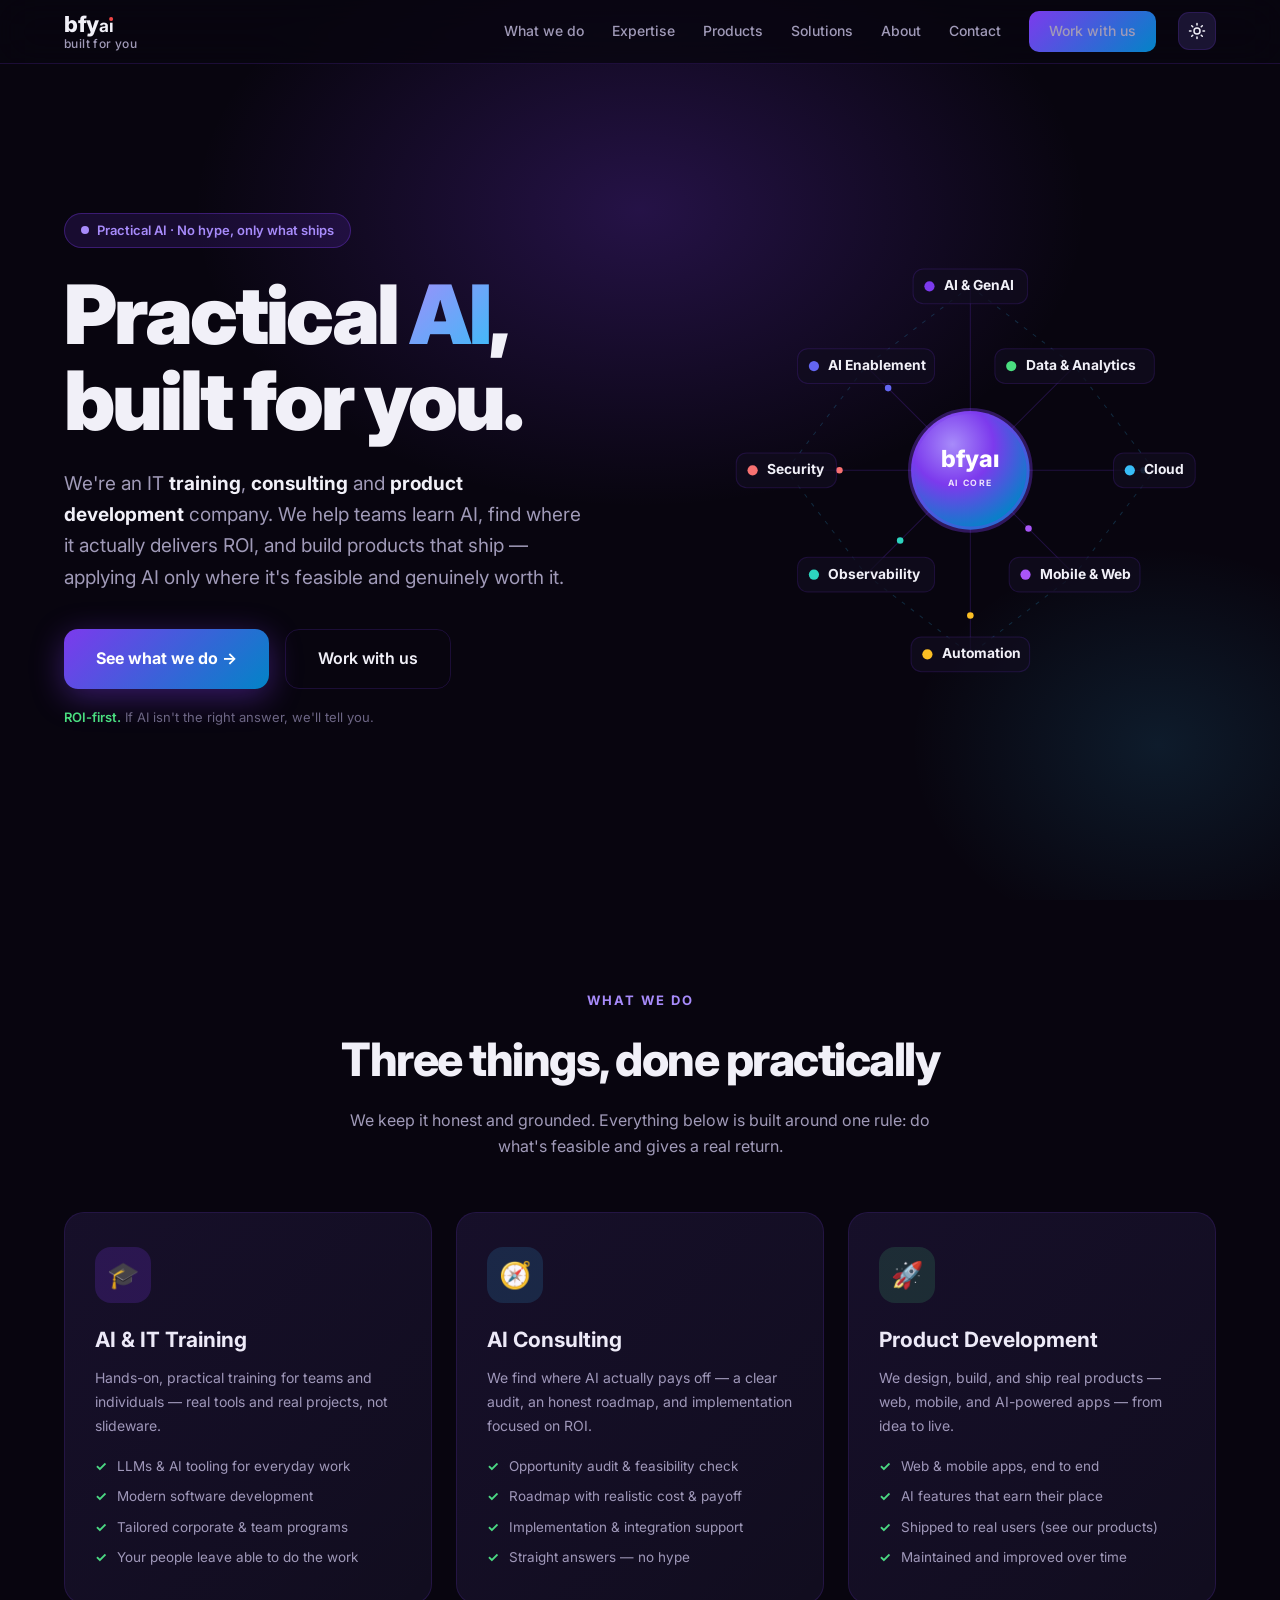
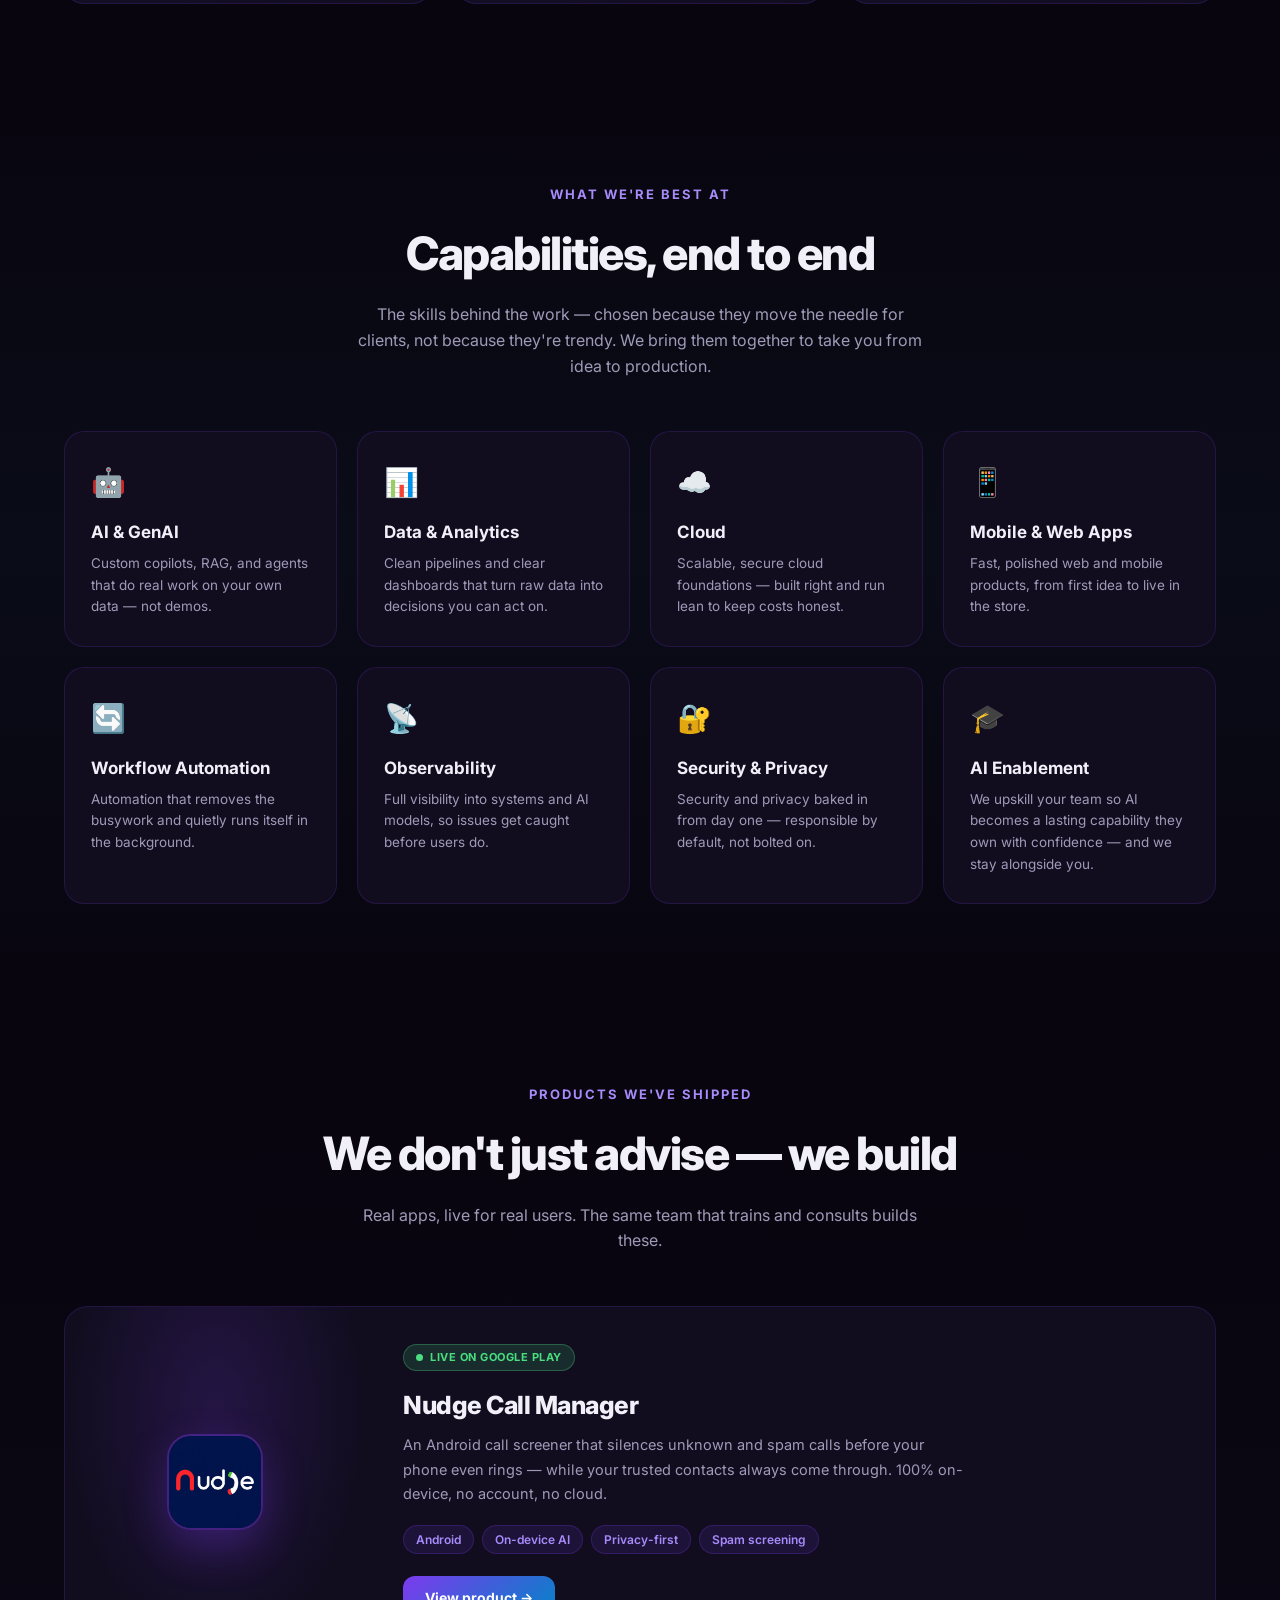
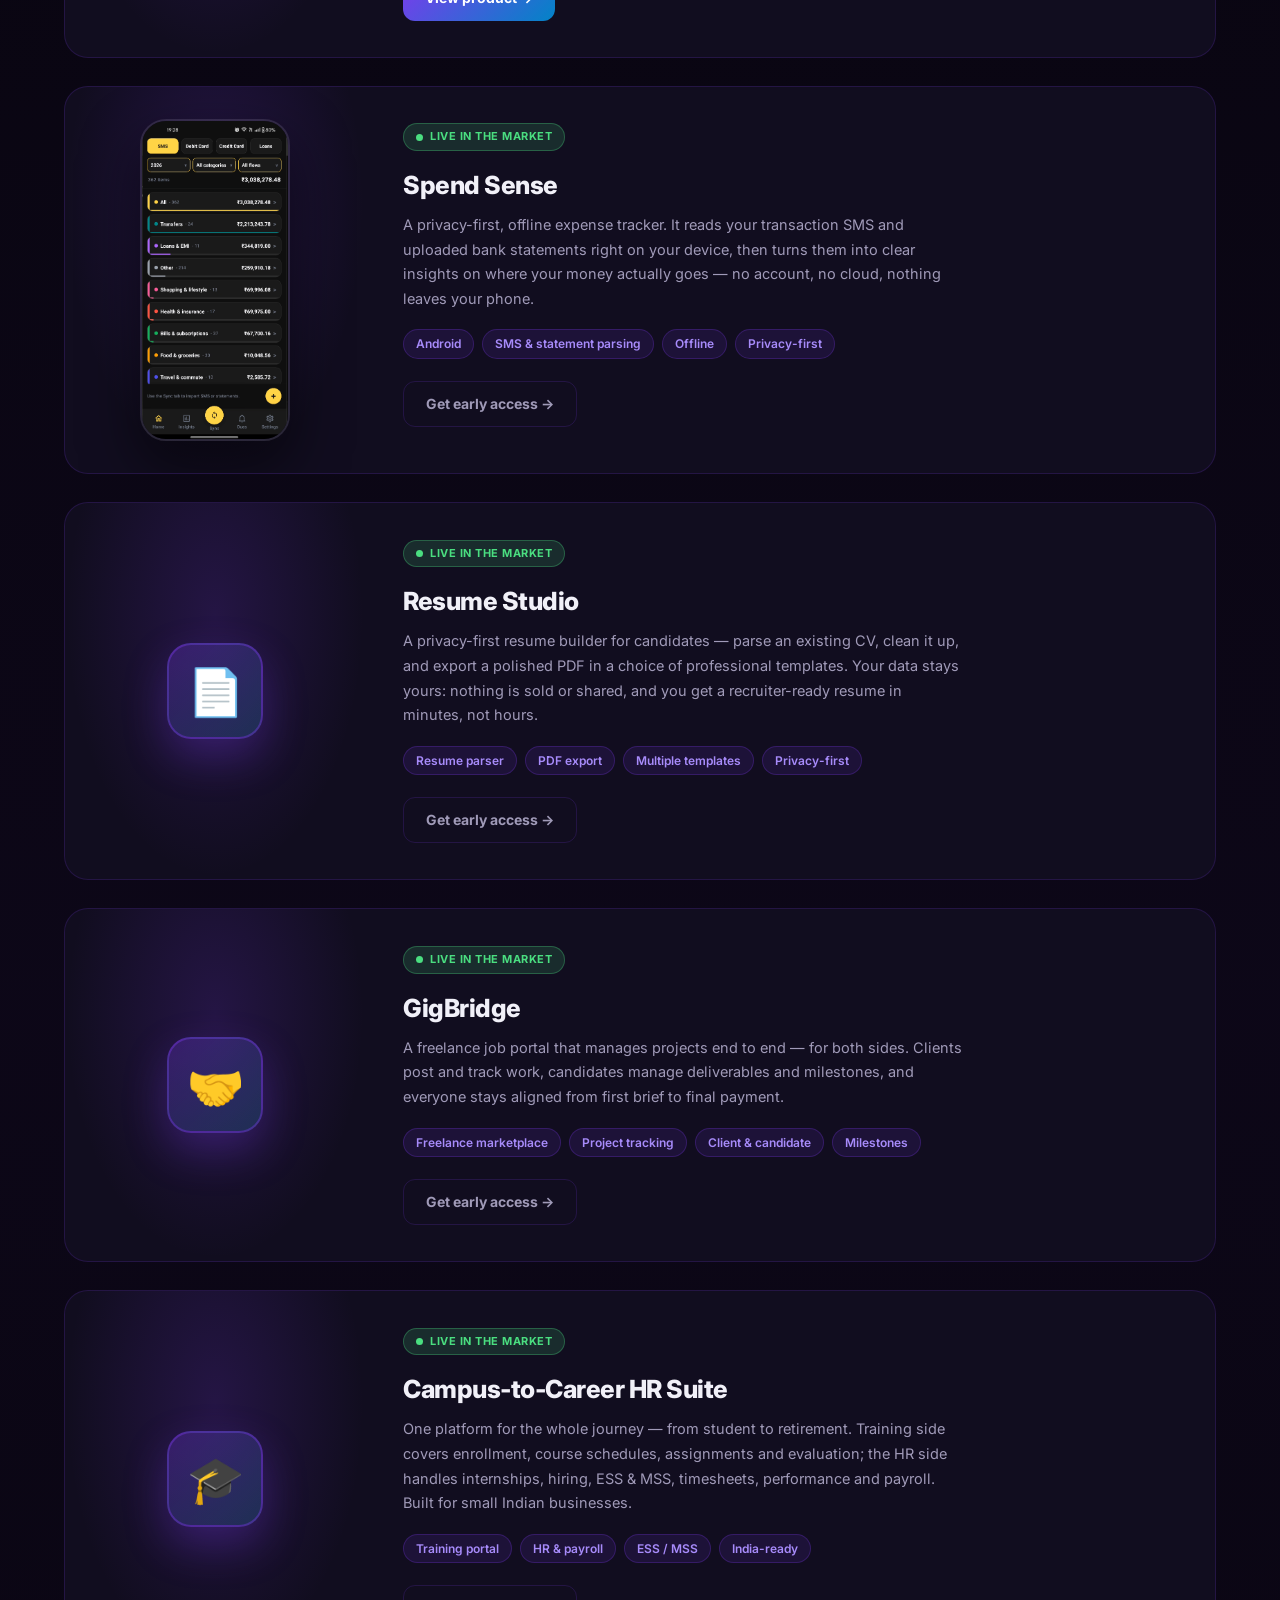
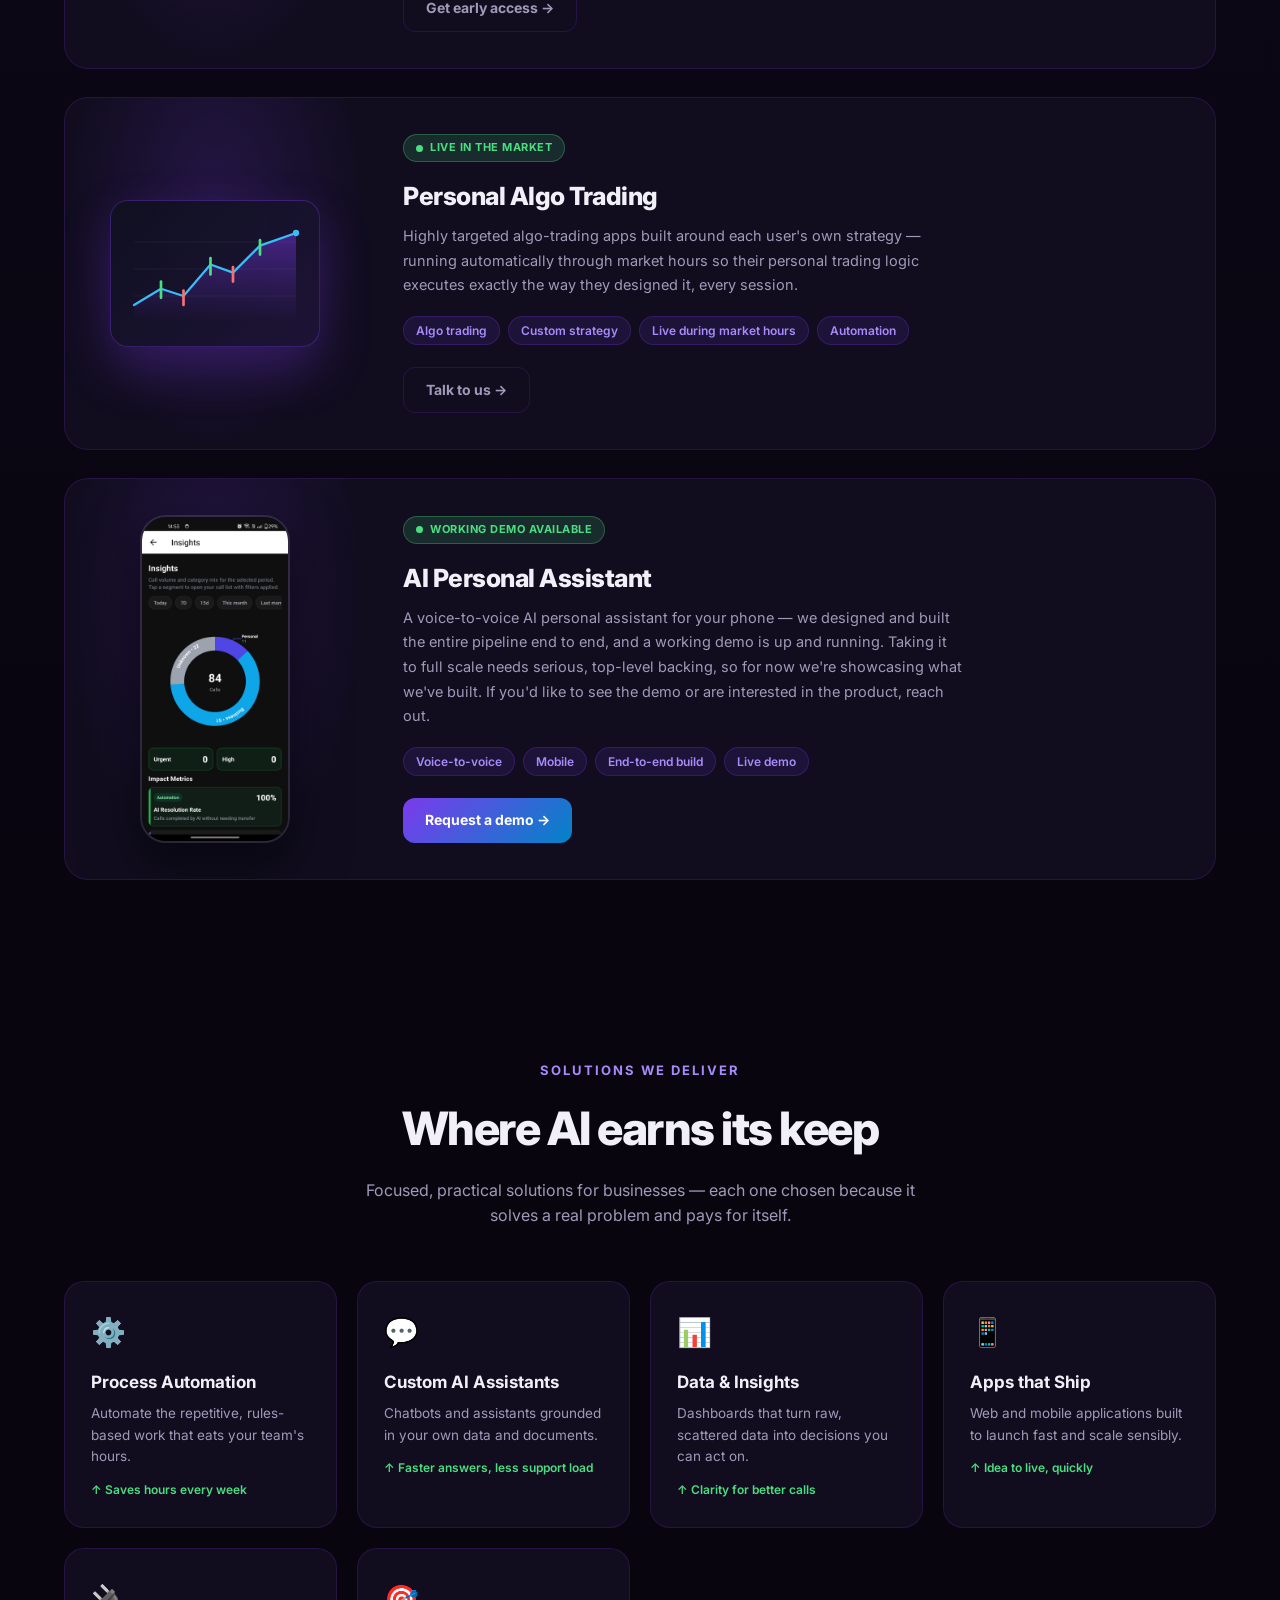
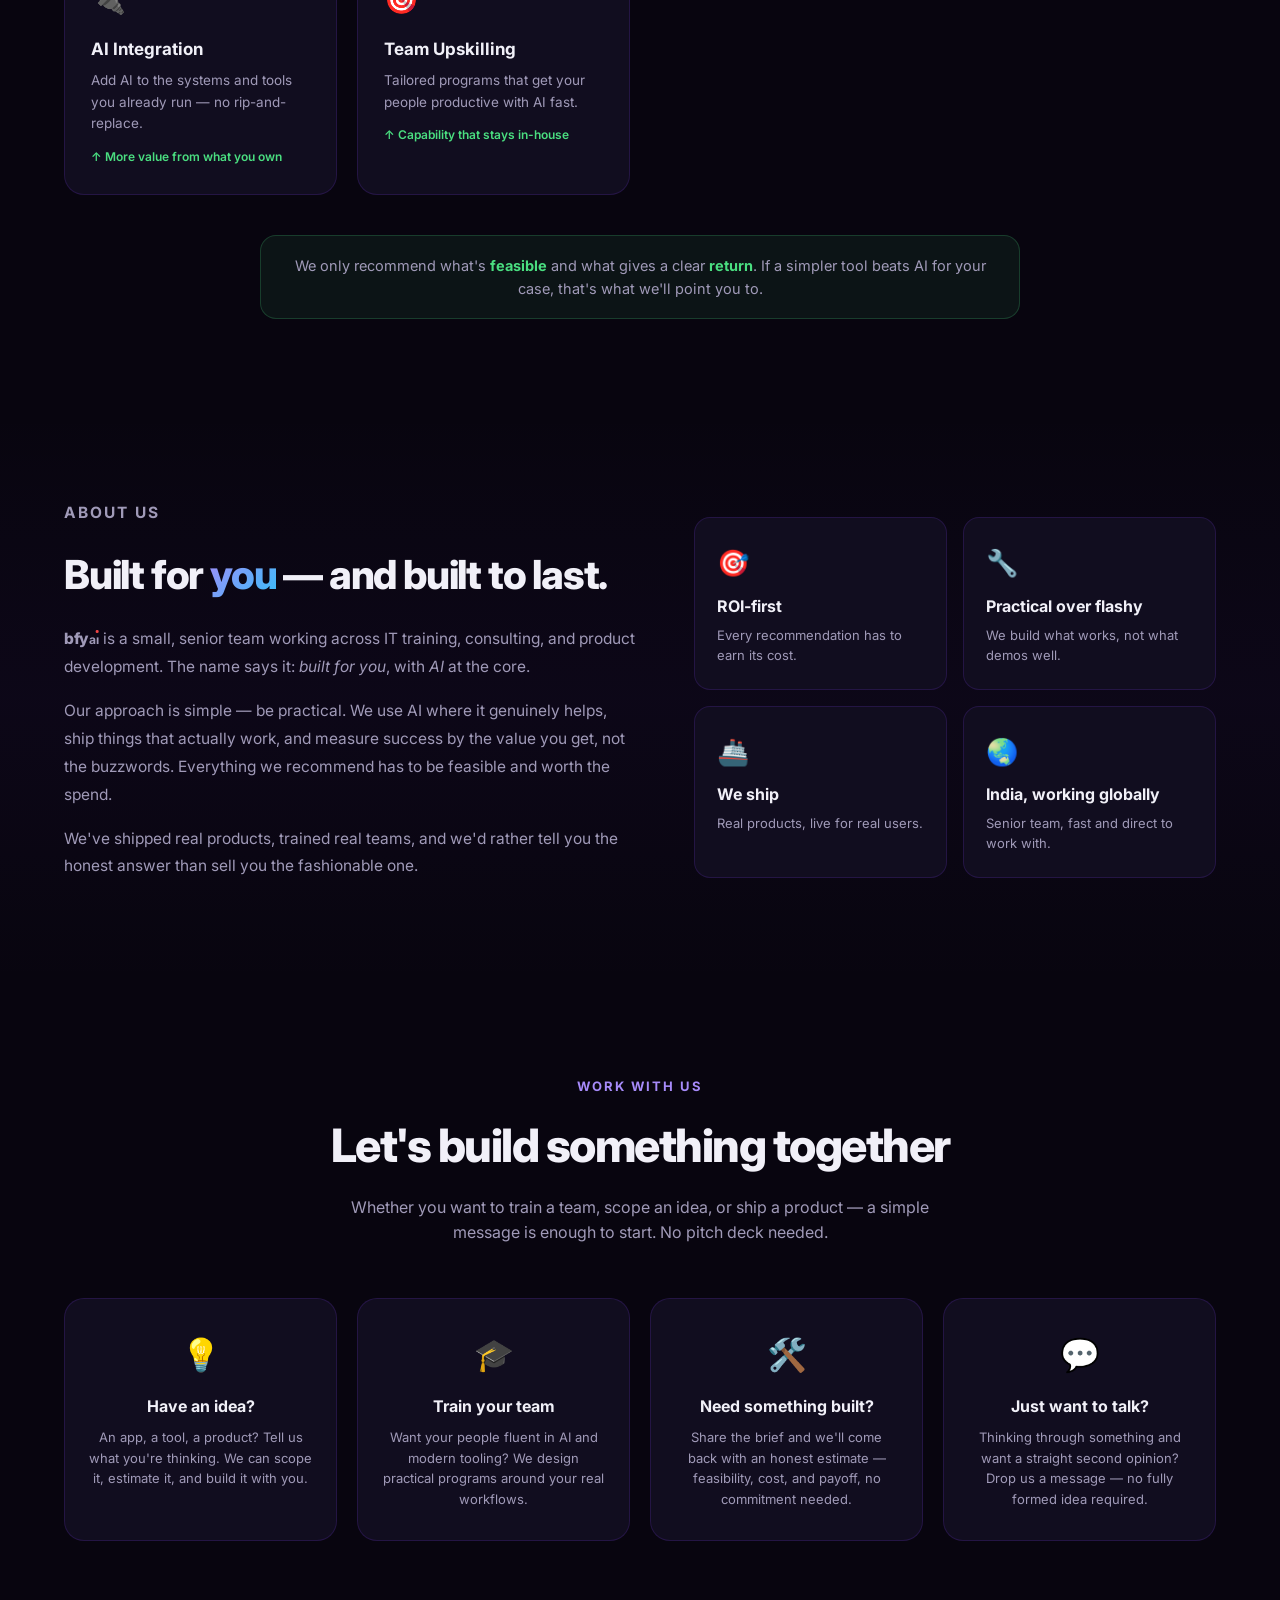
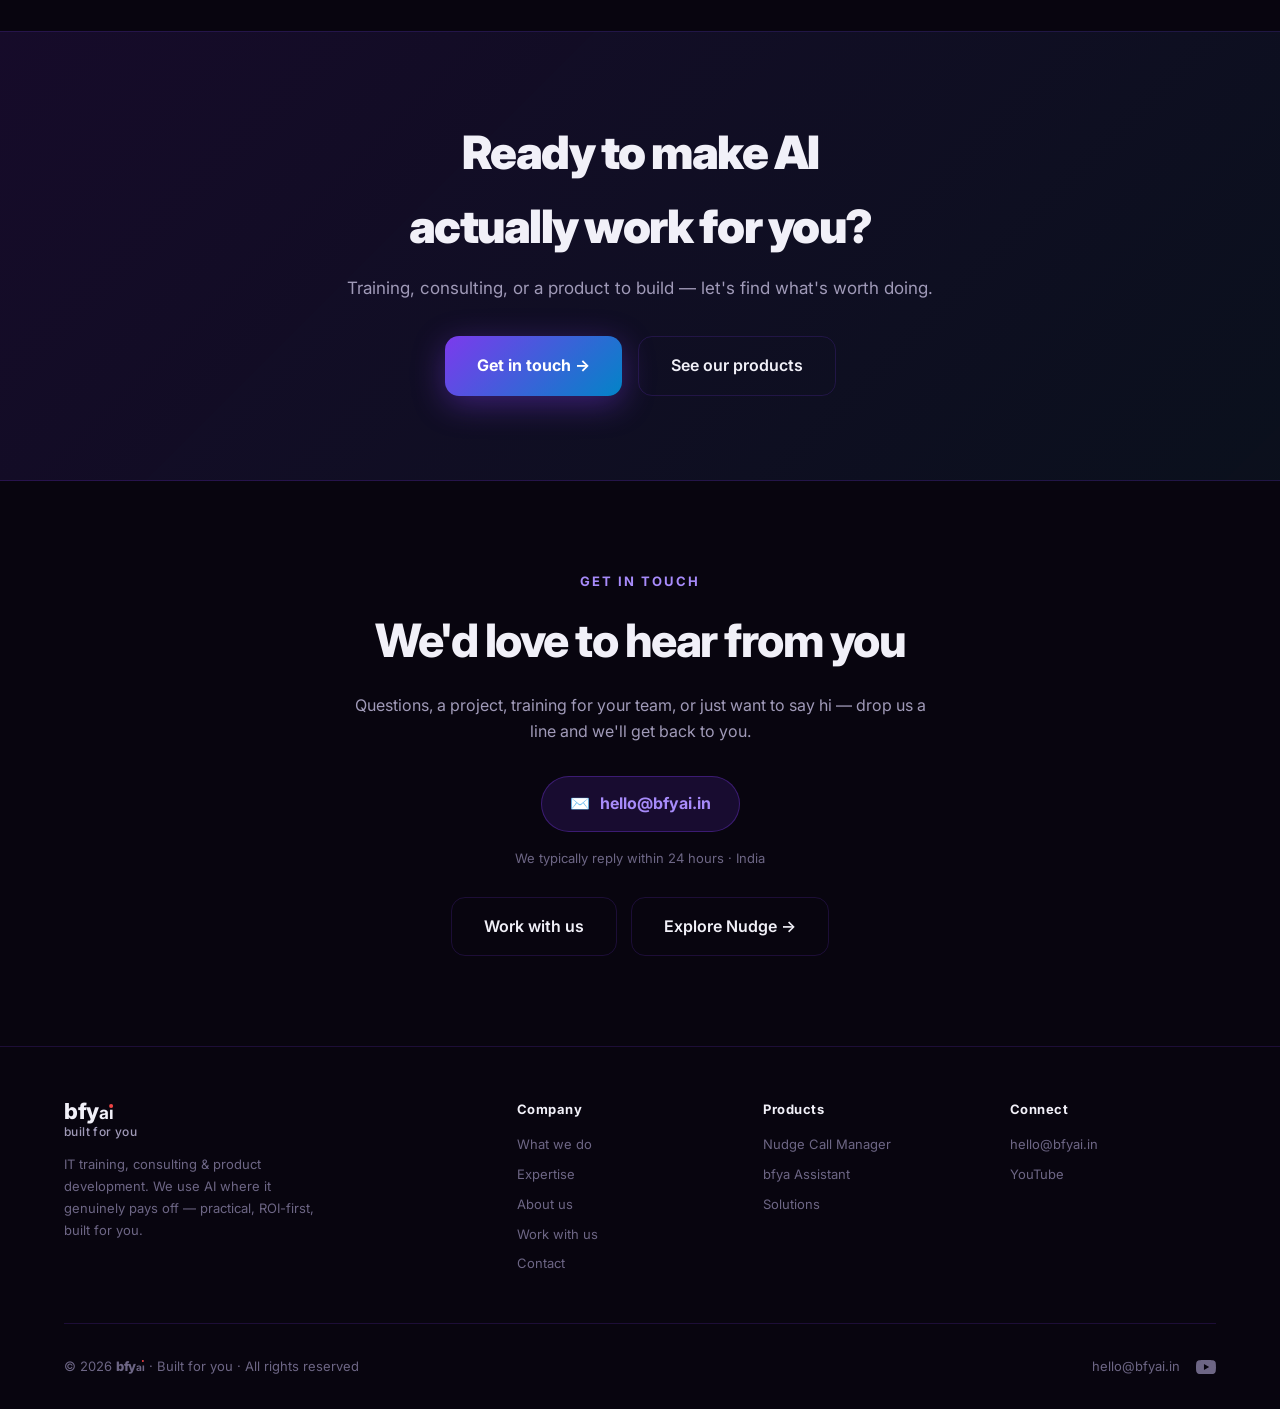
<file: index.html>
<!DOCTYPE html>
<html lang="en">
<head>
<meta charset="UTF-8" />
<script>
  // Apply saved theme before paint to avoid a flash
  (function () {
    try {
      if (localStorage.getItem('theme') === 'light') {
        document.documentElement.setAttribute('data-theme', 'light');
      }
    } catch (e) {}
  })();
</script>
<meta name="viewport" content="width=device-width, initial-scale=1.0" />
<title>bfyai - built for you</title>
<meta name="description" content="bfyaı is an IT training, consulting and product development company. We help teams learn AI, find where it actually delivers ROI, and build products that ship — practical, not hype. Built for you." />
<meta property="og:title" content="bfyaı — Practical AI, built for you" />
<meta property="og:description" content="IT training, consulting and product development. We use AI where it genuinely pays off." />
<meta property="og:type" content="website" />
<meta property="og:url" content="https://bfyai.in" />
<link rel="canonical" href="https://bfyai.in" />
<link rel="preconnect" href="https://fonts.googleapis.com" />
<link rel="preconnect" href="https://fonts.gstatic.com" crossorigin />
<link href="https://fonts.googleapis.com/css2?family=Inter:wght@300;400;500;600;700;800;900&display=swap" rel="stylesheet" />
<style>
  *, *::before, *::after { box-sizing: border-box; margin: 0; padding: 0; }
  :root {
    --purple: #7c3aed;
    --purple-lt: #a78bfa;
    --purple-dk: #4c1d95;
    --sky: #38bdf8;
    --sky-dk: #0284c7;
    --green: #4ade80;
    --red: #f87171;
    --amber: #fbbf24;
    --bg: #08050f;
    --surface: #110d1f;
    --surface2: #1a1432;
    --border: rgba(124,58,237,0.18);
    --text: #f1f0f8;
    --text2: #a09ab8;
    --text3: #6d6685;
    --glass: rgba(17,13,31,0.72);
    --nav-bg: rgba(8,5,15,0.8);
    --nav-shadow: 0 4px 32px rgba(0,0,0,0.4);
    --radius: 20px;
    color-scheme: dark;
  }
  /* ── LIGHT THEME ──────────────────────────── */
  :root[data-theme="light"] {
    --purple-lt: #6d28d9;
    --bg: #f5f4fb;
    --surface: #ffffff;
    --surface2: #efecf7;
    --border: rgba(124,58,237,0.20);
    --text: #191430;
    --text2: #564f6d;
    --text3: #8a839c;
    --glass: rgba(255,255,255,0.78);
    --nav-bg: rgba(245,244,251,0.85);
    --nav-shadow: 0 6px 28px rgba(124,58,237,0.15);
    color-scheme: light;
  }
  html { scroll-behavior: smooth; }
  body {
    font-family: 'Inter', sans-serif;
    background: var(--bg);
    color: var(--text);
    overflow-x: hidden;
    line-height: 1.6;
    transition: background-color .3s ease, color .3s ease;
  }

  /* ── BRAND MARK — bfy + small ai + red i ──────── */
  .bm { font-weight: 800; letter-spacing: -0.3px; }
  .bm small { font-size: 0.78em; font-weight: 700; }
  .bm .ri { display: inline-block; position: relative; }
  .bm .ri::after { content: ''; position: absolute; width: 0.22em; height: 0.22em; background: #ef4444; border-radius: 50%; top: 0.06em; left: 50%; transform: translateX(-50%); }

  /* ── NAV ──────────────────────────────────── */
  nav {
    position: fixed; top: 0; left: 0; right: 0; z-index: 100;
    display: flex; align-items: center; justify-content: space-between;
    padding: 0 5vw;
    height: 64px;
    backdrop-filter: blur(20px);
    background: var(--nav-bg);
    border-bottom: 1px solid var(--border);
    transition: background-color .3s, box-shadow .3s, border-color .3s;
  }
  #nav.scrolled { box-shadow: var(--nav-shadow); }
  .nav-right { display: flex; align-items: center; gap: 22px; }
  .theme-toggle {
    width: 38px; height: 38px; flex-shrink: 0; border-radius: 11px;
    display: inline-flex; align-items: center; justify-content: center;
    background: var(--surface2); border: 1px solid var(--border);
    color: var(--text); cursor: pointer;
    transition: background .2s, border-color .2s, transform .2s, color .2s;
  }
  .theme-toggle:hover { transform: translateY(-1px); border-color: rgba(124,58,237,0.5); color: var(--purple-lt); }
  .theme-toggle svg { width: 18px; height: 18px; display: block; }
  .theme-toggle .icon-moon { display: none; }
  :root[data-theme="light"] .theme-toggle .icon-sun { display: none; }
  :root[data-theme="light"] .theme-toggle .icon-moon { display: block; }
  .nav-logo { display: flex; align-items: center; gap: 11px; text-decoration: none; }
  .nav-logo-mark {
    width: 44px; height: 44px; border-radius: 12px; flex-shrink: 0;
    display: flex; align-items: center; justify-content: center;
    background: linear-gradient(135deg, var(--purple), var(--sky-dk));
    font-size: 17px; color: #fff; box-shadow: 0 6px 18px rgba(124,58,237,0.4);
  }
  .nav-logo-text { font-size: 22px; font-weight: 800; color: var(--text); letter-spacing: -0.3px; line-height: 1.15; }
  .nav-logo-text .sub { display: block; font-size: 12px; font-weight: 500; color: var(--text2); letter-spacing: 0.4px; }
  .nav-links { display: flex; align-items: center; gap: 28px; }
  .nav-links a { color: var(--text2); text-decoration: none; font-size: 14px; font-weight: 500; transition: color .2s; }
  .nav-links a:hover { color: var(--text); }
  .nav-cta {
    background: linear-gradient(135deg, var(--purple), var(--sky-dk));
    color: #fff; border: none; padding: 9px 20px; border-radius: 10px;
    font-size: 14px; font-weight: 600; cursor: pointer; text-decoration: none;
    transition: opacity .2s, transform .2s;
  }
  .nav-cta:hover { opacity: .85; transform: translateY(-1px); }
  .nav-menu-btn { display: none; background: none; border: none; cursor: pointer; color: var(--text); font-size: 22px; }

  /* ── BUTTONS ─────────────────────────────── */
  .btn-primary {
    background: linear-gradient(135deg, var(--purple), var(--sky-dk));
    color: #fff; text-decoration: none; border: none;
    padding: 16px 32px; border-radius: 14px; font-size: 16px; font-weight: 700;
    cursor: pointer; display: inline-flex; align-items: center; gap: 8px;
    transition: transform .2s, box-shadow .2s;
    box-shadow: 0 8px 32px rgba(124,58,237,0.4);
  }
  .btn-primary:hover { transform: translateY(-2px); box-shadow: 0 12px 40px rgba(124,58,237,0.55); }
  .btn-secondary {
    background: transparent; color: var(--text);
    border: 1px solid var(--border); text-decoration: none;
    padding: 16px 32px; border-radius: 14px; font-size: 16px; font-weight: 600;
    cursor: pointer; display: inline-flex; align-items: center; gap: 8px;
    transition: background .2s, border-color .2s;
  }
  .btn-secondary:hover { background: rgba(124,58,237,0.1); border-color: rgba(124,58,237,0.4); }

  /* ── HERO ─────────────────────────────────── */
  .hero {
    min-height: 100vh;
    display: flex; flex-direction: column; align-items: center; justify-content: center;
    padding: 100px 5vw 60px;
    position: relative; overflow: hidden;
  }
  .hero-inner {
    display: grid; grid-template-columns: 3fr 2.4fr;
    column-gap: 48px; row-gap: 0; align-items: center;
    max-width: 1280px; width: 100%;
  }
  .hero-badge-wrap, .hero-badge { grid-column: 1; grid-row: 1; align-self: end; justify-self: start; }
  .hero-text { grid-column: 1; grid-row: 2; align-self: start; text-align: left; }
  .hero-core-wrap-pos { }
  .hero-inner > .hero-core-wrap,
  .hero-inner > .hero-orbit-wrap,
  .hero-inner > .hero-net-wrap { grid-column: 2; grid-row: 1 / 3; align-self: center; }
  .hero-glow {
    position: absolute; top: -10%; left: 50%; transform: translateX(-50%);
    width: 900px; height: 600px; border-radius: 50%;
    background: radial-gradient(ellipse, rgba(124,58,237,0.25) 0%, transparent 70%);
    pointer-events: none;
  }
  .hero-glow2 {
    position: absolute; bottom: -5%; right: -10%;
    width: 500px; height: 400px; border-radius: 50%;
    background: radial-gradient(ellipse, rgba(56,189,248,0.12) 0%, transparent 70%);
    pointer-events: none;
  }
  .hero-badge {
    display: inline-flex; align-items: center; gap: 8px;
    background: rgba(124,58,237,0.15); border: 1px solid rgba(124,58,237,0.35);
    border-radius: 100px; padding: 6px 16px;
    font-size: 13px; font-weight: 600; color: var(--purple-lt);
    margin-bottom: 24px;
    animation: fadeUp .6s ease both;
  }
  .hero-badge-dot { width: 8px; height: 8px; border-radius: 50%; background: var(--purple-lt); animation: pulse 2s infinite; }
  .hero h1 {
    font-size: clamp(40px, 6.4vw, 82px); font-weight: 900; line-height: 1.05;
    letter-spacing: -3px; margin-bottom: 24px;
    animation: fadeUp .7s .1s ease both;
  }
  .hero h1 .grad {
    background: linear-gradient(135deg, var(--purple-lt) 0%, var(--sky) 100%);
    -webkit-background-clip: text; -webkit-text-fill-color: transparent; background-clip: text;
  }
  .hero-sub {
    font-size: clamp(15px, 1.6vw, 19px); color: var(--text2); max-width: 520px;
    margin: 0 0 36px; font-weight: 400; line-height: 1.65;
    animation: fadeUp .7s .2s ease both;
  }
  .hero-actions { display: flex; gap: 16px; justify-content: flex-start; flex-wrap: wrap; animation: fadeUp .7s .3s ease both; }
  .hero-trial { margin-top: 18px; font-size: 13px; color: var(--text3); animation: fadeUp .7s .4s ease both; }
  .hero-trial span { color: var(--green); font-weight: 600; }

  /* ── HERO AI-CORE VISUAL ───────────────────── */
  .hero-core-wrap {
    position: relative; width: 100%; max-width: 460px; margin: 0 auto;
    aspect-ratio: 1 / 1; display: flex; align-items: center; justify-content: center;
    animation: fadeUp .8s .4s ease both;
  }
  /* orbit ring the nodes sit on */
  .hc-orbit {
    position: absolute; top: 50%; left: 50%; transform: translate(-50%,-50%);
    width: 78%; height: 78%; border-radius: 50%;
    border: 1px dashed rgba(124,58,237,0.28);
  }
  /* pulsing radar rings from the core */
  .hc-pulse {
    position: absolute; top: 50%; left: 50%;
    width: 150px; height: 150px; border-radius: 50%;
    border: 1.5px solid rgba(124,58,237,0.5);
    transform: translate(-50%,-50%);
  }
  .hc-pulse.p1 { animation: corePulse 3.2s ease-out infinite; }
  .hc-pulse.p2 { animation: corePulse 3.2s ease-out 1.05s infinite; }
  .hc-pulse.p3 { animation: corePulse 3.2s ease-out 2.1s infinite; }
  @keyframes corePulse {
    from { transform: translate(-50%,-50%) scale(.55); opacity: .7; }
    to   { transform: translate(-50%,-50%) scale(2.1); opacity: 0; }
  }
  /* central AI core */
  .hc-core {
    position: relative; z-index: 3;
    width: 150px; height: 150px; border-radius: 50%;
    display: flex; flex-direction: column; align-items: center; justify-content: center;
    background: radial-gradient(circle at 35% 30%, var(--purple-lt), var(--purple) 45%, var(--sky-dk) 100%);
    box-shadow: 0 0 0 6px rgba(124,58,237,0.12), 0 0 60px rgba(124,58,237,0.55);
    animation: coreFloat 5s ease-in-out infinite;
  }
  @keyframes coreFloat { 0%,100% { transform: translateY(0); } 50% { transform: translateY(-10px); } }
  .hc-core .ai { font-size: 40px; font-weight: 900; letter-spacing: -2px; color: #fff; line-height: 1; }
  .hc-core .lbl { font-size: 10px; font-weight: 600; letter-spacing: 1.5px; text-transform: uppercase; color: rgba(255,255,255,0.85); margin-top: 4px; }
  /* offering nodes */
  .hc-node {
    position: absolute; z-index: 4;
    display: flex; align-items: center; gap: 10px;
    background: var(--glass); backdrop-filter: blur(10px);
    border: 1px solid var(--border); border-radius: 14px;
    padding: 11px 16px 11px 12px;
    box-shadow: 0 14px 36px rgba(0,0,0,0.45);
    transition: transform .3s, border-color .3s;
  }
  .hc-node:hover { transform: translateY(-4px) scale(1.04); border-color: rgba(124,58,237,0.5); }
  .hc-node .ni { width: 38px; height: 38px; border-radius: 11px; flex-shrink: 0; display: flex; align-items: center; justify-content: center; font-size: 19px; }
  .hc-node .ni.p { background: rgba(124,58,237,0.22); }
  .hc-node .ni.s { background: rgba(56,189,248,0.18); }
  .hc-node .ni.g { background: rgba(74,222,128,0.18); }
  .hc-node strong { display: block; font-size: 14.5px; font-weight: 700; line-height: 1.25; }
  .hc-node span { font-size: 12px; color: var(--text2); }
  .hc-node.n-top   { top: 2%;  left: 50%; transform: translateX(-50%); }
  .hc-node.n-left  { bottom: 12%; left: -4%; }
  .hc-node.n-right { bottom: 12%; right: -4%; }

  /* ── HERO ORBIT VISUAL (NEW) ───────────────── */
  .hero-orbit-wrap {
    position: relative; width: 100%; max-width: 500px; margin: 0 auto;
    aspect-ratio: 1 / 1; display: flex; align-items: center; justify-content: center;
    --R: 178px;
    animation: fadeUp .8s .4s ease both;
  }
  /* concentric guide rings */
  .ho-ring {
    position: absolute; top: 50%; left: 50%; transform: translate(-50%,-50%);
    border-radius: 50%; pointer-events: none;
  }
  .ho-ring.r1 { width: 90%; height: 90%; border: 1px solid rgba(124,58,237,0.16); }
  .ho-ring.r2 {
    width: 64%; height: 64%; border: 1px dashed rgba(56,189,248,0.22);
    animation: hoSpin 48s linear infinite reverse;
  }
  /* radar pulses from the core */
  .ho-pulse {
    position: absolute; top: 50%; left: 50%; width: 128px; height: 128px;
    border-radius: 50%; border: 1.5px solid rgba(124,58,237,0.45);
    transform: translate(-50%,-50%); pointer-events: none;
    animation: hoPulse 3.6s ease-out infinite;
  }
  @keyframes hoPulse {
    from { transform: translate(-50%,-50%) scale(.5); opacity: .6; }
    to   { transform: translate(-50%,-50%) scale(2.3); opacity: 0; }
  }
  /* spinning orbit that carries the chips */
  .ho-orbit {
    position: absolute; top: 50%; left: 50%; width: 0; height: 0;
    animation: hoSpin 36s linear infinite;
  }
  @keyframes hoSpin    { to { transform: rotate(360deg); } }
  @keyframes hoSpinRev { to { transform: rotate(-360deg); } }
  .ho-node {
    position: absolute; top: 0; left: 0;
    transform: rotate(var(--a)) translateY(calc(-1 * var(--R)));
  }
  /* spoke from core to each node */
  .ho-node::before {
    content: ''; position: absolute; top: 0; left: 0;
    width: 2px; height: var(--R); margin-left: -1px;
    background: linear-gradient(to bottom, rgba(124,58,237,0) 0%, rgba(124,58,237,0.5) 100%);
  }
  .ho-rot  { transform: rotate(calc(-1 * var(--a))); }
  .ho-spin { animation: hoSpinRev 36s linear infinite; }
  .ho-card {
    position: absolute; top: 0; left: 0; transform: translate(-50%,-50%);
    display: flex; align-items: center; gap: 8px; white-space: nowrap;
    background: var(--glass); backdrop-filter: blur(10px);
    border: 1px solid var(--border); border-radius: 12px;
    padding: 8px 13px 8px 9px;
    box-shadow: 0 12px 30px rgba(0,0,0,0.4);
    transition: border-color .25s, box-shadow .25s;
  }
  .ho-card:hover { border-color: rgba(124,58,237,0.55); box-shadow: 0 16px 38px rgba(124,58,237,0.3); }
  .ho-ico {
    width: 30px; height: 30px; border-radius: 9px; flex-shrink: 0;
    display: flex; align-items: center; justify-content: center; font-size: 16px;
  }
  .ho-card b { font-size: 12.5px; font-weight: 700; letter-spacing: -.2px; color: var(--text); }
  .c-ai     { background: rgba(124,58,237,0.22); }
  .c-data   { background: rgba(74,222,128,0.18); }
  .c-cloud  { background: rgba(56,189,248,0.20); }
  .c-apps   { background: rgba(168,85,247,0.22); }
  .c-flow   { background: rgba(251,191,36,0.18); }
  .c-obs    { background: rgba(45,212,191,0.20); }
  .c-sec    { background: rgba(248,113,113,0.18); }
  .c-enable { background: rgba(99,102,241,0.22); }
  /* central AI core */
  .ho-core {
    position: relative; z-index: 5;
    width: 128px; height: 128px; border-radius: 50%;
    display: flex; flex-direction: column; align-items: center; justify-content: center;
    background: radial-gradient(circle at 35% 28%, var(--purple-lt), var(--purple) 46%, var(--sky-dk) 100%);
    box-shadow: 0 0 0 6px rgba(124,58,237,0.12), 0 0 56px rgba(124,58,237,0.55);
    animation: coreFloat 5s ease-in-out infinite;
  }
  .ho-core .cmark { font-size: 25px; font-weight: 800; letter-spacing: -.5px; color: #fff; line-height: 1; }
  .ho-core .cmark small { font-size: 0.78em; font-weight: 700; }
  .ho-core .clbl { font-size: 9px; font-weight: 700; letter-spacing: 1.6px; text-transform: uppercase; color: rgba(255,255,255,0.85); margin-top: 6px; }
  @media (prefers-reduced-motion: reduce) {
    .ho-orbit, .ho-spin, .ho-ring.r2, .ho-pulse, .ho-core { animation: none; }
  }

  /* ── HERO NEURAL NETWORK VISUAL (same nodes, different representation) ── */
  .hero-net-wrap {
    position: relative; width: 100%; max-width: 500px; margin: 0 auto;
    aspect-ratio: 1 / 1; animation: fadeUp .8s .4s ease both;
  }
  .hero-net-wrap svg { width: 100%; height: 100%; display: block; overflow: visible; }
  .net-link  { fill: none; stroke: rgba(124,58,237,0.22); stroke-width: 1; }
  .net-mesh  { fill: none; stroke: rgba(56,189,248,0.20); stroke-width: 1; stroke-dasharray: 4 7; animation: netFlow 9s linear infinite; }
  @keyframes netFlow { to { stroke-dashoffset: -110; } }
  .net-rect  { fill: var(--glass); stroke: var(--border); stroke-width: 1; }
  .net-label { font-family: 'Inter', sans-serif; font-weight: 700; font-size: 13.5px; fill: var(--text); }
  .net-core-mark { font-family: 'Inter', sans-serif; font-weight: 800; font-size: 23px; fill: #fff; }
  .net-core-lbl  { font-family: 'Inter', sans-serif; font-weight: 700; font-size: 8.5px; letter-spacing: 1.6px; fill: rgba(255,255,255,0.85); }
  .net-node { animation: netNodePulse 4s ease-in-out infinite; }
  @keyframes netNodePulse { 0%,100% { transform: translateY(0); } 50% { transform: translateY(-3px); } }
  .net-core-g { transform-box: fill-box; transform-origin: center; animation: coreFloat 5s ease-in-out infinite; }
  @media (prefers-reduced-motion: reduce) {
    .net-mesh, .net-node, .net-core-g { animation: none; }
  }

  /* ── SECTION SHELL ─────────────────────────── */
  section.block { padding: 90px 5vw; position: relative; }
  .block-inner { max-width: 1180px; margin: 0 auto; }
  .section-label {
    text-align: center; font-size: 13px; font-weight: 700; letter-spacing: 2px;
    color: var(--purple-lt); text-transform: uppercase; margin-bottom: 12px;
  }
  .section-title {
    text-align: center; font-size: clamp(28px, 4vw, 46px); font-weight: 800;
    letter-spacing: -1.5px; margin-bottom: 12px;
  }
  .section-sub {
    text-align: center; color: var(--text2); font-size: 16px; max-width: 580px;
    margin: 0 auto 52px;
  }

  /* ── OFFERINGS (What we do) ─────────────────── */
  .offer-grid { display: grid; grid-template-columns: repeat(auto-fit, minmax(280px, 1fr)); gap: 24px; }
  .offer-card {
    background: var(--surface); border: 1px solid var(--border);
    border-radius: var(--radius); padding: 34px 30px;
    position: relative; overflow: hidden;
    transition: transform .3s, border-color .3s, box-shadow .3s;
  }
  .offer-card::before {
    content: ''; position: absolute; inset: 0; pointer-events: none;
    background: linear-gradient(135deg, rgba(124,58,237,0.05), transparent);
  }
  .offer-card:hover { transform: translateY(-6px); border-color: rgba(124,58,237,0.45); box-shadow: 0 24px 56px rgba(124,58,237,0.16); }
  .offer-card .ic {
    width: 56px; height: 56px; border-radius: 16px;
    display: flex; align-items: center; justify-content: center;
    font-size: 26px; margin-bottom: 20px;
  }
  .ic.p { background: rgba(124,58,237,0.2); }
  .ic.s { background: rgba(56,189,248,0.15); }
  .ic.g { background: rgba(74,222,128,0.15); }
  .offer-card h3 { font-size: 21px; font-weight: 700; margin-bottom: 10px; }
  .offer-card > p { font-size: 14px; color: var(--text2); line-height: 1.7; margin-bottom: 18px; }
  .offer-list { list-style: none; display: flex; flex-direction: column; gap: 9px; }
  .offer-list li { display: flex; align-items: flex-start; gap: 10px; font-size: 13.5px; color: var(--text2); }
  .offer-list li .ck { color: var(--green); flex-shrink: 0; font-weight: 700; }

  /* ── PRODUCTS ──────────────────────────────── */
  .product-row { display: flex; flex-direction: column; gap: 28px; }
  .product-card {
    display: grid; grid-template-columns: 300px 1fr; gap: 0;
    background: var(--surface); border: 1px solid var(--border);
    border-radius: 24px; overflow: hidden;
    transition: transform .3s, border-color .3s, box-shadow .3s;
  }
  .product-card:hover { transform: translateY(-4px); border-color: rgba(124,58,237,0.45); box-shadow: 0 24px 60px rgba(124,58,237,0.18); }
  .product-media {
    background: radial-gradient(ellipse at 50% 30%, rgba(124,58,237,0.18) 0%, transparent 70%);
    display: flex; align-items: center; justify-content: center;
    padding: 32px; position: relative;
  }
  .product-shot {
    width: 150px; border-radius: 26px;
    border: 2px solid rgba(255,255,255,0.1);
    box-shadow: 0 24px 56px rgba(0,0,0,0.55);
    object-fit: cover;
  }
  .product-logo {
    width: 96px; height: 96px; border-radius: 24px; object-fit: cover;
    border: 2px solid rgba(124,58,237,0.4); box-shadow: 0 18px 44px rgba(124,58,237,0.3);
  }
  .product-glyph {
    width: 96px; height: 96px; border-radius: 24px;
    display: flex; align-items: center; justify-content: center;
    font-size: 46px; line-height: 1;
    background: linear-gradient(135deg, rgba(124,58,237,0.28), rgba(56,189,248,0.18));
    border: 2px solid rgba(124,58,237,0.4); box-shadow: 0 18px 44px rgba(124,58,237,0.3);
  }
  .product-chart {
    width: 210px; border-radius: 18px;
    background: linear-gradient(135deg, rgba(15,17,32,0.95), rgba(30,20,55,0.95));
    border: 1px solid rgba(124,58,237,0.35); box-shadow: 0 22px 50px rgba(124,58,237,0.28);
    padding: 14px; display: block;
  }
  .product-body { padding: 36px 38px; }
  .product-status {
    display: inline-flex; align-items: center; gap: 7px;
    font-size: 11px; font-weight: 700; letter-spacing: .5px; text-transform: uppercase;
    padding: 4px 12px; border-radius: 100px; margin-bottom: 14px;
  }
  .product-status.live { background: rgba(74,222,128,0.15); border: 1px solid rgba(74,222,128,0.3); color: var(--green); }
  .product-status.soon { background: rgba(251,191,36,0.12); border: 1px solid rgba(251,191,36,0.3); color: var(--amber); }
  .product-status .dot { width: 7px; height: 7px; border-radius: 50%; background: currentColor; }
  .product-body h3 { font-size: 25px; font-weight: 800; letter-spacing: -.5px; margin-bottom: 8px; }
  .product-body > p { font-size: 14.5px; color: var(--text2); line-height: 1.7; margin-bottom: 18px; max-width: 560px; }
  .product-tags { display: flex; flex-wrap: wrap; gap: 8px; margin-bottom: 22px; }
  .product-tags span {
    font-size: 12px; font-weight: 600; color: var(--purple-lt);
    background: rgba(124,58,237,0.12); border: 1px solid rgba(124,58,237,0.25);
    padding: 4px 12px; border-radius: 100px;
  }
  .product-link {
    display: inline-flex; align-items: center; gap: 8px;
    color: #fff; text-decoration: none; font-size: 14px; font-weight: 700;
    background: linear-gradient(135deg, var(--purple), var(--sky-dk));
    padding: 11px 22px; border-radius: 12px;
    transition: transform .2s, box-shadow .2s;
  }
  .product-link:hover { transform: translateY(-2px); box-shadow: 0 10px 28px rgba(124,58,237,0.4); }
  .product-link.ghost { background: transparent; border: 1px solid var(--border); color: var(--text2); box-shadow: none; }
  .product-link.ghost:hover { background: rgba(124,58,237,0.1); border-color: rgba(124,58,237,0.4); color: var(--text); }

  /* ── SOLUTIONS ─────────────────────────────── */
  .sol-grid { display: grid; grid-template-columns: repeat(auto-fit, minmax(250px, 1fr)); gap: 20px; }
  .sol-card {
    background: var(--surface); border: 1px solid var(--border);
    border-radius: var(--radius); padding: 28px 26px;
    transition: transform .3s, border-color .3s;
  }
  .sol-card:hover { transform: translateY(-4px); border-color: rgba(124,58,237,0.4); }
  .sol-card .ic-sm { font-size: 28px; margin-bottom: 14px; display: block; }
  .sol-card h4 { font-size: 17px; font-weight: 700; margin-bottom: 7px; }
  .sol-card p { font-size: 13.5px; color: var(--text2); line-height: 1.6; }
  .sol-card .roi { display: block; margin-top: 12px; font-size: 12px; font-weight: 600; color: var(--green); }
  .sol-note {
    max-width: 760px; margin: 40px auto 0; text-align: center;
    background: rgba(74,222,128,0.07); border: 1px solid rgba(74,222,128,0.2);
    border-radius: 16px; padding: 18px 24px; font-size: 14.5px; color: var(--text2);
  }
  .sol-note strong { color: var(--green); }

  /* ── ABOUT ─────────────────────────────────── */
  .about-grid { display: grid; grid-template-columns: 1.1fr 1fr; gap: 56px; align-items: center; }
  .about-text h2 { font-size: clamp(26px, 3.6vw, 40px); font-weight: 800; letter-spacing: -1.2px; margin-bottom: 18px; }
  .about-text h2 .grad { background: linear-gradient(135deg, var(--purple-lt), var(--sky)); -webkit-background-clip: text; -webkit-text-fill-color: transparent; background-clip: text; }
  .about-text p { font-size: 15.5px; color: var(--text2); line-height: 1.8; margin-bottom: 16px; }
  .about-values { display: grid; grid-template-columns: 1fr 1fr; gap: 16px; }
  .value-card {
    background: var(--surface); border: 1px solid var(--border);
    border-radius: 16px; padding: 24px 22px;
    transition: transform .3s, border-color .3s;
  }
  .value-card:hover { transform: translateY(-4px); border-color: rgba(124,58,237,0.4); }
  .value-card .vi { font-size: 26px; margin-bottom: 10px; }
  .value-card h4 { font-size: 16px; font-weight: 700; margin-bottom: 5px; }
  .value-card p { font-size: 13px; color: var(--text2); line-height: 1.55; }

  /* ── WORK TOGETHER ───────────────────────── */
  .work-grid { display: grid; grid-template-columns: repeat(auto-fit, minmax(220px, 1fr)); gap: 20px; }
  .work-card {
    background: var(--surface); border: 1px solid var(--border);
    border-radius: var(--radius); padding: 30px 24px; text-align: center;
    transition: transform .3s, border-color .3s;
  }
  .work-card:hover { transform: translateY(-4px); border-color: rgba(124,58,237,0.4); }
  .work-card-icon { font-size: 32px; margin-bottom: 14px; }
  .work-card h4 { font-size: 16px; font-weight: 700; margin-bottom: 7px; }
  .work-card p { font-size: 13px; color: var(--text2); line-height: 1.6; }

  /* ── CTA BANNER ──────────────────────────── */
  section.cta-banner {
    padding: 84px 5vw; text-align: center;
    background: linear-gradient(135deg, rgba(124,58,237,0.12) 0%, rgba(56,189,248,0.06) 100%);
    border-top: 1px solid var(--border); border-bottom: 1px solid var(--border);
  }
  .cta-banner h2 { font-size: clamp(28px, 4vw, 46px); font-weight: 900; letter-spacing: -1.5px; margin-bottom: 12px; }
  .cta-banner p { font-size: 17px; color: var(--text2); margin-bottom: 34px; }

  /* ── CONTACT ──────────────────────────────── */
  section.contact { padding: 90px 5vw; }
  .contact-box { text-align: center; max-width: 620px; margin: 0 auto; }
  .contact-email {
    display: inline-flex; align-items: center; gap: 10px;
    background: rgba(124,58,237,0.15); border: 1px solid rgba(124,58,237,0.35);
    border-radius: 100px; padding: 14px 28px; margin-bottom: 16px;
    color: var(--purple-lt); font-size: 16px; font-weight: 700; text-decoration: none;
    transition: background .2s, border-color .2s;
  }
  .contact-email:hover { background: rgba(124,58,237,0.28); border-color: rgba(124,58,237,0.6); }
  .contact-meta { font-size: 13px; color: var(--text3); }
  .contact-alt { margin-top: 28px; display: flex; gap: 14px; justify-content: center; flex-wrap: wrap; }

  /* ── FOOTER ──────────────────────────────── */
  footer {
    padding: 52px 5vw 32px;
    border-top: 1px solid var(--border);
    display: grid; grid-template-columns: 2fr 1fr 1fr 1fr; gap: 40px;
    max-width: 1280px; margin: 0 auto;
  }
  .footer-brand .nav-logo { margin-bottom: 14px; display: inline-flex; }
  .footer-brand p { font-size: 13px; color: var(--text3); line-height: 1.7; max-width: 260px; }
  .footer-col h5 { font-size: 13px; font-weight: 700; color: var(--text); margin-bottom: 14px; letter-spacing: .5px; }
  .footer-col a { display: block; font-size: 13px; color: var(--text3); text-decoration: none; margin-bottom: 9px; transition: color .2s; }
  .footer-col a:hover { color: var(--purple-lt); }
  .footer-bottom {
    grid-column: 1 / -1; padding-top: 32px; border-top: 1px solid var(--border);
    display: flex; justify-content: space-between; align-items: center;
    font-size: 13px; color: var(--text3); flex-wrap: wrap; gap: 8px;
  }
  .footer-bottom a { color: var(--text3); text-decoration: none; }
  .footer-bottom a:hover { color: var(--purple-lt); }

  /* ── ANIMATIONS ──────────────────────────── */
  @keyframes fadeUp { from { opacity: 0; transform: translateY(24px); } to { opacity: 1; transform: translateY(0); } }
  @keyframes pulse { 0%, 100% { opacity: 1; } 50% { opacity: .4; } }
  .reveal { opacity: 0; transform: translateY(32px); transition: opacity .6s ease, transform .6s ease; }
  .reveal.visible { opacity: 1; transform: none; }

  /* ── MOBILE ──────────────────────────────── */
  @media (max-width: 900px) {
    .product-card { grid-template-columns: 1fr; }
    .product-media { padding: 28px 28px 0; }
    .about-grid { grid-template-columns: 1fr; gap: 36px; }
  }
  @media (max-width: 768px) {
    .nav-links { display: none; }
    .nav-menu-btn { display: block; }
    nav.open .nav-links {
      display: flex; flex-direction: column;
      position: fixed; top: 64px; left: 0; right: 0;
      width: 100vw; height: calc(100vh - 64px);
      background: var(--bg); padding: 32px 7vw; gap: 22px; z-index: 99;
      align-items: flex-start; overflow-y: auto;
    }
    nav.open .nav-links a { font-size: 18px; }
    .hero { padding: 84px 5vw 48px; justify-content: flex-start; min-height: auto; }
    /* mobile order: badge → animation → headline/text */
    .hero-inner { display: flex; flex-direction: column; gap: 0; }
    .hero-badge { order: 1; align-self: center; margin: 0 0 10px; }
    .hero-inner > .hero-core-wrap,
    .hero-inner > .hero-orbit-wrap,
    .hero-inner > .hero-net-wrap { order: 2; }
    .hero-net-wrap { max-width: 360px; margin: 0 auto 10px; }
    .hero-orbit-wrap { max-width: 340px; margin: 0 auto 10px; --R: 128px; }
    .ho-core { width: 96px; height: 96px; }
    .ho-core .cmark { font-size: 19px; }
    .ho-card { padding: 5px 9px 5px 6px; gap: 6px; }
    .ho-card b { font-size: 10.5px; }
    .ho-ico { width: 24px; height: 24px; font-size: 13px; }
    .hero-text { order: 3; text-align: center; }
    .hero-sub { margin: 0 auto 28px; }
    .hero-actions { justify-content: center; }
    .hero-trial { text-align: center; }
    /* keep the orbit layout like desktop, scaled down to fit the phone */
    .hero-core-wrap { max-width: 320px; margin: 0 auto 10px; }
    .hc-core { width: 96px; height: 96px; }
    .hc-core .ai { font-size: 28px; }
    .hc-core .lbl { font-size: 8px; letter-spacing: 1px; }
    .hc-pulse { width: 96px; height: 96px; }
    .hc-node { padding: 7px 11px 7px 8px; gap: 7px; border-radius: 11px; }
    .hc-node .ni { width: 28px; height: 28px; font-size: 14px; border-radius: 8px; }
    .hc-node strong { font-size: 11.5px; }
    .hc-node span { font-size: 9.5px; }
    .hc-node.n-top { top: -3%; }
    .hc-node.n-left { bottom: 5%; left: -7%; }
    .hc-node.n-right { bottom: 5%; right: -7%; }
    section.block { padding: 64px 5vw; }
  }
  @media (max-width: 480px) {
    .btn-primary, .btn-secondary { padding: 14px 24px; font-size: 15px; width: 100%; justify-content: center; }
    .hero-actions { flex-direction: column; align-items: center; }
    .about-values { grid-template-columns: 1fr; }
    footer { grid-template-columns: 1fr 1fr; }
    .footer-brand { grid-column: 1 / -1; }
    .footer-bottom { flex-direction: column; text-align: center; }
  }
</style>
</head>
<body>

<!-- ── NAV ─────────────────────────────────────── -->
<nav id="nav">
  <a href="#home" class="nav-logo">
    <span class="nav-logo-text"><span class="bm">bfy<small>a<span class="ri">ı</span></small></span><span class="sub">built for you</span></span>
  </a>
  <div class="nav-right">
    <div class="nav-links">
      <a href="#offerings">What we do</a>
      <a href="#expertise">Expertise</a>
      <a href="#products">Products</a>
      <a href="#solutions">Solutions</a>
      <a href="#about">About</a>
      <a href="#contact">Contact</a>
      <a href="#work" class="nav-cta">Work with us</a>
    </div>
    <button class="theme-toggle" id="themeToggle" type="button" aria-label="Toggle dark and light theme" title="Toggle theme">
      <svg class="icon-sun" viewBox="0 0 24 24" fill="none" stroke="currentColor" stroke-width="2" stroke-linecap="round" stroke-linejoin="round" aria-hidden="true"><circle cx="12" cy="12" r="4"/><path d="M12 2v2M12 20v2M4.93 4.93l1.41 1.41M17.66 17.66l1.41 1.41M2 12h2M20 12h2M6.34 17.66l-1.41 1.41M19.07 4.93l-1.41 1.41"/></svg>
      <svg class="icon-moon" viewBox="0 0 24 24" fill="none" stroke="currentColor" stroke-width="2" stroke-linecap="round" stroke-linejoin="round" aria-hidden="true"><path d="M21 12.79A9 9 0 1 1 11.21 3 7 7 0 0 0 21 12.79z"/></svg>
    </button>
    <button class="nav-menu-btn" onclick="document.getElementById('nav').classList.toggle('open')">☰</button>
  </div>
</nav>

<!-- ── HERO ─────────────────────────────────────── -->
<section class="hero" id="home">
  <div class="hero-glow"></div>
  <div class="hero-glow2"></div>

  <div class="hero-inner">
    <div class="hero-badge">
      <span class="hero-badge-dot"></span>
      Practical AI · No hype, only what ships
    </div>

    <!-- text -->
    <div class="hero-text">
      <h1>Practical <span class="grad">AI</span>,<br/>built for you.</h1>
      <p class="hero-sub">
        We're an IT <strong style="color:var(--text)">training</strong>, <strong style="color:var(--text)">consulting</strong> and <strong style="color:var(--text)">product development</strong> company. We help teams learn AI, find where it actually delivers ROI, and build products that ship — applying AI only where it's feasible and genuinely worth it.
      </p>
      <div class="hero-actions">
        <a href="#offerings" class="btn-primary">See what we do →</a>
        <a href="#work" class="btn-secondary">Work with us</a>
      </div>
      <p class="hero-trial"><span>ROI-first.</span> If AI isn't the right answer, we'll tell you.</p>
    </div>

    <!-- AI-core offerings visual — ORIGINAL (kept as backup, hidden) -->
    <div class="hero-core-wrap" aria-hidden="true" style="display:none">
      <div class="hc-orbit"></div>
      <div class="hc-pulse p1"></div>
      <div class="hc-pulse p2"></div>
      <div class="hc-pulse p3"></div>

      <div class="hc-core">
        <span class="ai">AI</span>
        <span class="lbl">built for you</span>
      </div>

      <div class="hc-node n-top">
        <div class="ni p">🎓</div>
        <div><strong>Training</strong><span>Upskill your team</span></div>
      </div>
      <div class="hc-node n-left">
        <div class="ni s">🧭</div>
        <div><strong>Consulting</strong><span>Where AI pays off</span></div>
      </div>
      <div class="hc-node n-right">
        <div class="ni g">🚀</div>
        <div><strong>Products</strong><span>Build &amp; ship</span></div>
      </div>
    </div>

    <!-- Orbiting offerings visual — BACKUP (hidden) -->
    <div class="hero-orbit-wrap" aria-hidden="true" style="display:none">
      <div class="ho-ring r1"></div>
      <div class="ho-ring r2"></div>
      <div class="ho-pulse"></div>
      <div class="ho-pulse" style="animation-delay:1.8s"></div>

      <div class="ho-orbit">
        <div class="ho-node" style="--a:0deg"><div class="ho-rot"><div class="ho-spin"><div class="ho-card"><span class="ho-ico c-ai">🤖</span><b>AI &amp; GenAI</b></div></div></div></div>
        <div class="ho-node" style="--a:45deg"><div class="ho-rot"><div class="ho-spin"><div class="ho-card"><span class="ho-ico c-data">📊</span><b>Data &amp; Analytics</b></div></div></div></div>
        <div class="ho-node" style="--a:90deg"><div class="ho-rot"><div class="ho-spin"><div class="ho-card"><span class="ho-ico c-cloud">☁️</span><b>Cloud</b></div></div></div></div>
        <div class="ho-node" style="--a:135deg"><div class="ho-rot"><div class="ho-spin"><div class="ho-card"><span class="ho-ico c-apps">📱</span><b>Mobile &amp; Web</b></div></div></div></div>
        <div class="ho-node" style="--a:180deg"><div class="ho-rot"><div class="ho-spin"><div class="ho-card"><span class="ho-ico c-flow">🔄</span><b>Automation</b></div></div></div></div>
        <div class="ho-node" style="--a:225deg"><div class="ho-rot"><div class="ho-spin"><div class="ho-card"><span class="ho-ico c-obs">📡</span><b>Observability</b></div></div></div></div>
        <div class="ho-node" style="--a:270deg"><div class="ho-rot"><div class="ho-spin"><div class="ho-card"><span class="ho-ico c-sec">🔐</span><b>Security</b></div></div></div></div>
        <div class="ho-node" style="--a:315deg"><div class="ho-rot"><div class="ho-spin"><div class="ho-card"><span class="ho-ico c-enable">🎓</span><b>AI Enablement</b></div></div></div></div>
      </div>

      <div class="ho-core">
        <span class="cmark"><span class="bm">bfy<small>a<span class="ri">ı</span></small></span></span>
        <span class="clbl">AI core</span>
      </div>
    </div>

    <!-- NEW neural-network offerings visual (same nodes, different representation) -->
    <div class="hero-net-wrap" aria-hidden="true">
      <svg viewBox="0 0 480 480" xmlns="http://www.w3.org/2000/svg">
        <defs>
          <radialGradient id="netCore" cx="35%" cy="28%" r="75%">
            <stop offset="0%" stop-color="#a78bfa"/>
            <stop offset="46%" stop-color="#7c3aed"/>
            <stop offset="100%" stop-color="#0284c7"/>
          </radialGradient>
        </defs>

        <polygon class="net-mesh" points="240,60 342,138 420,240 342,342 240,420 138,342 60,240 138,138"/>

        <path id="ns0" class="net-link" d="M240,240 L240,60"/>
        <path id="ns1" class="net-link" d="M240,240 L342,138"/>
        <path id="ns2" class="net-link" d="M240,240 L420,240"/>
        <path id="ns3" class="net-link" d="M240,240 L342,342"/>
        <path id="ns4" class="net-link" d="M240,240 L240,420"/>
        <path id="ns5" class="net-link" d="M240,240 L138,342"/>
        <path id="ns6" class="net-link" d="M240,240 L60,240"/>
        <path id="ns7" class="net-link" d="M240,240 L138,138"/>

        <circle r="3.2" opacity="0" fill="#a78bfa"><animateMotion dur="2.6s" begin="0s"   repeatCount="indefinite"><mpath href="#ns0"/></animateMotion><animate attributeName="opacity" dur="2.6s" begin="0s"   repeatCount="indefinite" values="0;1;1;0" keyTimes="0;0.15;0.85;1"/></circle>
        <circle r="3.2" opacity="0" fill="#4ade80"><animateMotion dur="2.6s" begin="1.3s" repeatCount="indefinite" keyPoints="1;0" keyTimes="0;1" calcMode="linear"><mpath href="#ns1"/></animateMotion><animate attributeName="opacity" dur="2.6s" begin="1.3s" repeatCount="indefinite" values="0;1;1;0" keyTimes="0;0.15;0.85;1"/></circle>
        <circle r="3.2" opacity="0" fill="#38bdf8"><animateMotion dur="2.6s" begin="0.5s" repeatCount="indefinite"><mpath href="#ns2"/></animateMotion><animate attributeName="opacity" dur="2.6s" begin="0.5s" repeatCount="indefinite" values="0;1;1;0" keyTimes="0;0.15;0.85;1"/></circle>
        <circle r="3.2" opacity="0" fill="#a855f7"><animateMotion dur="2.6s" begin="1.8s" repeatCount="indefinite" keyPoints="1;0" keyTimes="0;1" calcMode="linear"><mpath href="#ns3"/></animateMotion><animate attributeName="opacity" dur="2.6s" begin="1.8s" repeatCount="indefinite" values="0;1;1;0" keyTimes="0;0.15;0.85;1"/></circle>
        <circle r="3.2" opacity="0" fill="#fbbf24"><animateMotion dur="2.6s" begin="0.9s" repeatCount="indefinite"><mpath href="#ns4"/></animateMotion><animate attributeName="opacity" dur="2.6s" begin="0.9s" repeatCount="indefinite" values="0;1;1;0" keyTimes="0;0.15;0.85;1"/></circle>
        <circle r="3.2" opacity="0" fill="#2dd4bf"><animateMotion dur="2.6s" begin="2.1s" repeatCount="indefinite" keyPoints="1;0" keyTimes="0;1" calcMode="linear"><mpath href="#ns5"/></animateMotion><animate attributeName="opacity" dur="2.6s" begin="2.1s" repeatCount="indefinite" values="0;1;1;0" keyTimes="0;0.15;0.85;1"/></circle>
        <circle r="3.2" opacity="0" fill="#f87171"><animateMotion dur="2.6s" begin="1.1s" repeatCount="indefinite"><mpath href="#ns6"/></animateMotion><animate attributeName="opacity" dur="2.6s" begin="1.1s" repeatCount="indefinite" values="0;1;1;0" keyTimes="0;0.15;0.85;1"/></circle>
        <circle r="3.2" opacity="0" fill="#6366f1"><animateMotion dur="2.6s" begin="2.4s" repeatCount="indefinite" keyPoints="1;0" keyTimes="0;1" calcMode="linear"><mpath href="#ns7"/></animateMotion><animate attributeName="opacity" dur="2.6s" begin="2.4s" repeatCount="indefinite" values="0;1;1;0" keyTimes="0;0.15;0.85;1"/></circle>

        <g class="net-core-g">
          <circle cx="240" cy="240" r="58" fill="url(#netCore)"/>
          <circle cx="240" cy="240" r="58" fill="none" stroke="rgba(124,58,237,0.35)" stroke-width="6"/>
          <text x="240" y="237" text-anchor="middle" class="net-core-mark">bfyaı</text>
          <text x="240" y="255" text-anchor="middle" class="net-core-lbl">AI CORE</text>
        </g>

        <g class="net-node" style="animation-delay:0s">   <rect class="net-rect" x="184" y="43"  width="112" height="34" rx="10"/><circle cx="200" cy="60"  r="5" fill="#7c3aed"/><text x="214" y="64"  class="net-label">AI &amp; GenAI</text></g>
        <g class="net-node" style="animation-delay:.4s">  <rect class="net-rect" x="264" y="121" width="156" height="34" rx="10"/><circle cx="280" cy="138" r="5" fill="#4ade80"/><text x="294" y="142" class="net-label">Data &amp; Analytics</text></g>
        <g class="net-node" style="animation-delay:.8s">  <rect class="net-rect" x="380" y="223" width="80"  height="34" rx="10"/><circle cx="396" cy="240" r="5" fill="#38bdf8"/><text x="410" y="244" class="net-label">Cloud</text></g>
        <g class="net-node" style="animation-delay:1.2s"> <rect class="net-rect" x="278" y="325" width="128" height="34" rx="10"/><circle cx="294" cy="342" r="5" fill="#a855f7"/><text x="308" y="346" class="net-label">Mobile &amp; Web</text></g>
        <g class="net-node" style="animation-delay:1.6s"> <rect class="net-rect" x="182" y="403" width="116" height="34" rx="10"/><circle cx="198" cy="420" r="5" fill="#fbbf24"/><text x="212" y="424" class="net-label">Automation</text></g>
        <g class="net-node" style="animation-delay:2s">   <rect class="net-rect" x="71"  y="325" width="134" height="34" rx="10"/><circle cx="87"  cy="342" r="5" fill="#2dd4bf"/><text x="101" y="346" class="net-label">Observability</text></g>
        <g class="net-node" style="animation-delay:2.4s"> <rect class="net-rect" x="11"  y="223" width="98"  height="34" rx="10"/><circle cx="27"  cy="240" r="5" fill="#f87171"/><text x="41"  y="244" class="net-label">Security</text></g>
        <g class="net-node" style="animation-delay:2.8s"> <rect class="net-rect" x="71"  y="121" width="134" height="34" rx="10"/><circle cx="87"  cy="138" r="5" fill="#6366f1"/><text x="101" y="142" class="net-label">AI Enablement</text></g>
      </svg>
    </div>
  </div>
</section>

<!-- ── OFFERINGS / WHAT WE DO ───────────────────── -->
<section class="block" id="offerings">
  <div class="block-inner">
    <p class="section-label reveal">What we do</p>
    <h2 class="section-title reveal">Three things, done practically</h2>
    <p class="section-sub reveal">We keep it honest and grounded. Everything below is built around one rule: do what's feasible and gives a real return.</p>

    <div class="offer-grid">
      <div class="offer-card reveal">
        <div class="ic p">🎓</div>
        <h3>AI &amp; IT Training</h3>
        <p>Hands-on, practical training for teams and individuals — real tools and real projects, not slideware.</p>
        <ul class="offer-list">
          <li><span class="ck">✓</span> LLMs &amp; AI tooling for everyday work</li>
          <li><span class="ck">✓</span> Modern software development</li>
          <li><span class="ck">✓</span> Tailored corporate &amp; team programs</li>
          <li><span class="ck">✓</span> Your people leave able to do the work</li>
        </ul>
      </div>

      <div class="offer-card reveal">
        <div class="ic s">🧭</div>
        <h3>AI Consulting</h3>
        <p>We find where AI actually pays off — a clear audit, an honest roadmap, and implementation focused on ROI.</p>
        <ul class="offer-list">
          <li><span class="ck">✓</span> Opportunity audit &amp; feasibility check</li>
          <li><span class="ck">✓</span> Roadmap with realistic cost &amp; payoff</li>
          <li><span class="ck">✓</span> Implementation &amp; integration support</li>
          <li><span class="ck">✓</span> Straight answers — no hype</li>
        </ul>
      </div>

      <div class="offer-card reveal">
        <div class="ic g">🚀</div>
        <h3>Product Development</h3>
        <p>We design, build, and ship real products — web, mobile, and AI-powered apps — from idea to live.</p>
        <ul class="offer-list">
          <li><span class="ck">✓</span> Web &amp; mobile apps, end to end</li>
          <li><span class="ck">✓</span> AI features that earn their place</li>
          <li><span class="ck">✓</span> Shipped to real users (see our products)</li>
          <li><span class="ck">✓</span> Maintained and improved over time</li>
        </ul>
      </div>
    </div>
  </div>
</section>

<!-- ── EXPERTISE / WHAT WE'RE BEST AT ───────────── -->
<section class="block" id="expertise" style="background:linear-gradient(180deg, transparent, rgba(56,189,248,0.04), transparent);">
  <div class="block-inner">
    <p class="section-label reveal">What we're best at</p>
    <h2 class="section-title reveal">Capabilities, end to end</h2>
    <p class="section-sub reveal">The skills behind the work — chosen because they move the needle for clients, not because they're trendy. We bring them together to take you from idea to production.</p>

    <div class="sol-grid">
      <div class="sol-card reveal">
        <span class="ic-sm">🤖</span>
        <h4>AI &amp; GenAI</h4>
        <p>Custom copilots, RAG, and agents that do real work on your own data — not demos.</p>
      </div>
      <div class="sol-card reveal">
        <span class="ic-sm">📊</span>
        <h4>Data &amp; Analytics</h4>
        <p>Clean pipelines and clear dashboards that turn raw data into decisions you can act on.</p>
      </div>
      <div class="sol-card reveal">
        <span class="ic-sm">☁️</span>
        <h4>Cloud</h4>
        <p>Scalable, secure cloud foundations — built right and run lean to keep costs honest.</p>
      </div>
      <div class="sol-card reveal">
        <span class="ic-sm">📱</span>
        <h4>Mobile &amp; Web Apps</h4>
        <p>Fast, polished web and mobile products, from first idea to live in the store.</p>
      </div>
      <div class="sol-card reveal">
        <span class="ic-sm">🔄</span>
        <h4>Workflow Automation</h4>
        <p>Automation that removes the busywork and quietly runs itself in the background.</p>
      </div>
      <div class="sol-card reveal">
        <span class="ic-sm">📡</span>
        <h4>Observability</h4>
        <p>Full visibility into systems and AI models, so issues get caught before users do.</p>
      </div>
      <div class="sol-card reveal">
        <span class="ic-sm">🔐</span>
        <h4>Security &amp; Privacy</h4>
        <p>Security and privacy baked in from day one — responsible by default, not bolted on.</p>
      </div>
      <div class="sol-card reveal">
        <span class="ic-sm">🎓</span>
        <h4>AI Enablement</h4>
        <p>We upskill your team so AI becomes a lasting capability they own with confidence — and we stay alongside you.</p>
      </div>
    </div>
  </div>
</section>

<!-- ── PRODUCTS ──────────────────────────────────── -->
<section class="block" id="products" style="background:linear-gradient(180deg, transparent, rgba(124,58,237,0.04), transparent);">
  <div class="block-inner">
    <p class="section-label reveal">Products we've shipped</p>
    <h2 class="section-title reveal">We don't just advise — we build</h2>
    <p class="section-sub reveal">Real apps, live for real users. The same team that trains and consults builds these.</p>

    <div class="product-row">
      <!-- Nudge -->
      <article class="product-card reveal">
        <div class="product-media">
          <img src="nudge-icon.png" alt="Nudge Call Manager" class="product-logo" loading="lazy" />
        </div>
        <div class="product-body">
          <span class="product-status live"><span class="dot"></span> Live on Google Play</span>
          <h3>Nudge Call Manager</h3>
          <p>An Android call screener that silences unknown and spam calls before your phone even rings — while your trusted contacts always come through. 100% on-device, no account, no cloud.</p>
          <div class="product-tags">
            <span>Android</span><span>On-device AI</span><span>Privacy-first</span><span>Spam screening</span>
          </div>
          <a href="nudge/index.html" class="product-link">View product →</a>
        </div>
      </article>

      <!-- Spend Sense -->
      <article class="product-card reveal">
        <div class="product-media">
          <img src="spendsense.png" alt="Spend Sense expense tracker" class="product-shot" loading="lazy" />
        </div>
        <div class="product-body">
          <span class="product-status live"><span class="dot"></span> Live in the market</span>
          <h3>Spend Sense</h3>
          <p>A privacy-first, offline expense tracker. It reads your transaction SMS and uploaded bank statements right on your device, then turns them into clear insights on where your money actually goes — no account, no cloud, nothing leaves your phone.</p>
          <div class="product-tags">
            <span>Android</span><span>SMS &amp; statement parsing</span><span>Offline</span><span>Privacy-first</span>
          </div>
          <a href="#contact" class="product-link ghost">Get early access →</a>
        </div>
      </article>

      <!-- Resume Studio -->
      <article class="product-card reveal">
        <div class="product-media">
          <div class="product-glyph">📄</div>
        </div>
        <div class="product-body">
          <span class="product-status live"><span class="dot"></span> Live in the market</span>
          <h3>Resume Studio</h3>
          <p>A privacy-first resume builder for candidates — parse an existing CV, clean it up, and export a polished PDF in a choice of professional templates. Your data stays yours: nothing is sold or shared, and you get a recruiter-ready resume in minutes, not hours.</p>
          <div class="product-tags">
            <span>Resume parser</span><span>PDF export</span><span>Multiple templates</span><span>Privacy-first</span>
          </div>
          <a href="#contact" class="product-link ghost">Get early access →</a>
        </div>
      </article>

      <!-- GigBridge -->
      <article class="product-card reveal">
        <div class="product-media">
          <div class="product-glyph">🤝</div>
        </div>
        <div class="product-body">
          <span class="product-status live"><span class="dot"></span> Live in the market</span>
          <h3>GigBridge</h3>
          <p>A freelance job portal that manages projects end to end — for both sides. Clients post and track work, candidates manage deliverables and milestones, and everyone stays aligned from first brief to final payment.</p>
          <div class="product-tags">
            <span>Freelance marketplace</span><span>Project tracking</span><span>Client &amp; candidate</span><span>Milestones</span>
          </div>
          <a href="#contact" class="product-link ghost">Get early access →</a>
        </div>
      </article>

      <!-- Campus-to-Career HR Suite -->
      <article class="product-card reveal">
        <div class="product-media">
          <div class="product-glyph">🎓</div>
        </div>
        <div class="product-body">
          <span class="product-status live"><span class="dot"></span> Live in the market</span>
          <h3>Campus-to-Career HR Suite</h3>
          <p>One platform for the whole journey — from student to retirement. Training side covers enrollment, course schedules, assignments and evaluation; the HR side handles internships, hiring, ESS &amp; MSS, timesheets, performance and payroll. Built for small Indian businesses.</p>
          <div class="product-tags">
            <span>Training portal</span><span>HR &amp; payroll</span><span>ESS / MSS</span><span>India-ready</span>
          </div>
          <a href="#contact" class="product-link ghost">Get early access →</a>
        </div>
      </article>

      <!-- Personal Algo Trading -->
      <article class="product-card reveal">
        <div class="product-media">
          <svg class="product-chart" viewBox="0 0 200 130" xmlns="http://www.w3.org/2000/svg" role="img" aria-label="Algo trading strategy chart">
            <defs>
              <linearGradient id="algoFill" x1="0" y1="0" x2="0" y2="1">
                <stop offset="0%" stop-color="#7c3aed" stop-opacity="0.45"/>
                <stop offset="100%" stop-color="#7c3aed" stop-opacity="0"/>
              </linearGradient>
            </defs>
            <line x1="10" y1="30" x2="190" y2="30" stroke="rgba(255,255,255,0.06)" stroke-width="1"/>
            <line x1="10" y1="60" x2="190" y2="60" stroke="rgba(255,255,255,0.06)" stroke-width="1"/>
            <line x1="10" y1="90" x2="190" y2="90" stroke="rgba(255,255,255,0.06)" stroke-width="1"/>
            <path d="M10,100 L40,82 L65,90 L95,55 L120,64 L150,34 L190,20 L190,118 L10,118 Z" fill="url(#algoFill)"/>
            <path d="M10,100 L40,82 L65,90 L95,55 L120,64 L150,34 L190,20" fill="none" stroke="#38bdf8" stroke-width="2.5" stroke-linecap="round" stroke-linejoin="round"/>
            <g stroke-width="3" stroke-linecap="round">
              <line x1="40" y1="74" x2="40" y2="92" stroke="#4ade80"/>
              <line x1="95" y1="48" x2="95" y2="66" stroke="#4ade80"/>
              <line x1="150" y1="28" x2="150" y2="44" stroke="#4ade80"/>
              <line x1="65" y1="84" x2="65" y2="100" stroke="#f87171"/>
              <line x1="120" y1="58" x2="120" y2="74" stroke="#f87171"/>
            </g>
            <circle cx="190" cy="20" r="3.5" fill="#38bdf8"/>
          </svg>
        </div>
        <div class="product-body">
          <span class="product-status live"><span class="dot"></span> Live in the market</span>
          <h3>Personal Algo Trading</h3>
          <p>Highly targeted algo-trading apps built around each user's own strategy — running automatically through market hours so their personal trading logic executes exactly the way they designed it, every session.</p>
          <div class="product-tags">
            <span>Algo trading</span><span>Custom strategy</span><span>Live during market hours</span><span>Automation</span>
          </div>
          <a href="#contact" class="product-link ghost">Talk to us →</a>
        </div>
      </article>

      <!-- AI Personal Assistant -->
      <article class="product-card reveal">
        <div class="product-media">
          <img src="call1.jpeg" alt="AI voice personal assistant for mobile" class="product-shot" loading="lazy" />
        </div>
        <div class="product-body">
          <span class="product-status live"><span class="dot"></span> Working demo available</span>
          <h3>AI Personal Assistant</h3>
          <p>A voice-to-voice AI personal assistant for your phone — we designed and built the entire pipeline end to end, and a working demo is up and running. Taking it to full scale needs serious, top-level backing, so for now we're showcasing what we've built. If you'd like to see the demo or are interested in the product, reach out.</p>
          <div class="product-tags">
            <span>Voice-to-voice</span><span>Mobile</span><span>End-to-end build</span><span>Live demo</span>
          </div>
          <a href="#contact" class="product-link">Request a demo →</a>
        </div>
      </article>
    </div>
  </div>
</section>

<!-- ── SOLUTIONS ─────────────────────────────────── -->
<section class="block" id="solutions">
  <div class="block-inner">
    <p class="section-label reveal">Solutions we deliver</p>
    <h2 class="section-title reveal">Where AI earns its keep</h2>
    <p class="section-sub reveal">Focused, practical solutions for businesses — each one chosen because it solves a real problem and pays for itself.</p>

    <div class="sol-grid">
      <div class="sol-card reveal">
        <span class="ic-sm">⚙️</span>
        <h4>Process Automation</h4>
        <p>Automate the repetitive, rules-based work that eats your team's hours.</p>
        <span class="roi">↑ Saves hours every week</span>
      </div>
      <div class="sol-card reveal">
        <span class="ic-sm">💬</span>
        <h4>Custom AI Assistants</h4>
        <p>Chatbots and assistants grounded in your own data and documents.</p>
        <span class="roi">↑ Faster answers, less support load</span>
      </div>
      <div class="sol-card reveal">
        <span class="ic-sm">📊</span>
        <h4>Data &amp; Insights</h4>
        <p>Dashboards that turn raw, scattered data into decisions you can act on.</p>
        <span class="roi">↑ Clarity for better calls</span>
      </div>
      <div class="sol-card reveal">
        <span class="ic-sm">📱</span>
        <h4>Apps that Ship</h4>
        <p>Web and mobile applications built to launch fast and scale sensibly.</p>
        <span class="roi">↑ Idea to live, quickly</span>
      </div>
      <div class="sol-card reveal">
        <span class="ic-sm">🔌</span>
        <h4>AI Integration</h4>
        <p>Add AI to the systems and tools you already run — no rip-and-replace.</p>
        <span class="roi">↑ More value from what you own</span>
      </div>
      <div class="sol-card reveal">
        <span class="ic-sm">🎯</span>
        <h4>Team Upskilling</h4>
        <p>Tailored programs that get your people productive with AI fast.</p>
        <span class="roi">↑ Capability that stays in-house</span>
      </div>
    </div>

    <p class="sol-note reveal">We only recommend what's <strong>feasible</strong> and what gives a clear <strong>return</strong>. If a simpler tool beats AI for your case, that's what we'll point you to.</p>
  </div>
</section>

<!-- ── ABOUT ─────────────────────────────────────── -->
<section class="block" id="about" style="background:linear-gradient(180deg, transparent, rgba(124,58,237,0.04), transparent);">
  <div class="block-inner">
    <div class="about-grid">
      <div class="about-text reveal">
        <p class="section-label" style="text-align:left">About us</p>
        <h2>Built for <span class="grad">you</span> — and built to last.</h2>
        <p><span class="bm">bfy<small>a<span class="ri">ı</span></small></span> is a small, senior team working across IT training, consulting, and product development. The name says it: <em>built for you</em>, with <em>AI</em> at the core.</p>
        <p>Our approach is simple — be practical. We use AI where it genuinely helps, ship things that actually work, and measure success by the value you get, not the buzzwords. Everything we recommend has to be feasible and worth the spend.</p>
        <p>We've shipped real products, trained real teams, and we'd rather tell you the honest answer than sell you the fashionable one.</p>
      </div>
      <div class="about-values reveal">
        <div class="value-card">
          <div class="vi">🎯</div>
          <h4>ROI-first</h4>
          <p>Every recommendation has to earn its cost.</p>
        </div>
        <div class="value-card">
          <div class="vi">🔧</div>
          <h4>Practical over flashy</h4>
          <p>We build what works, not what demos well.</p>
        </div>
        <div class="value-card">
          <div class="vi">🚢</div>
          <h4>We ship</h4>
          <p>Real products, live for real users.</p>
        </div>
        <div class="value-card">
          <div class="vi">🌏</div>
          <h4>India, working globally</h4>
          <p>Senior team, fast and direct to work with.</p>
        </div>
      </div>
    </div>
  </div>
</section>

<!-- ── WORK TOGETHER ──────────────────────────────── -->
<section class="block" id="work">
  <div class="block-inner">
    <p class="section-label reveal">Work with us</p>
    <h2 class="section-title reveal">Let's build something together</h2>
    <p class="section-sub reveal">Whether you want to train a team, scope an idea, or ship a product — a simple message is enough to start. No pitch deck needed.</p>
    <div class="work-grid">
      <div class="work-card reveal">
        <div class="work-card-icon">💡</div>
        <h4>Have an idea?</h4>
        <p>An app, a tool, a product? Tell us what you're thinking. We can scope it, estimate it, and build it with you.</p>
      </div>
      <div class="work-card reveal">
        <div class="work-card-icon">🎓</div>
        <h4>Train your team</h4>
        <p>Want your people fluent in AI and modern tooling? We design practical programs around your real workflows.</p>
      </div>
      <div class="work-card reveal">
        <div class="work-card-icon">🛠️</div>
        <h4>Need something built?</h4>
        <p>Share the brief and we'll come back with an honest estimate — feasibility, cost, and payoff, no commitment needed.</p>
      </div>
      <div class="work-card reveal">
        <div class="work-card-icon">💬</div>
        <h4>Just want to talk?</h4>
        <p>Thinking through something and want a straight second opinion? Drop us a message — no fully formed idea required.</p>
      </div>
    </div>
  </div>
</section>

<!-- ── CTA BANNER ─────────────────────────────────── -->
<section class="cta-banner">
  <h2 class="reveal">Ready to make AI<br/>actually work for you?</h2>
  <p class="reveal">Training, consulting, or a product to build — let's find what's worth doing.</p>
  <div class="hero-actions reveal" style="justify-content:center">
    <a href="#contact" class="btn-primary">Get in touch →</a>
    <a href="#products" class="btn-secondary">See our products</a>
  </div>
</section>

<!-- ── CONTACT ─────────────────────────────────────── -->
<section class="contact" id="contact">
  <div class="contact-box">
    <p class="section-label reveal">Get in touch</p>
    <h2 class="section-title reveal" style="margin-bottom:16px">We'd love to hear from you</h2>
    <p class="section-sub reveal" style="margin-bottom:32px">Questions, a project, training for your team, or just want to say hi — drop us a line and we'll get back to you.</p>
    <a href="mailto:hello@bfyai.in" class="contact-email reveal">
      <span>✉️</span> hello@bfyai.in
    </a>
    <p class="contact-meta reveal">We typically reply within 24 hours · India</p>
    <div class="contact-alt reveal">
      <a href="#work" class="btn-secondary">Work with us</a>
      <a href="nudge/index.html" class="btn-secondary">Explore Nudge →</a>
    </div>
  </div>
</section>

<!-- ── FOOTER ──────────────────────────────────────── -->
<footer>
  <div class="footer-brand">
    <a href="#home" class="nav-logo">
      <span class="nav-logo-text"><span class="bm">bfy<small>a<span class="ri">ı</span></small></span><span class="sub">built for you</span></span>
    </a>
    <p>IT training, consulting &amp; product development. We use AI where it genuinely pays off — practical, ROI-first, built for you.</p>
  </div>

  <div class="footer-col">
    <h5>Company</h5>
    <a href="#offerings">What we do</a>
    <a href="#expertise">Expertise</a>
    <a href="#about">About us</a>
    <a href="#work">Work with us</a>
    <a href="#contact">Contact</a>
  </div>

  <div class="footer-col">
    <h5>Products</h5>
    <a href="nudge/index.html">Nudge Call Manager</a>
    <a href="#products">bfya Assistant</a>
    <a href="#solutions">Solutions</a>
  </div>

  <div class="footer-col">
    <h5>Connect</h5>
    <a href="mailto:hello@bfyai.in">hello@bfyai.in</a>
    <a href="https://www.youtube.com/@NudgeCallManager" target="_blank" rel="noopener">YouTube</a>
  </div>

  <div class="footer-bottom">
    <span>© 2026 <span class="bm">bfy<small>a<span class="ri">ı</span></small></span> · Built for you · All rights reserved</span>
    <span style="display:flex;align-items:center;gap:16px">
      <a href="mailto:hello@bfyai.in">hello@bfyai.in</a>
      <a href="https://www.youtube.com/@NudgeCallManager" target="_blank" rel="noopener" title="YouTube" style="display:inline-flex;align-items:center;color:var(--text3);transition:color .2s" onmouseover="this.style.color='#ff0000'" onmouseout="this.style.color='var(--text3)'">
        <svg width="20" height="20" viewBox="0 0 24 24" fill="currentColor" xmlns="http://www.w3.org/2000/svg"><path d="M23.498 6.186a3.016 3.016 0 0 0-2.122-2.136C19.505 3.545 12 3.545 12 3.545s-7.505 0-9.377.505A3.017 3.017 0 0 0 .502 6.186C0 8.07 0 12 0 12s0 3.93.502 5.814a3.016 3.016 0 0 0 2.122 2.136c1.871.505 9.376.505 9.376.505s7.505 0 9.377-.505a3.015 3.015 0 0 0 2.122-2.136C24 15.93 24 12 24 12s0-3.93-.502-5.814zM9.545 15.568V8.432L15.818 12l-6.273 3.568z"/></svg>
      </a>
    </span>
  </div>
</footer>

<script>
  // ── Scroll reveal
  const observer = new IntersectionObserver(entries => {
    entries.forEach(e => { if (e.isIntersecting) e.target.classList.add('visible'); });
  }, { threshold: 0.12 });
  document.querySelectorAll('.reveal').forEach(el => observer.observe(el));

  // ── Nav shadow on scroll
  window.addEventListener('scroll', () => {
    document.getElementById('nav').classList.toggle('scrolled', window.scrollY > 20);
  });

  // ── Pause neural-net signal pulses if user prefers reduced motion
  if (window.matchMedia && matchMedia('(prefers-reduced-motion: reduce)').matches) {
    const netSvg = document.querySelector('.hero-net-wrap svg');
    if (netSvg && netSvg.pauseAnimations) netSvg.pauseAnimations();
  }

  // ── Theme toggle (dark / light)
  (function () {
    const root = document.documentElement;
    const btn = document.getElementById('themeToggle');
    if (!btn) return;
    btn.addEventListener('click', () => {
      const toLight = root.getAttribute('data-theme') !== 'light';
      if (toLight) root.setAttribute('data-theme', 'light');
      else root.removeAttribute('data-theme');
      try { localStorage.setItem('theme', toLight ? 'light' : 'dark'); } catch (e) {}
    });
  })();

  // ── Close mobile menu on link click
  document.querySelectorAll('.nav-links a').forEach(a => {
    a.addEventListener('click', () => document.getElementById('nav').classList.remove('open'));
  });
</script>
</body>
</html>
</file>
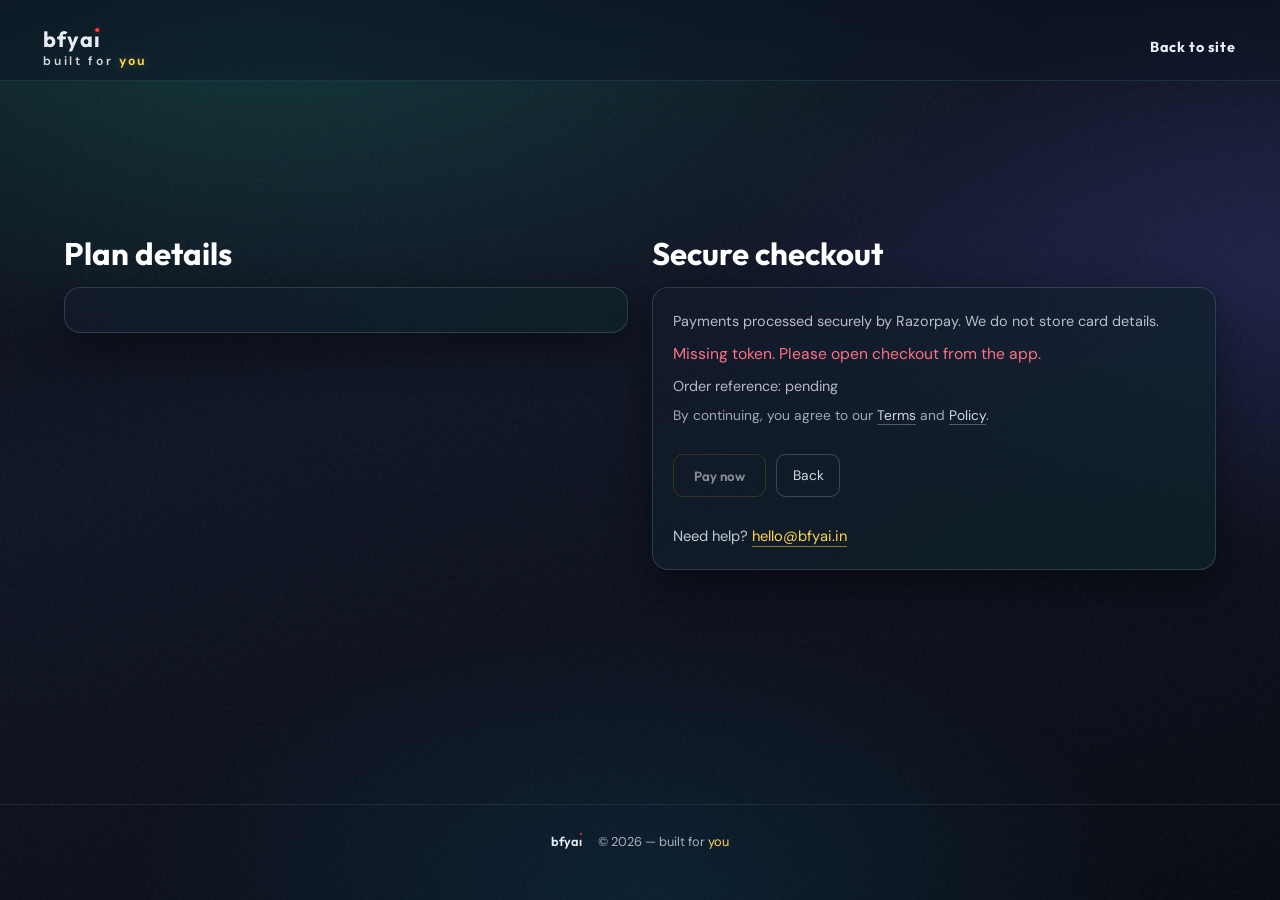
<file: checkout.html>
<!DOCTYPE html>
<html lang="en">
<head>
  <meta charset="UTF-8" />
  <meta name="viewport" content="width=device-width, initial-scale=1.0" />
  <title>Checkout - bfyai</title>
  <meta name="description" content="Secure subscription checkout for bfyai." />
  <link rel="stylesheet" href="styles.css" />
  <link rel="preconnect" href="https://fonts.googleapis.com" />
  <link rel="preconnect" href="https://fonts.gstatic.com" crossorigin />
  <link href="https://fonts.googleapis.com/css2?family=DM+Sans:ital,opsz,wght@0,9..40,400;0,9..40,500;0,9..40,600;0,9..40,700;1,9..40,400&family=Outfit:wght@400;500;600;700&display=swap" rel="stylesheet" />
  <script src="https://checkout.razorpay.com/v1/checkout.js"></script>
</head>
<body class="checkout-page">
  <div class="bg-layer" aria-hidden="true"></div>
  <div class="bg-noise" aria-hidden="true"></div>

  <header class="site-header">
    <div class="header-inner">
      <a href="index.html#home" class="brand">
        <span class="brand-name">bfya<span class="logo-i">ı</span></span>
        <span class="brand-tag">built for <span class="brand-you">you</span></span>
      </a>
      <nav class="nav" aria-label="Checkout navigation">
        <a href="index.html" class="store-card checkout-top-link">Back to site</a>
      </nav>
    </div>
  </header>

  <main class="checkout-main">
    <div class="checkout-layout">
      <section class="checkout-column" aria-label="Plan details">
        <h2 class="checkout-heading">Plan details</h2>
        <div class="checkout-card checkout-info-card">
          <div id="summary" class="checkout-summary" hidden>
            <div class="checkout-row"><span>Plan</span><strong id="sumPlan">-</strong></div>
            <div class="checkout-row"><span>Amount</span><strong id="sumAmount">-</strong></div>
            <div class="checkout-row"><span>Currency</span><strong id="sumCurrency">-</strong></div>
            <div class="checkout-row"><span>Billing</span><strong id="sumBilling">As per selected plan</strong></div>
          </div>
        </div>
      </section>

      <section class="checkout-column" aria-label="Secure checkout">
        <h1 class="checkout-heading">Secure checkout</h1>
        <div class="checkout-card checkout-action-card">
          <p class="checkout-note">Payments processed securely by Razorpay. We do not store card details.</p>
          <p id="statusText" class="checkout-status">Preparing session...</p>
          <p id="orderRef" class="checkout-order-ref">Order reference: pending</p>
          <p class="checkout-legal">
            By continuing, you agree to our <a href="#">Terms</a> and <a href="#">Policy</a>.
          </p>
          <div class="checkout-actions">
            <button id="payBtn" class="btn btn-primary checkout-pay-btn" type="button" disabled>
              Pay now
            </button>
            <a href="index.html" class="checkout-back-link">Back</a>
          </div>
          <p class="checkout-help">Need help? <a href="mailto:hello@bfyai.in">hello@bfyai.in</a></p>
        </div>
      </section>
    </div>
  </main>

  <footer class="site-footer">
    <div class="footer-inner">
      <span class="footer-brand">bfya<span class="footer-i">ı</span></span>
      <span class="footer-copy">© <span id="year"></span> — <span class="footer-tagline">built for <span class="footer-you">you</span></span></span>
    </div>
  </footer>

  <script>
    (function () {
      var y = document.getElementById("year");
      if (y) y.textContent = String(new Date().getFullYear());

      var params = new URLSearchParams(window.location.search);
      var apiBaseParam = (params.get("api_base") || "").trim();
      var API_BASE = apiBaseParam || "https://api.callmanager.app";
      var token = (params.get("token") || "").trim();
      if (!token && window.location.hash) {
        token = (new URLSearchParams(window.location.hash.replace(/^#/, "")).get("token") || "").trim();
      }

      var statusText = document.getElementById("statusText");
      var summary = document.getElementById("summary");
      var sumPlan = document.getElementById("sumPlan");
      var sumAmount = document.getElementById("sumAmount");
      var sumCurrency = document.getElementById("sumCurrency");
      var sumBilling = document.getElementById("sumBilling");
      var orderRef = document.getElementById("orderRef");
      var payBtn = document.getElementById("payBtn");
      var session = null;

      function shortRef(value) {
        if (!value) return "pending";
        if (value.length <= 12) return value;
        return value.slice(0, 6) + "..." + value.slice(-4);
      }

      function setStatus(message, kind) {
        statusText.textContent = message;
        statusText.className = "checkout-status";
        if (kind === "ok") statusText.classList.add("status-ok");
        if (kind === "err") statusText.classList.add("status-err");
      }

      async function post(path, body) {
        var r = await fetch(API_BASE + path, {
          method: "POST",
          headers: { "Content-Type": "application/json" },
          body: JSON.stringify(body)
        });
        if (!r.ok) {
          throw new Error("Request failed: " + r.status);
        }
        return r.json();
      }

      async function loadSession() {
        if (!token) {
          setStatus("Missing token. Please open checkout from the app.", "err");
          return;
        }

        try {
          var data = await post("/api/v1/payments/checkout/session", { token: token });
          session = data;
          summary.hidden = false;
          sumPlan.textContent = data.plan || "Selected plan";
          sumAmount.textContent = (data.amount / 100).toFixed(2) + " " + (data.currency || "");
          sumCurrency.textContent = data.currency || "-";
          sumBilling.textContent = data.billing_cycle || "As per selected plan";
          orderRef.textContent = "Order reference: " + shortRef(data.order_id || data.session_id || "");

          payBtn.disabled = false;
          payBtn.classList.remove("is-disabled");
          setStatus("Ready to pay.");
        } catch (_e) {
          setStatus("Session invalid or expired. Please request a new checkout link.", "err");
        }
      }

      async function verifyAndFinish(result) {
        try {
          setStatus("Verifying payment...");
          await post("/api/v1/payments/checkout/verify-token", {
            token: token,
            razorpay_order_id: result.razorpay_order_id,
            razorpay_payment_id: result.razorpay_payment_id,
            razorpay_signature: result.razorpay_signature
          });
          setStatus("Payment successful.", "ok");
        } catch (_e) {
          setStatus("Payment verification failed. Please try again.", "err");
        }
      }

      function openCheckout() {
        if (!session) return;

        var rz = new Razorpay({
          key: session.key_id,
          amount: session.amount,
          currency: session.currency,
          order_id: session.order_id,
          name: "bfyai",
          description: session.plan + " plan",
          prefill: {
            name: session.name || "",
            email: session.email || "",
            contact: session.contact || ""
          },
          handler: verifyAndFinish,
          theme: { color: "#f7b500" },
          modal: {
            ondismiss: function () {
              setStatus("Payment cancelled.");
            }
          }
        });
        rz.open();
      }

      payBtn.addEventListener("click", openCheckout);
      payBtn.classList.add("is-disabled");
      loadSession();
    })();
  </script>
</body>
</html>
</file>
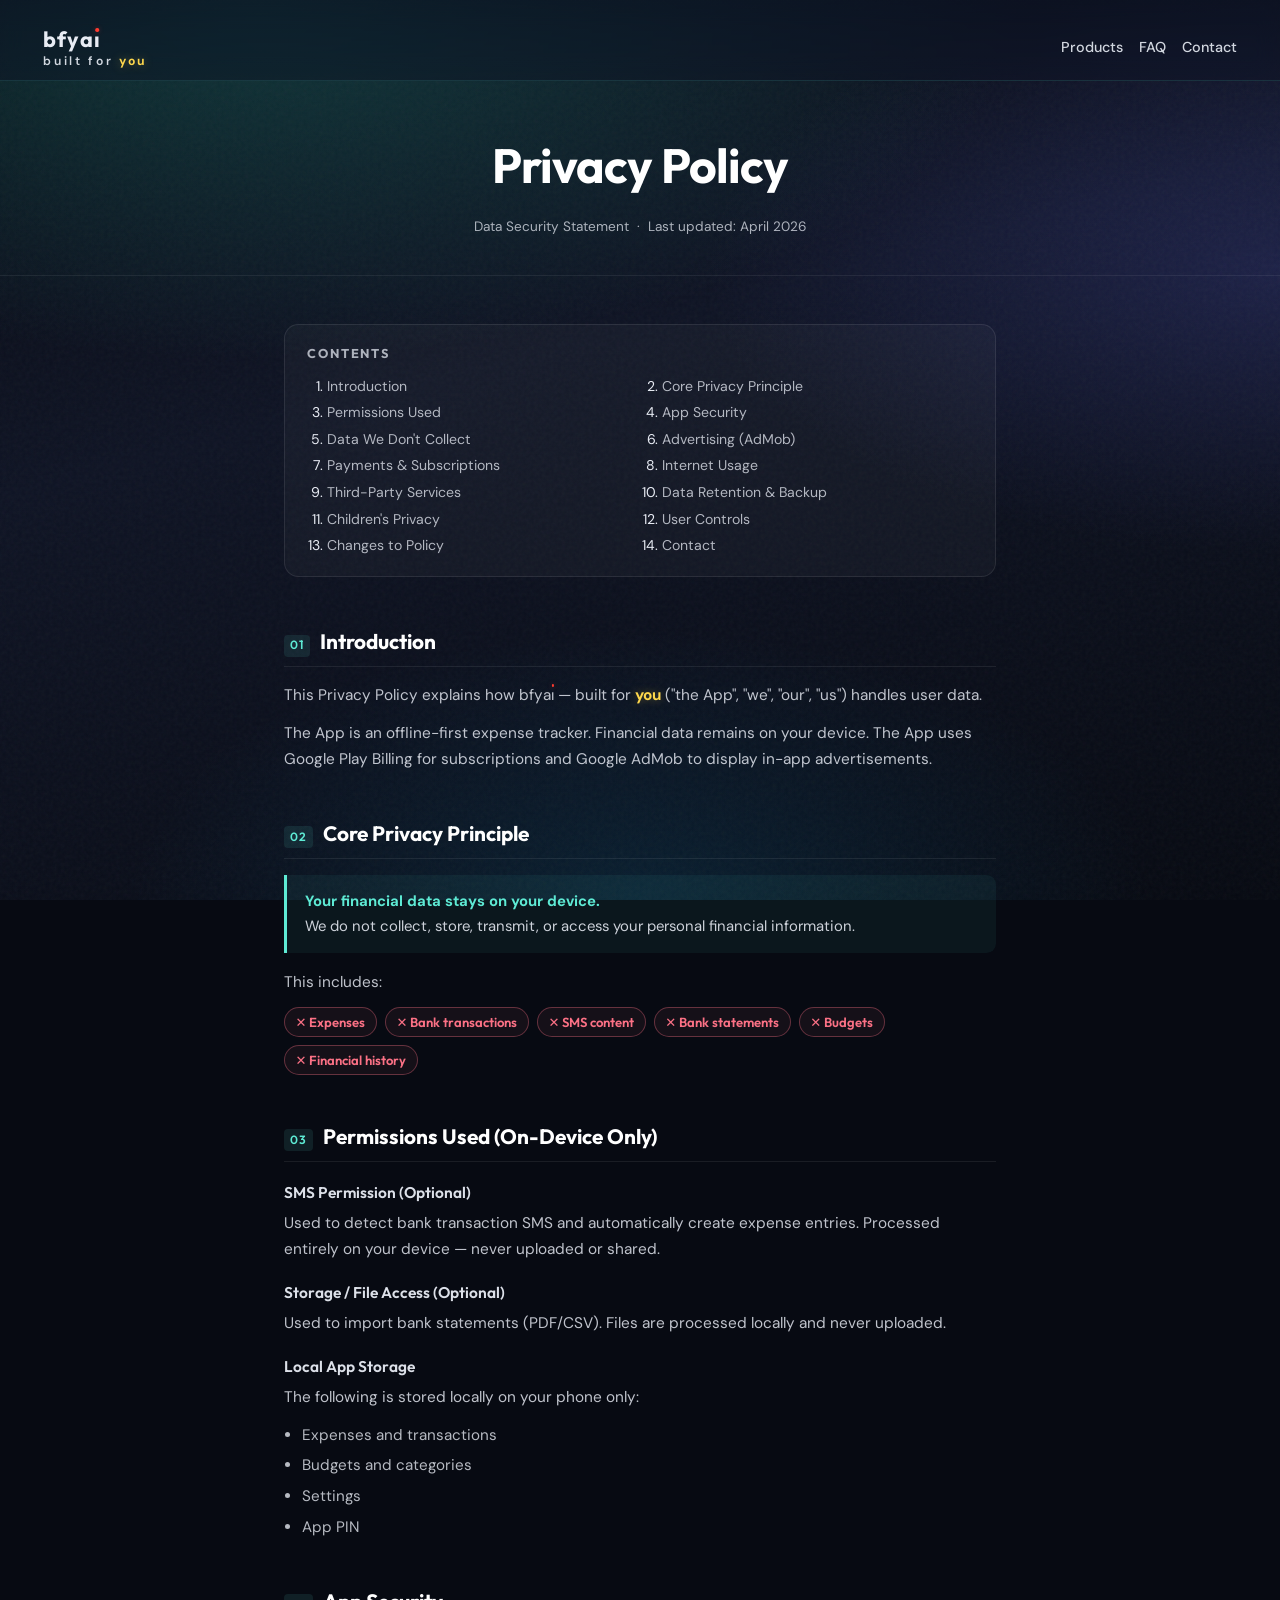
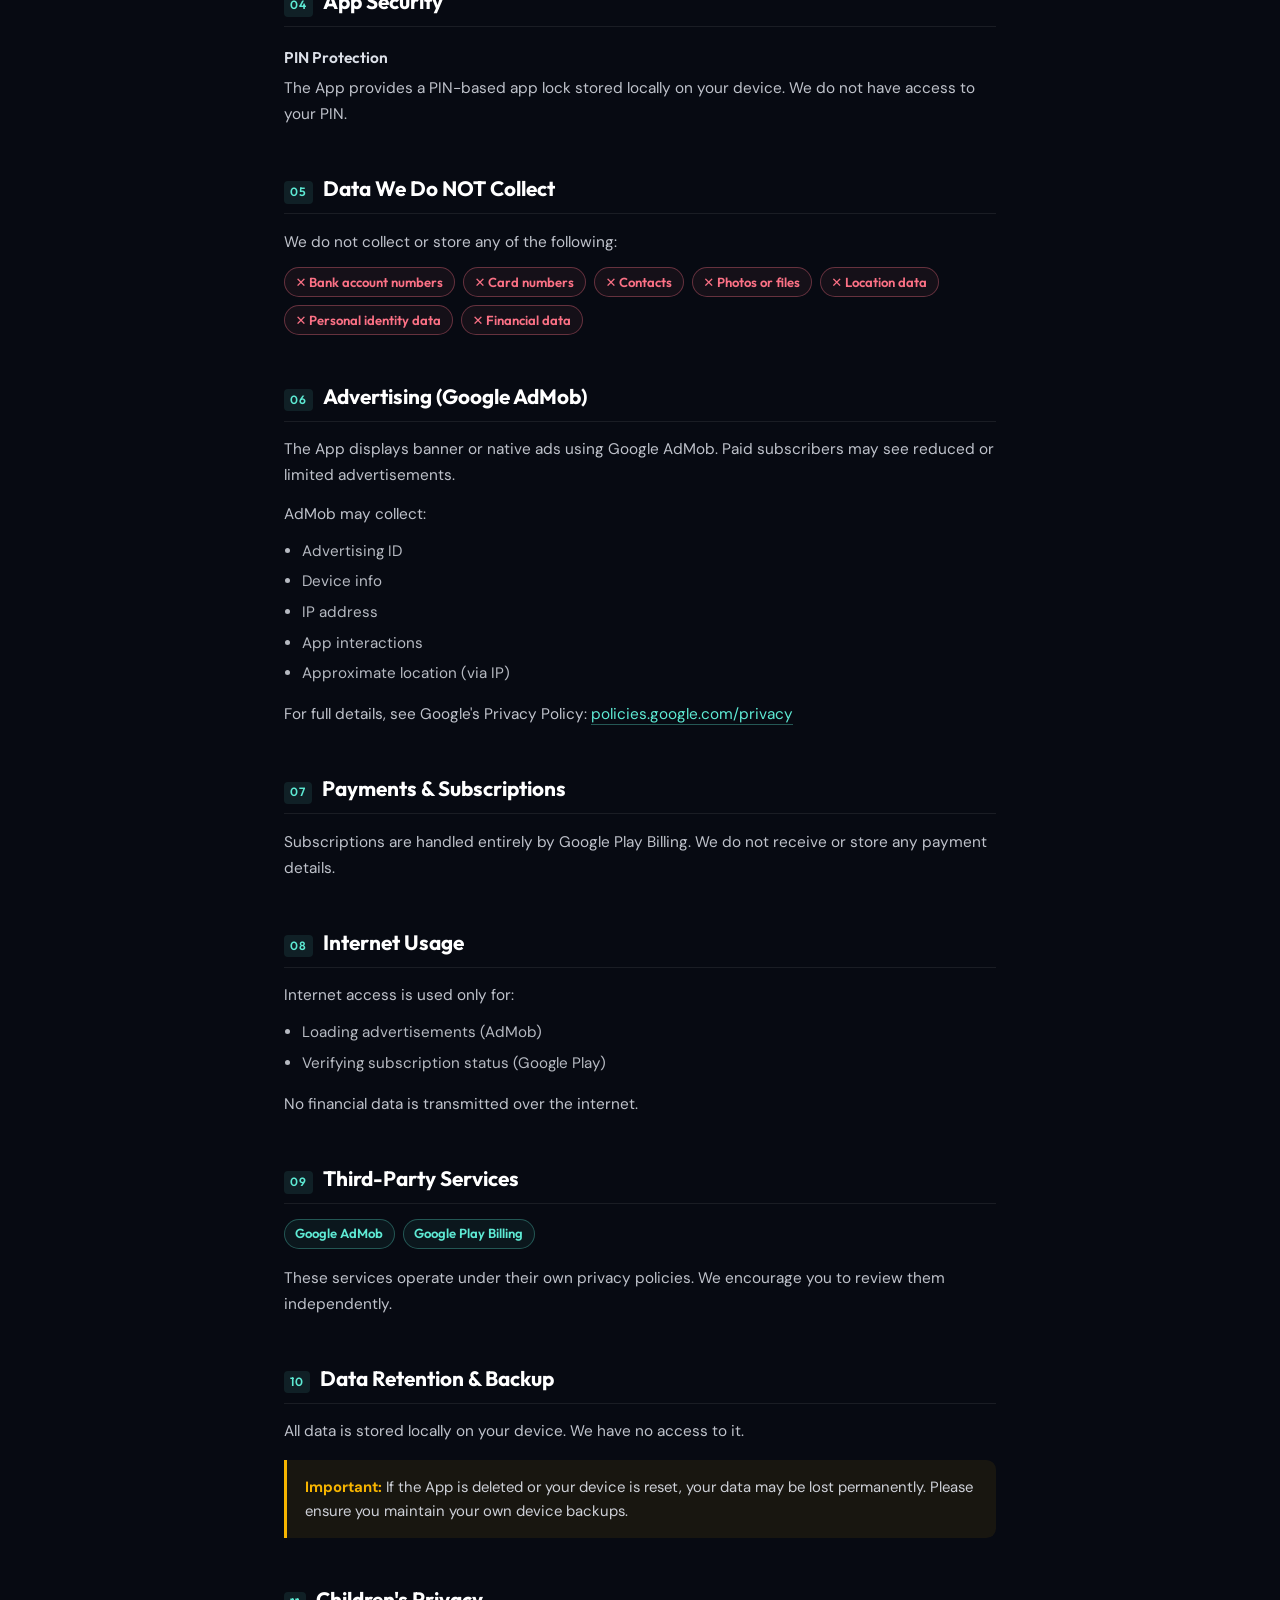
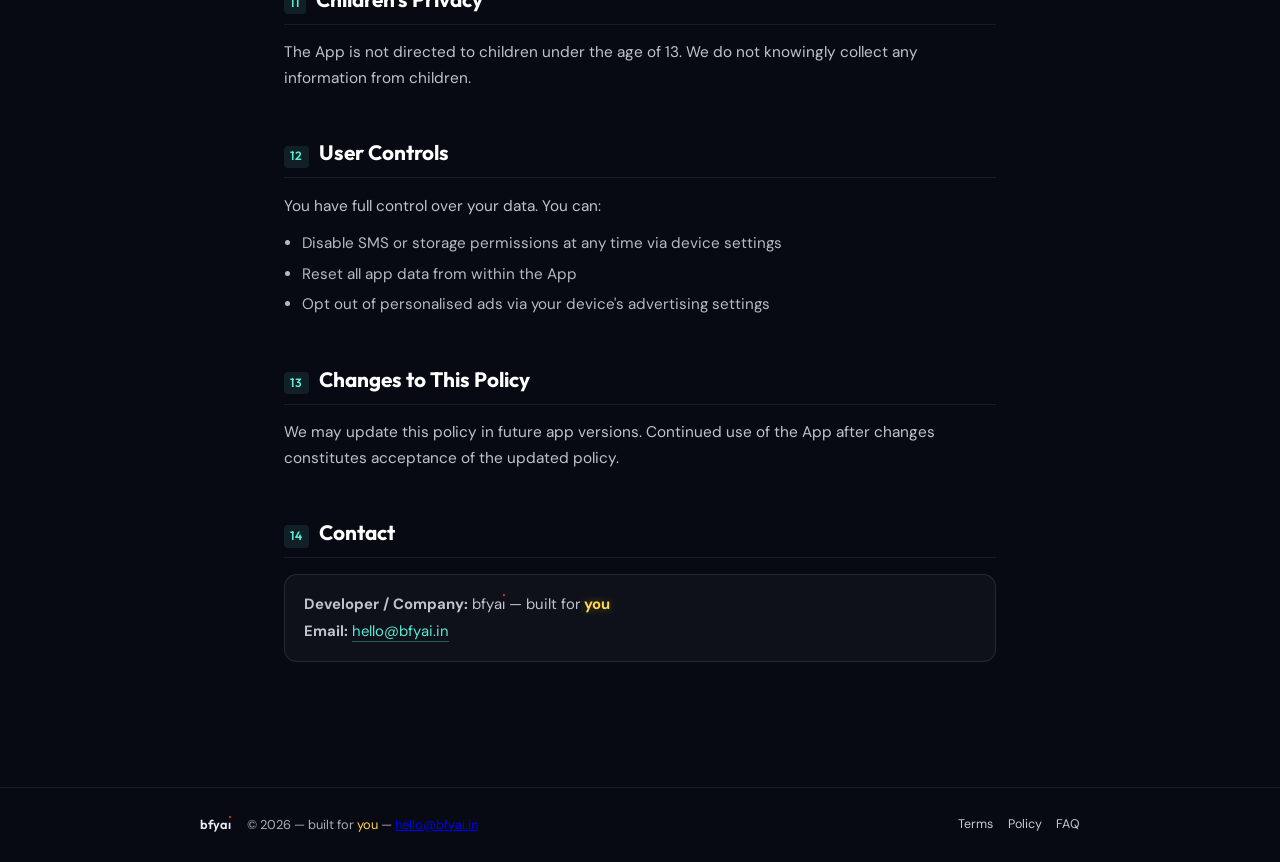
<file: policy.html>
<!DOCTYPE html>
<html lang="en">
<head>
  <meta charset="UTF-8" />
  <meta name="viewport" content="width=device-width, initial-scale=1.0" />
  <title>Privacy Policy — bfyai</title>
  <link rel="stylesheet" href="styles.css" />
  <link rel="preconnect" href="https://fonts.googleapis.com" />
  <link rel="preconnect" href="https://fonts.gstatic.com" crossorigin />
  <link href="https://fonts.googleapis.com/css2?family=DM+Sans:ital,opsz,wght@0,9..40,400;0,9..40,500;0,9..40,600;0,9..40,700;1,9..40,400&family=Outfit:wght@400;500;600;700&display=swap" rel="stylesheet" />
  <style>
    .legal-hero {
      padding: 2rem 1.5rem 1.5rem;
      text-align: center;
      border-bottom: 1px solid rgba(255,255,255,0.07);
    }

    .legal-hero-label {
      display: inline-block;
      font-family: var(--font-display);
      font-size: 0.72rem;
      font-weight: 700;
      letter-spacing: 0.22em;
      text-transform: uppercase;
      color: var(--accent);
      margin-bottom: 0.75rem;
    }

    .legal-hero h1 {
      font-family: var(--font-display);
      font-size: clamp(1.8rem, 4vw, 3rem);
      font-weight: 700;
      margin: 0 0 0.5rem;
      letter-spacing: -0.02em;
      color: #fff;
    }

    .legal-hero-meta {
      font-size: 0.85rem;
      color: var(--text-muted);
    }

    .legal-body {
      max-width: 760px;
      margin: 0 auto;
      padding: 3rem 1.5rem 5rem;
    }

    .legal-toc {
      margin: 0 0 3rem;
      padding: 1.2rem 1.4rem;
      border: 1px solid rgba(255,255,255,0.09);
      border-radius: 0.9rem;
      background: rgba(255,255,255,0.03);
    }

    .legal-toc-title {
      font-family: var(--font-display);
      font-size: 0.8rem;
      font-weight: 700;
      letter-spacing: 0.14em;
      text-transform: uppercase;
      color: var(--text-muted);
      margin: 0 0 0.75rem;
    }

    .legal-toc ol {
      margin: 0;
      padding-left: 1.2rem;
      display: grid;
      grid-template-columns: repeat(auto-fill, minmax(220px, 1fr));
      gap: 0.3rem 1.5rem;
    }

    .legal-toc li {
      font-size: 0.88rem;
    }

    .legal-toc a {
      color: rgba(232,236,244,0.75);
      text-decoration: none;
      transition: color 0.2s;
    }

    .legal-toc a:hover {
      color: var(--accent);
    }

    .legal-section {
      margin-bottom: 2.8rem;
      scroll-margin-top: calc(var(--header-offset) + 1rem);
    }

    .legal-section h2 {
      display: flex;
      align-items: baseline;
      gap: 0.6rem;
      font-family: var(--font-display);
      font-size: clamp(1.05rem, 2vw, 1.3rem);
      font-weight: 700;
      color: #fff;
      margin: 0 0 0.9rem;
      padding-bottom: 0.55rem;
      border-bottom: 1px solid rgba(255,255,255,0.08);
    }

    .legal-section h2 .section-num {
      font-size: 0.75rem;
      font-weight: 600;
      letter-spacing: 0.1em;
      color: var(--accent);
      background: rgba(94,234,212,0.1);
      padding: 0.15em 0.5em;
      border-radius: 4px;
      flex-shrink: 0;
    }

    .legal-section h3 {
      font-family: var(--font-display);
      font-size: 0.97rem;
      font-weight: 600;
      color: rgba(232,236,244,0.95);
      margin: 1.1rem 0 0.4rem;
    }

    .legal-section p {
      margin: 0 0 0.75rem;
      color: rgba(232,236,244,0.82);
      font-size: 0.96rem;
      line-height: 1.7;
    }

    .legal-section ul,
    .legal-section ol {
      margin: 0.3rem 0 0.9rem 1.1rem;
      padding: 0;
      color: rgba(232,236,244,0.78);
      font-size: 0.95rem;
      line-height: 1.7;
    }

    .legal-section li {
      margin-bottom: 0.3rem;
    }

    .legal-callout {
      margin: 1rem 0;
      padding: 0.9rem 1.1rem;
      border-left: 3px solid var(--accent);
      border-radius: 0 0.6rem 0.6rem 0;
      background: rgba(94,234,212,0.06);
      color: rgba(232,236,244,0.88);
      font-size: 0.93rem;
      line-height: 1.65;
    }

    .legal-callout strong {
      color: var(--accent);
    }

    .legal-callout--warn {
      border-left-color: var(--impact);
      background: rgba(247,181,0,0.07);
    }

    .legal-callout--warn strong {
      color: var(--impact);
    }

    .legal-pill-grid {
      display: flex;
      flex-wrap: wrap;
      gap: 0.5rem;
      margin: 0.75rem 0 1rem;
    }

    .legal-pill {
      display: inline-flex;
      align-items: center;
      gap: 0.35rem;
      padding: 0.3em 0.8em;
      border-radius: 999px;
      font-size: 0.82rem;
      font-weight: 600;
      font-family: var(--font-display);
      border: 1px solid rgba(94,234,212,0.3);
      color: var(--accent);
      background: rgba(94,234,212,0.06);
    }

    .legal-pill--no {
      border-color: rgba(251,113,133,0.35);
      color: #fb7185;
      background: rgba(251,113,133,0.06);
    }

    .legal-contact-card {
      margin-top: 1rem;
      padding: 1rem 1.2rem;
      border: 1px solid rgba(255,255,255,0.1);
      border-radius: 0.8rem;
      background: rgba(255,255,255,0.03);
      font-size: 0.93rem;
      color: rgba(232,236,244,0.82);
      line-height: 1.8;
    }

    .legal-contact-card a {
      color: var(--accent);
      text-decoration: none;
      border-bottom: 1px solid rgba(94,234,212,0.35);
      transition: color 0.2s, border-color 0.2s;
    }

    .legal-contact-card a:hover {
      color: #fff;
      border-bottom-color: rgba(94,234,212,0.7);
    }

    .legal-body .logo-i::after,
    .legal-hero .logo-i::after {
      top: 0.18em;
      width: 0.14em;
      height: 0.14em;
    }

    @media (max-width: 600px) {
      .legal-toc ol {
        grid-template-columns: 1fr;
      }
    }
  </style>
</head>
<body>
  <div class="bg-layer" aria-hidden="true"></div>
  <div class="bg-noise" aria-hidden="true"></div>

  <header class="site-header">
    <div class="header-inner">
      <a href="index.html" class="brand">
        <span class="brand-name">bfya<span class="logo-i">ı</span></span>
        <span class="brand-tag">built for <span class="brand-you">you</span></span>
      </a>
      <nav class="nav" aria-label="Primary">
        <a href="index.html#products">Products</a>
        <a href="index.html#faq">FAQ</a>
        <a href="index.html#contact">Contact</a>
      </nav>
      <button class="menu-toggle" type="button" aria-label="Open menu" aria-controls="mobile-menu-policy" aria-expanded="false">
        <span></span><span></span><span></span>
      </button>
    </div>
    <nav id="mobile-menu-policy" class="mobile-menu" aria-label="Mobile navigation">
      <a href="index.html#products">Products</a>
      <a href="index.html#faq">FAQ</a>
      <a href="index.html#contact">Contact</a>
    </nav>
  </header>

  <main style="padding-top: var(--header-offset);">

    <div class="legal-hero">
      <h1>Privacy Policy</h1>
      <p class="legal-hero-meta">Data Security Statement &nbsp;·&nbsp; Last updated: April 2026</p>
    </div>

    <div class="legal-body">

      <nav class="legal-toc" aria-label="Table of contents">
        <p class="legal-toc-title">Contents</p>
        <ol>
          <li><a href="#s1">Introduction</a></li>
          <li><a href="#s2">Core Privacy Principle</a></li>
          <li><a href="#s3">Permissions Used</a></li>
          <li><a href="#s4">App Security</a></li>
          <li><a href="#s5">Data We Don't Collect</a></li>
          <li><a href="#s6">Advertising (AdMob)</a></li>
          <li><a href="#s7">Payments &amp; Subscriptions</a></li>
          <li><a href="#s8">Internet Usage</a></li>
          <li><a href="#s9">Third-Party Services</a></li>
          <li><a href="#s10">Data Retention &amp; Backup</a></li>
          <li><a href="#s11">Children's Privacy</a></li>
          <li><a href="#s12">User Controls</a></li>
          <li><a href="#s13">Changes to Policy</a></li>
          <li><a href="#s14">Contact</a></li>
        </ol>
      </nav>

      <section class="legal-section" id="s1">
        <h2><span class="section-num">01</span> Introduction</h2>
        <p>This Privacy Policy explains how bfya<span class="logo-i">ı</span> — built for <span class="brand-you">you</span> ("the App", "we", "our", "us") handles user data.</p>
        <p>The App is an offline-first expense tracker. Financial data remains on your device. The App uses Google Play Billing for subscriptions and Google AdMob to display in-app advertisements.</p>
      </section>

      <section class="legal-section" id="s2">
        <h2><span class="section-num">02</span> Core Privacy Principle</h2>
        <div class="legal-callout">
          <strong>Your financial data stays on your device.</strong><br />
          We do not collect, store, transmit, or access your personal financial information.
        </div>
        <p>This includes:</p>
        <div class="legal-pill-grid">
          <span class="legal-pill--no legal-pill">✕ Expenses</span>
          <span class="legal-pill--no legal-pill">✕ Bank transactions</span>
          <span class="legal-pill--no legal-pill">✕ SMS content</span>
          <span class="legal-pill--no legal-pill">✕ Bank statements</span>
          <span class="legal-pill--no legal-pill">✕ Budgets</span>
          <span class="legal-pill--no legal-pill">✕ Financial history</span>
        </div>
      </section>

      <section class="legal-section" id="s3">
        <h2><span class="section-num">03</span> Permissions Used (On-Device Only)</h2>

        <h3>SMS Permission (Optional)</h3>
        <p>Used to detect bank transaction SMS and automatically create expense entries. Processed entirely on your device — never uploaded or shared.</p>

        <h3>Storage / File Access (Optional)</h3>
        <p>Used to import bank statements (PDF/CSV). Files are processed locally and never uploaded.</p>

        <h3>Local App Storage</h3>
        <p>The following is stored locally on your phone only:</p>
        <ul>
          <li>Expenses and transactions</li>
          <li>Budgets and categories</li>
          <li>Settings</li>
          <li>App PIN</li>
        </ul>
      </section>

      <section class="legal-section" id="s4">
        <h2><span class="section-num">04</span> App Security</h2>
        <h3>PIN Protection</h3>
        <p>The App provides a PIN-based app lock stored locally on your device. We do not have access to your PIN.</p>
      </section>

      <section class="legal-section" id="s5">
        <h2><span class="section-num">05</span> Data We Do NOT Collect</h2>
        <p>We do not collect or store any of the following:</p>
        <div class="legal-pill-grid">
          <span class="legal-pill--no legal-pill">✕ Bank account numbers</span>
          <span class="legal-pill--no legal-pill">✕ Card numbers</span>
          <span class="legal-pill--no legal-pill">✕ Contacts</span>
          <span class="legal-pill--no legal-pill">✕ Photos or files</span>
          <span class="legal-pill--no legal-pill">✕ Location data</span>
          <span class="legal-pill--no legal-pill">✕ Personal identity data</span>
          <span class="legal-pill--no legal-pill">✕ Financial data</span>
        </div>
      </section>

      <section class="legal-section" id="s6">
        <h2><span class="section-num">06</span> Advertising (Google AdMob)</h2>
        <p>The App displays banner or native ads using Google AdMob. Paid subscribers may see reduced or limited advertisements.</p>
        <p>AdMob may collect:</p>
        <ul>
          <li>Advertising ID</li>
          <li>Device info</li>
          <li>IP address</li>
          <li>App interactions</li>
          <li>Approximate location (via IP)</li>
        </ul>
        <p>For full details, see Google's Privacy Policy: <a href="https://policies.google.com/privacy" target="_blank" rel="noopener noreferrer" style="color:var(--accent);border-bottom:1px solid rgba(94,234,212,0.35);text-decoration:none;">policies.google.com/privacy</a></p>
      </section>

      <section class="legal-section" id="s7">
        <h2><span class="section-num">07</span> Payments &amp; Subscriptions</h2>
        <p>Subscriptions are handled entirely by Google Play Billing. We do not receive or store any payment details.</p>
      </section>

      <section class="legal-section" id="s8">
        <h2><span class="section-num">08</span> Internet Usage</h2>
        <p>Internet access is used only for:</p>
        <ul>
          <li>Loading advertisements (AdMob)</li>
          <li>Verifying subscription status (Google Play)</li>
        </ul>
        <p>No financial data is transmitted over the internet.</p>
      </section>

      <section class="legal-section" id="s9">
        <h2><span class="section-num">09</span> Third-Party Services</h2>
        <div class="legal-pill-grid">
          <span class="legal-pill">Google AdMob</span>
          <span class="legal-pill">Google Play Billing</span>
        </div>
        <p>These services operate under their own privacy policies. We encourage you to review them independently.</p>
      </section>

      <section class="legal-section" id="s10">
        <h2><span class="section-num">10</span> Data Retention &amp; Backup</h2>
        <p>All data is stored locally on your device. We have no access to it.</p>
        <div class="legal-callout legal-callout--warn">
          <strong>Important:</strong> If the App is deleted or your device is reset, your data may be lost permanently. Please ensure you maintain your own device backups.
        </div>
      </section>

      <section class="legal-section" id="s11">
        <h2><span class="section-num">11</span> Children's Privacy</h2>
        <p>The App is not directed to children under the age of 13. We do not knowingly collect any information from children.</p>
      </section>

      <section class="legal-section" id="s12">
        <h2><span class="section-num">12</span> User Controls</h2>
        <p>You have full control over your data. You can:</p>
        <ul>
          <li>Disable SMS or storage permissions at any time via device settings</li>
          <li>Reset all app data from within the App</li>
          <li>Opt out of personalised ads via your device's advertising settings</li>
        </ul>
      </section>

      <section class="legal-section" id="s13">
        <h2><span class="section-num">13</span> Changes to This Policy</h2>
        <p>We may update this policy in future app versions. Continued use of the App after changes constitutes acceptance of the updated policy.</p>
      </section>

      <section class="legal-section" id="s14">
        <h2><span class="section-num">14</span> Contact</h2>
        <div class="legal-contact-card">
          <strong>Developer / Company:</strong> bfya<span class="logo-i">ı</span> — built for <span class="brand-you">you</span><br />
          <strong>Email:</strong> <a href="mailto:hello@bfyai.in">hello@bfyai.in</a>
        </div>
      </section>

    </div>
  </main>

  <footer class="site-footer">
    <div class="footer-inner">
      <span class="footer-brand">bfya<span class="footer-i">ı</span></span>
      <span class="footer-copy">© <span id="year"></span> — <span class="footer-tagline">built for <span class="footer-you">you</span></span> — <a class="footer-contact" href="mailto:hello@bfyai.in">hello@bfyai.in</a></span>
      <nav class="footer-links" aria-label="Footer links">
        <a href="terms.html">Terms</a>
        <a href="policy.html">Policy</a>
        <a href="index.html#faq">FAQ</a>
      </nav>
    </div>
  </footer>

  <script src="main.js"></script>
  <script>
    document.getElementById('year').textContent = new Date().getFullYear();
    const toggle = document.querySelector('.menu-toggle');
    const mobileMenu = document.getElementById('mobile-menu-policy');
    if (toggle && mobileMenu) {
      toggle.addEventListener('click', () => {
        const open = mobileMenu.classList.toggle('is-open');
        toggle.setAttribute('aria-expanded', open);
      });
    }
  </script>
</body>
</html>
</file>
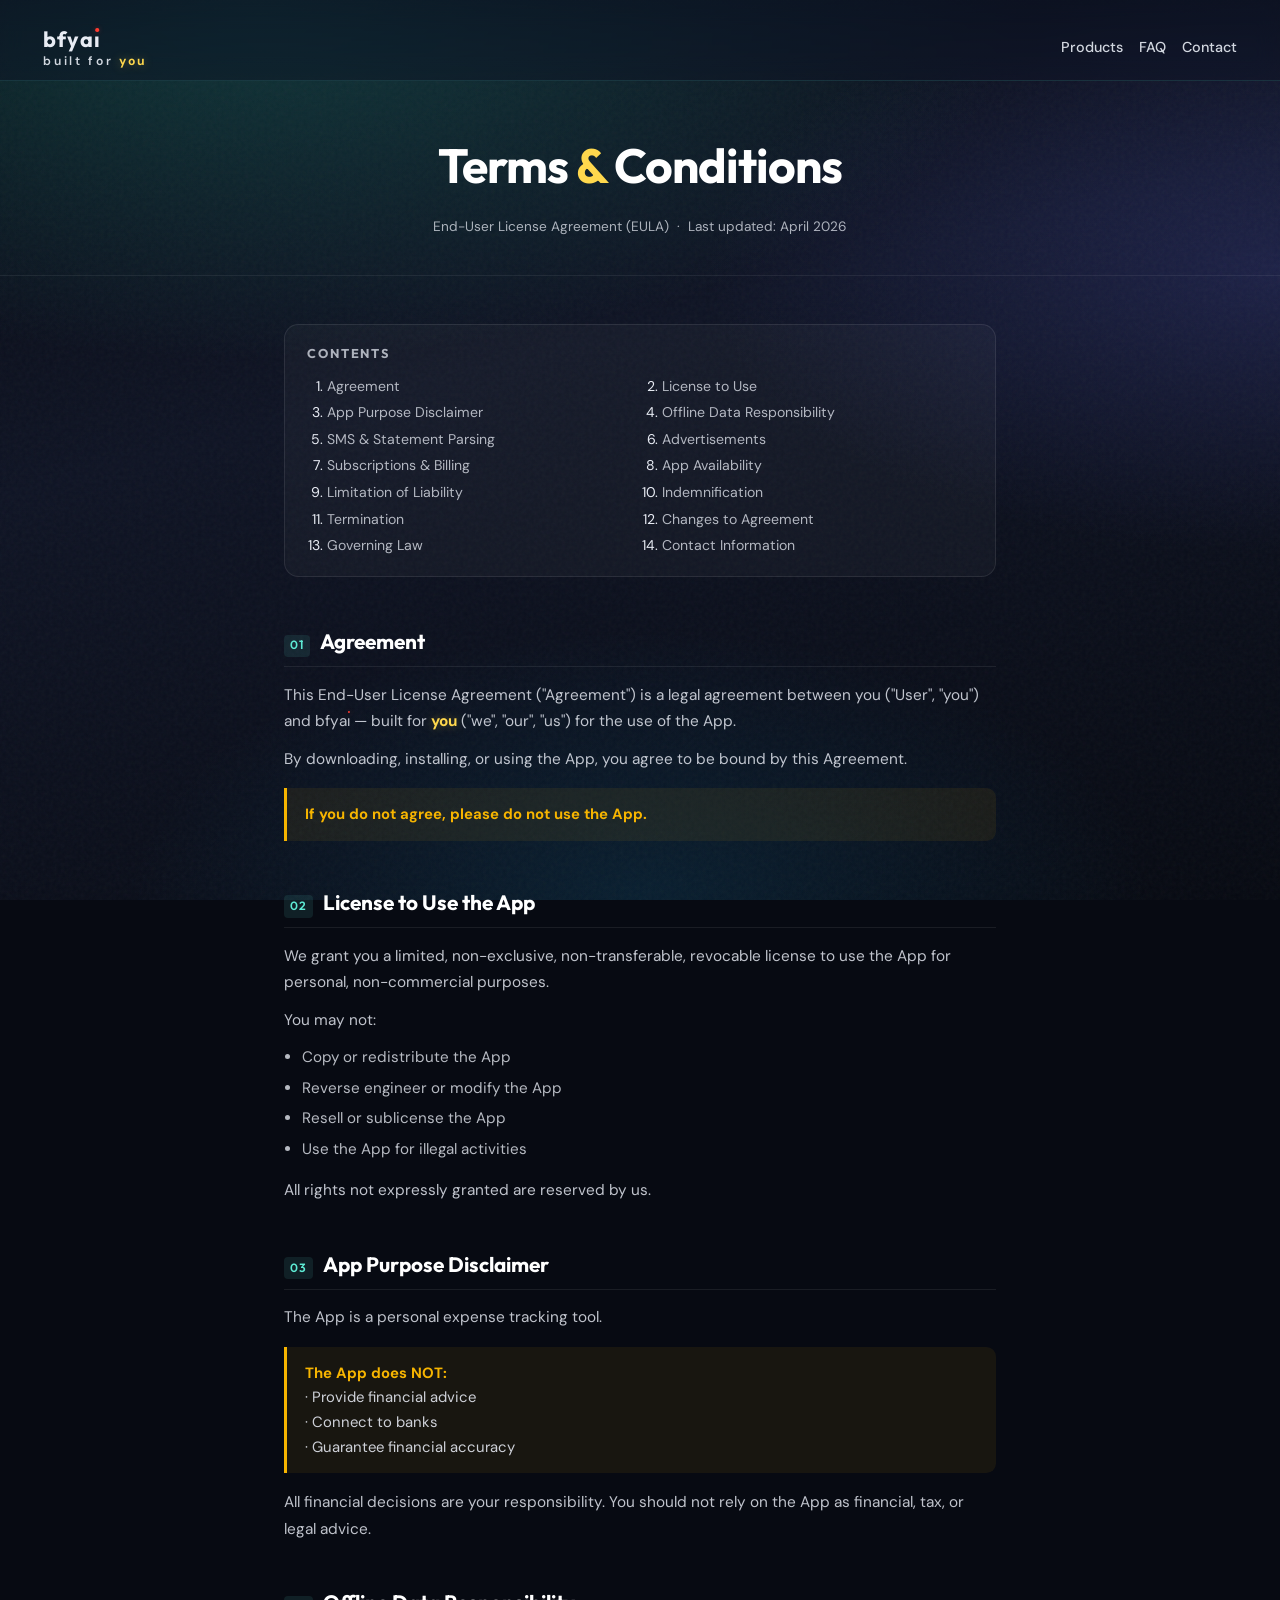
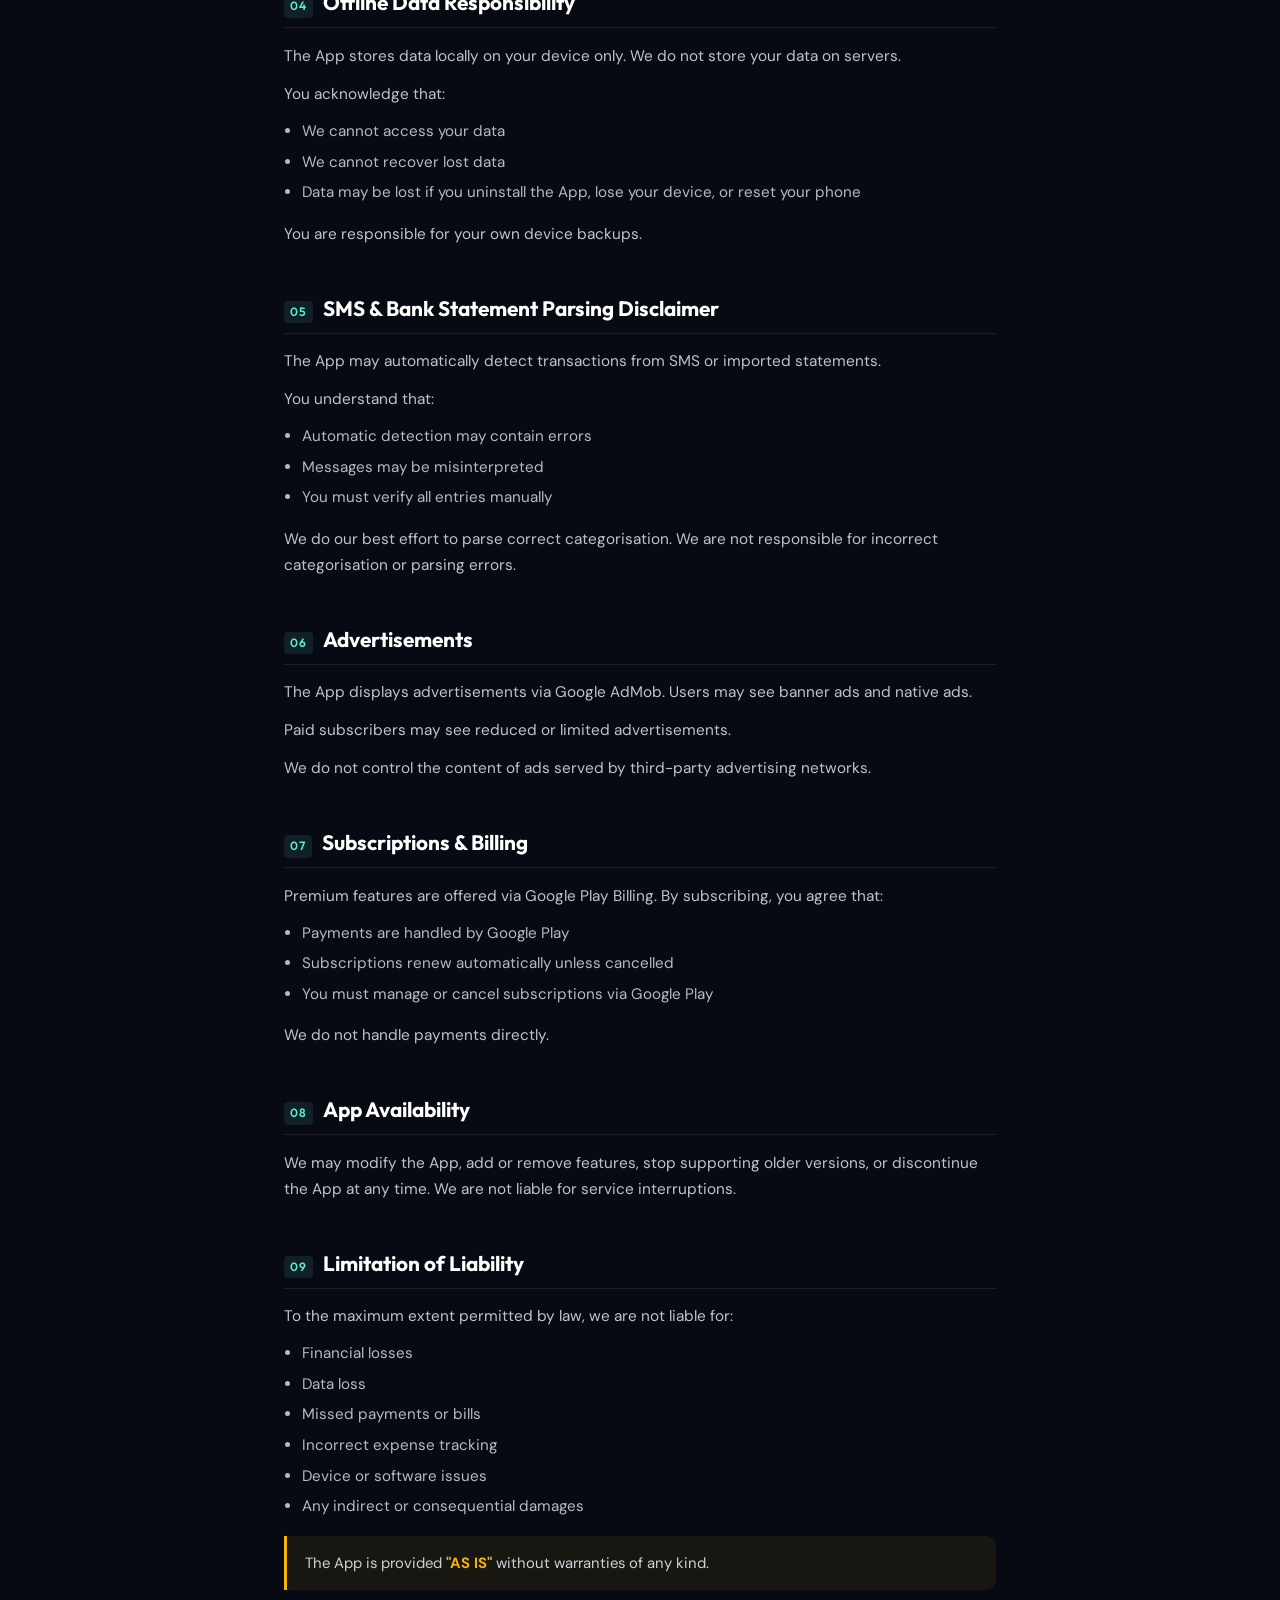
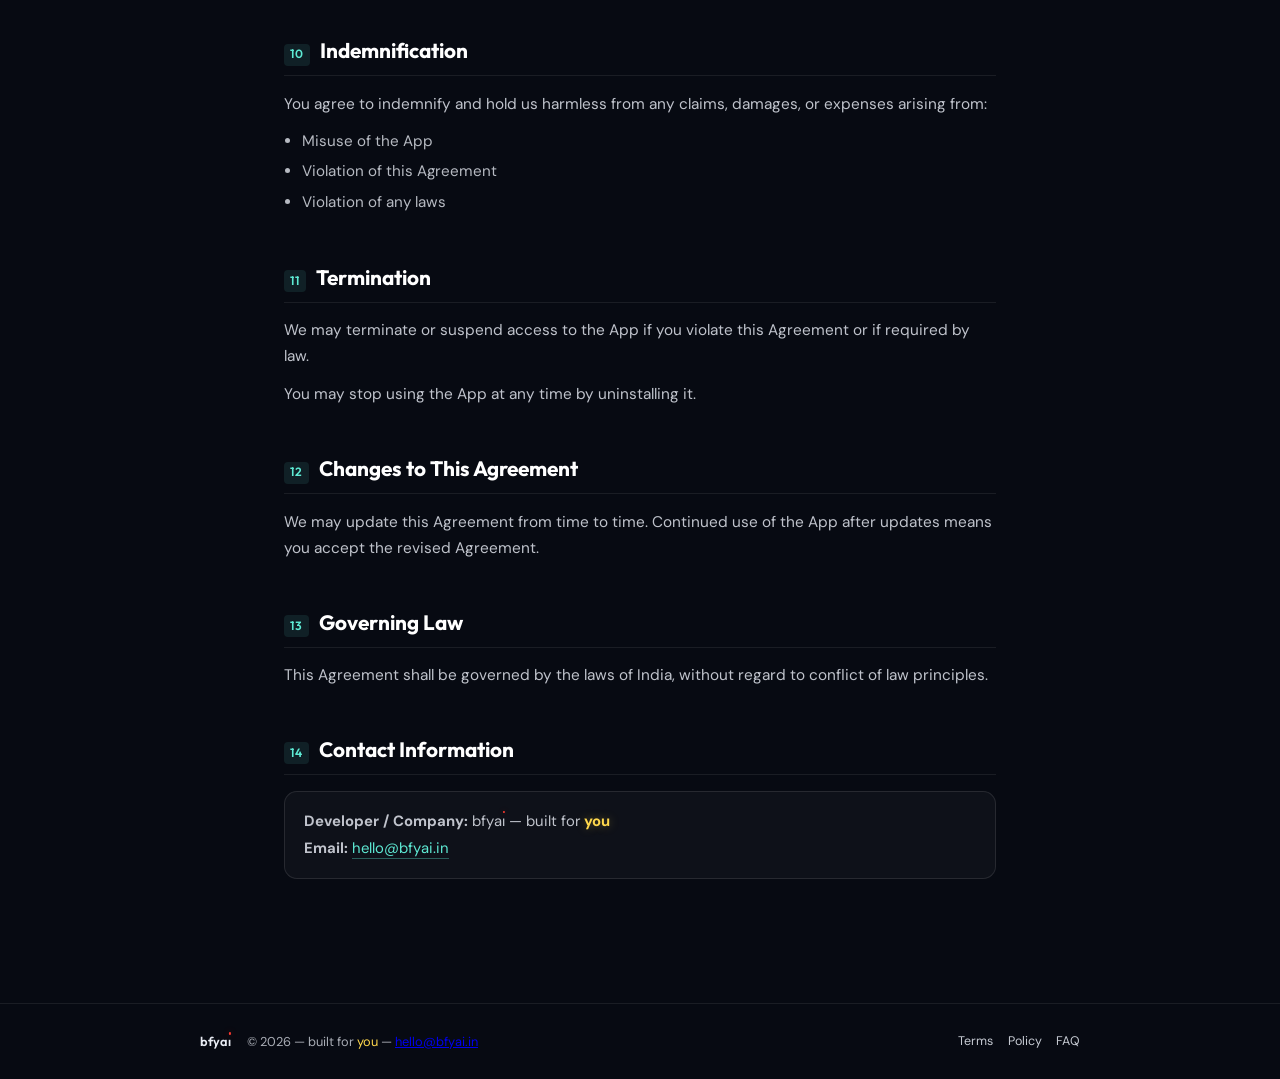
<file: terms.html>
<!DOCTYPE html>
<html lang="en">
<head>
  <meta charset="UTF-8" />
  <meta name="viewport" content="width=device-width, initial-scale=1.0" />
  <title>Terms & Conditions — bfyai</title>
  <link rel="stylesheet" href="styles.css" />
  <link rel="preconnect" href="https://fonts.googleapis.com" />
  <link rel="preconnect" href="https://fonts.gstatic.com" crossorigin />
  <link href="https://fonts.googleapis.com/css2?family=DM+Sans:ital,opsz,wght@0,9..40,400;0,9..40,500;0,9..40,600;0,9..40,700;1,9..40,400&family=Outfit:wght@400;500;600;700&display=swap" rel="stylesheet" />
  <style>
    .legal-hero {
      padding: 2rem 1.5rem 1.5rem;
      text-align: center;
      border-bottom: 1px solid rgba(255,255,255,0.07);
    }

    .legal-hero-label {
      display: inline-block;
      font-family: var(--font-display);
      font-size: 0.72rem;
      font-weight: 700;
      letter-spacing: 0.22em;
      text-transform: uppercase;
      color: var(--accent);
      margin-bottom: 0.75rem;
    }

    .legal-hero h1 {
      font-family: var(--font-display);
      font-size: clamp(1.8rem, 4vw, 3rem);
      font-weight: 700;
      margin: 0 0 0.5rem;
      letter-spacing: -0.02em;
      color: #fff;
    }

    .legal-hero-meta {
      font-size: 0.85rem;
      color: var(--text-muted);
    }

    .legal-body {
      max-width: 760px;
      margin: 0 auto;
      padding: 3rem 1.5rem 5rem;
    }

    .legal-toc {
      margin: 0 0 3rem;
      padding: 1.2rem 1.4rem;
      border: 1px solid rgba(255,255,255,0.09);
      border-radius: 0.9rem;
      background: rgba(255,255,255,0.03);
    }

    .legal-toc-title {
      font-family: var(--font-display);
      font-size: 0.8rem;
      font-weight: 700;
      letter-spacing: 0.14em;
      text-transform: uppercase;
      color: var(--text-muted);
      margin: 0 0 0.75rem;
    }

    .legal-toc ol {
      margin: 0;
      padding-left: 1.2rem;
      display: grid;
      grid-template-columns: repeat(auto-fill, minmax(220px, 1fr));
      gap: 0.3rem 1.5rem;
    }

    .legal-toc li {
      font-size: 0.88rem;
    }

    .legal-toc a {
      color: rgba(232,236,244,0.75);
      text-decoration: none;
      transition: color 0.2s;
    }

    .legal-toc a:hover {
      color: var(--accent);
    }

    .legal-section {
      margin-bottom: 2.8rem;
      scroll-margin-top: calc(var(--header-offset) + 1rem);
    }

    .legal-section h2 {
      display: flex;
      align-items: baseline;
      gap: 0.6rem;
      font-family: var(--font-display);
      font-size: clamp(1.05rem, 2vw, 1.3rem);
      font-weight: 700;
      color: #fff;
      margin: 0 0 0.9rem;
      padding-bottom: 0.55rem;
      border-bottom: 1px solid rgba(255,255,255,0.08);
    }

    .legal-section h2 .section-num {
      font-size: 0.75rem;
      font-weight: 600;
      letter-spacing: 0.1em;
      color: var(--accent);
      background: rgba(94,234,212,0.1);
      padding: 0.15em 0.5em;
      border-radius: 4px;
      flex-shrink: 0;
    }

    .legal-section p {
      margin: 0 0 0.75rem;
      color: rgba(232,236,244,0.82);
      font-size: 0.96rem;
      line-height: 1.7;
    }

    .legal-section ul,
    .legal-section ol {
      margin: 0.3rem 0 0.9rem 1.1rem;
      padding: 0;
      color: rgba(232,236,244,0.78);
      font-size: 0.95rem;
      line-height: 1.7;
    }

    .legal-section li {
      margin-bottom: 0.3rem;
    }

    .legal-callout {
      margin: 1rem 0;
      padding: 0.9rem 1.1rem;
      border-left: 3px solid var(--impact);
      border-radius: 0 0.6rem 0.6rem 0;
      background: rgba(247,181,0,0.07);
      color: rgba(232,236,244,0.88);
      font-size: 0.93rem;
      line-height: 1.65;
    }

    .legal-callout strong {
      color: var(--impact);
    }

    .legal-contact-card {
      margin-top: 1rem;
      padding: 1rem 1.2rem;
      border: 1px solid rgba(255,255,255,0.1);
      border-radius: 0.8rem;
      background: rgba(255,255,255,0.03);
      font-size: 0.93rem;
      color: rgba(232,236,244,0.82);
      line-height: 1.8;
    }

    .legal-contact-card a {
      color: var(--accent);
      text-decoration: none;
      border-bottom: 1px solid rgba(94,234,212,0.35);
      transition: color 0.2s, border-color 0.2s;
    }

    .legal-contact-card a:hover {
      color: #fff;
      border-bottom-color: rgba(94,234,212,0.7);
    }

    .legal-body .logo-i::after,
    .legal-hero .logo-i::after {
      top: 0.18em;
      width: 0.14em;
      height: 0.14em;
    }

    @media (max-width: 600px) {
      .legal-toc ol {
        grid-template-columns: 1fr;
      }
    }
  </style>
</head>
<body>
  <div class="bg-layer" aria-hidden="true"></div>
  <div class="bg-noise" aria-hidden="true"></div>

  <header class="site-header">
    <div class="header-inner">
      <a href="index.html" class="brand">
        <span class="brand-name">bfya<span class="logo-i">ı</span></span>
        <span class="brand-tag">built for <span class="brand-you">you</span></span>
      </a>
      <nav class="nav" aria-label="Primary">
        <a href="index.html#products">Products</a>
        <a href="index.html#faq">FAQ</a>
        <a href="index.html#contact">Contact</a>
      </nav>
      <button class="menu-toggle" type="button" aria-label="Open menu" aria-controls="mobile-menu-legal" aria-expanded="false">
        <span></span><span></span><span></span>
      </button>
    </div>
    <nav id="mobile-menu-legal" class="mobile-menu" aria-label="Mobile navigation">
      <a href="index.html#products">Products</a>
      <a href="index.html#faq">FAQ</a>
      <a href="index.html#contact">Contact</a>
    </nav>
  </header>

  <main style="padding-top: var(--header-offset);">

    <div class="legal-hero">
      <h1>Terms <span style="color:#ffd84d;">&amp;</span> Conditions</h1>
      <p class="legal-hero-meta">End-User License Agreement (EULA) &nbsp;·&nbsp; Last updated: April 2026</p>
    </div>

    <div class="legal-body">

      <nav class="legal-toc" aria-label="Table of contents">
        <p class="legal-toc-title">Contents</p>
        <ol>
          <li><a href="#s1">Agreement</a></li>
          <li><a href="#s2">License to Use</a></li>
          <li><a href="#s3">App Purpose Disclaimer</a></li>
          <li><a href="#s4">Offline Data Responsibility</a></li>
          <li><a href="#s5">SMS &amp; Statement Parsing</a></li>
          <li><a href="#s6">Advertisements</a></li>
          <li><a href="#s7">Subscriptions &amp; Billing</a></li>
          <li><a href="#s8">App Availability</a></li>
          <li><a href="#s9">Limitation of Liability</a></li>
          <li><a href="#s10">Indemnification</a></li>
          <li><a href="#s11">Termination</a></li>
          <li><a href="#s12">Changes to Agreement</a></li>
          <li><a href="#s13">Governing Law</a></li>
          <li><a href="#s14">Contact Information</a></li>
        </ol>
      </nav>

      <section class="legal-section" id="s1">
        <h2><span class="section-num">01</span> Agreement</h2>
        <p>This End-User License Agreement ("Agreement") is a legal agreement between you ("User", "you") and bfya<span class="logo-i">ı</span> — built for <span class="brand-you">you</span> ("we", "our", "us") for the use of the App.</p>
        <p>By downloading, installing, or using the App, you agree to be bound by this Agreement.</p>
        <div class="legal-callout"><strong>If you do not agree, please do not use the App.</strong></div>
      </section>

      <section class="legal-section" id="s2">
        <h2><span class="section-num">02</span> License to Use the App</h2>
        <p>We grant you a limited, non-exclusive, non-transferable, revocable license to use the App for personal, non-commercial purposes.</p>
        <p>You may not:</p>
        <ul>
          <li>Copy or redistribute the App</li>
          <li>Reverse engineer or modify the App</li>
          <li>Resell or sublicense the App</li>
          <li>Use the App for illegal activities</li>
        </ul>
        <p>All rights not expressly granted are reserved by us.</p>
      </section>

      <section class="legal-section" id="s3">
        <h2><span class="section-num">03</span> App Purpose Disclaimer</h2>
        <p>The App is a personal expense tracking tool.</p>
        <div class="legal-callout">
          <strong>The App does NOT:</strong><br />
          · Provide financial advice<br />
          · Connect to banks<br />
          · Guarantee financial accuracy
        </div>
        <p>All financial decisions are your responsibility. You should not rely on the App as financial, tax, or legal advice.</p>
      </section>

      <section class="legal-section" id="s4">
        <h2><span class="section-num">04</span> Offline Data Responsibility</h2>
        <p>The App stores data locally on your device only. We do not store your data on servers.</p>
        <p>You acknowledge that:</p>
        <ul>
          <li>We cannot access your data</li>
          <li>We cannot recover lost data</li>
          <li>Data may be lost if you uninstall the App, lose your device, or reset your phone</li>
        </ul>
        <p>You are responsible for your own device backups.</p>
      </section>

      <section class="legal-section" id="s5">
        <h2><span class="section-num">05</span> SMS &amp; Bank Statement Parsing Disclaimer</h2>
        <p>The App may automatically detect transactions from SMS or imported statements.</p>
        <p>You understand that:</p>
        <ul>
          <li>Automatic detection may contain errors</li>
          <li>Messages may be misinterpreted</li>
          <li>You must verify all entries manually</li>
        </ul>
        <p>We do our best effort to parse correct categorisation. We are not responsible for incorrect categorisation or parsing errors.</p>
      </section>

      <section class="legal-section" id="s6">
        <h2><span class="section-num">06</span> Advertisements</h2>
        <p>The App displays advertisements via Google AdMob. Users may see banner ads and native ads.</p>
        <p>Paid subscribers may see reduced or limited advertisements.</p>
        <p>We do not control the content of ads served by third-party advertising networks.</p>
      </section>

      <section class="legal-section" id="s7">
        <h2><span class="section-num">07</span> Subscriptions &amp; Billing</h2>
        <p>Premium features are offered via Google Play Billing. By subscribing, you agree that:</p>
        <ul>
          <li>Payments are handled by Google Play</li>
          <li>Subscriptions renew automatically unless cancelled</li>
          <li>You must manage or cancel subscriptions via Google Play</li>
        </ul>
        <p>We do not handle payments directly.</p>
      </section>

      <section class="legal-section" id="s8">
        <h2><span class="section-num">08</span> App Availability</h2>
        <p>We may modify the App, add or remove features, stop supporting older versions, or discontinue the App at any time. We are not liable for service interruptions.</p>
      </section>

      <section class="legal-section" id="s9">
        <h2><span class="section-num">09</span> Limitation of Liability</h2>
        <p>To the maximum extent permitted by law, we are not liable for:</p>
        <ul>
          <li>Financial losses</li>
          <li>Data loss</li>
          <li>Missed payments or bills</li>
          <li>Incorrect expense tracking</li>
          <li>Device or software issues</li>
          <li>Any indirect or consequential damages</li>
        </ul>
        <div class="legal-callout">The App is provided <strong>"AS IS"</strong> without warranties of any kind.</div>
      </section>

      <section class="legal-section" id="s10">
        <h2><span class="section-num">10</span> Indemnification</h2>
        <p>You agree to indemnify and hold us harmless from any claims, damages, or expenses arising from:</p>
        <ul>
          <li>Misuse of the App</li>
          <li>Violation of this Agreement</li>
          <li>Violation of any laws</li>
        </ul>
      </section>

      <section class="legal-section" id="s11">
        <h2><span class="section-num">11</span> Termination</h2>
        <p>We may terminate or suspend access to the App if you violate this Agreement or if required by law.</p>
        <p>You may stop using the App at any time by uninstalling it.</p>
      </section>

      <section class="legal-section" id="s12">
        <h2><span class="section-num">12</span> Changes to This Agreement</h2>
        <p>We may update this Agreement from time to time. Continued use of the App after updates means you accept the revised Agreement.</p>
      </section>

      <section class="legal-section" id="s13">
        <h2><span class="section-num">13</span> Governing Law</h2>
        <p>This Agreement shall be governed by the laws of India, without regard to conflict of law principles.</p>
      </section>

      <section class="legal-section" id="s14">
        <h2><span class="section-num">14</span> Contact Information</h2>
        <div class="legal-contact-card">
          <strong>Developer / Company:</strong> bfya<span class="logo-i">ı</span> — built for <span class="brand-you">you</span><br />
          <strong>Email:</strong> <a href="mailto:hello@bfyai.in">hello@bfyai.in</a>
        </div>
      </section>

    </div>
  </main>

  <footer class="site-footer">
    <div class="footer-inner">
      <span class="footer-brand">bfya<span class="footer-i">ı</span></span>
      <span class="footer-copy">© <span id="year"></span> — <span class="footer-tagline">built for <span class="footer-you">you</span></span> — <a class="footer-contact" href="mailto:hello@bfyai.in">hello@bfyai.in</a></span>
      <nav class="footer-links" aria-label="Footer links">
        <a href="terms.html">Terms</a>
        <a href="policy.html">Policy</a>
        <a href="index.html#faq">FAQ</a>
      </nav>
    </div>
  </footer>

  <script src="main.js"></script>
  <script>
    document.getElementById('year').textContent = new Date().getFullYear();
    const toggle = document.querySelector('.menu-toggle');
    const mobileMenu = document.getElementById('mobile-menu-legal');
    if (toggle && mobileMenu) {
      toggle.addEventListener('click', () => {
        const open = mobileMenu.classList.toggle('is-open');
        toggle.setAttribute('aria-expanded', open);
      });
    }
  </script>
</body>
</html>
</file>
<file: styles.css>
/* Background: gradient mesh + noise (full page). */

:root {
  --bg-deep: #070a12;
  --bg-mid: #12182a;
  --accent: #5eead4;
  --accent-dim: #2dd4bf;
  --impact: #f7b500;
  --text: #e8ecf4;
  --text-muted: rgba(232, 236, 244, 0.72);
  --surface: rgba(18, 24, 42, 0.55);
  --surface-border: rgba(255, 255, 255, 0.08);
  --header-max: 1200px;
  --content-max: 880px;
  --radius: 14px;
  --header-offset: 96px;
  --font-display: "Outfit", system-ui, sans-serif;
  --font-body: "DM Sans", system-ui, sans-serif;
}

*,
*::before,
*::after {
  box-sizing: border-box;
}

html {
  scroll-behavior: smooth;
  overflow-x: hidden;
}

body {
  margin: 0;
  min-height: 100vh;
  font-family: var(--font-body);
  font-size: 1rem;
  line-height: 1.55;
  color: var(--text);
  background-color: var(--bg-deep);
  overflow-x: hidden;
}

/* Full-page gradient mesh */
.bg-layer {
  position: fixed;
  inset: 0;
  z-index: -3;
  background:
    radial-gradient(ellipse 120% 80% at 20% 0%, rgba(45, 212, 191, 0.22), transparent 50%),
    radial-gradient(ellipse 100% 70% at 100% 30%, rgba(99, 102, 241, 0.18), transparent 45%),
    radial-gradient(ellipse 80% 60% at 50% 100%, rgba(14, 165, 233, 0.12), transparent 50%),
    linear-gradient(165deg, #070a12 0%, #0f1424 40%, #070a12 100%);
}

.bg-noise {
  position: fixed;
  inset: 0;
  z-index: -1;
  opacity: 0.04;
  pointer-events: none;
  background-image: url("data:image/svg+xml,%3Csvg viewBox='0 0 256 256' xmlns='http://www.w3.org/2000/svg'%3E%3Cfilter id='n'%3E%3CfeTurbulence type='fractalNoise' baseFrequency='0.9' numOctaves='4' stitchTiles='stitch'/%3E%3C/filter%3E%3Crect width='100%25' height='100%25' filter='url(%23n)'/%3E%3C/svg%3E");
}

.site-header {
  position: fixed;
  top: 0;
  left: 0;
  right: 0;
  z-index: 100;
  padding: 1rem 1.25rem 0;
  background: linear-gradient(
    180deg,
    rgba(12, 18, 34, 0.68) 0%,
    rgba(15, 20, 36, 0.52) 100%
  );
  border-bottom: 1px solid rgba(94, 234, 212, 0.14);
  backdrop-filter: blur(12px) saturate(115%);
  -webkit-backdrop-filter: blur(12px) saturate(115%);
}

.header-inner {
  max-width: var(--header-max);
  width: min(94vw, var(--header-max));
  margin: 0 auto;
  display: flex;
  flex-wrap: wrap;
  align-items: center;
  justify-content: space-between;
  gap: 1rem;
  padding: 0.75rem 0.2rem;
  background: transparent;
  border: none;
  border-radius: 0;
  box-shadow: none;
}

.brand {
  text-decoration: none;
  color: inherit;
  display: flex;
  flex-direction: column;
  align-items: flex-start;
  line-height: 1.1;
}

.brand-name {
  font-family: var(--font-display);
  font-weight: 700;
  font-size: 1.35rem;
  letter-spacing: 0.04em;
}

.brand-tag {
  font-size: 0.76rem;
  font-weight: 600;
  letter-spacing: 0.22em;
  color: rgba(232, 236, 244, 0.9);
  margin-top: 0.2rem;
}

.brand-you {
  color: #ffd84d !important;
  font-weight: 700;
  text-shadow: 0 0 10px rgba(255, 216, 77, 0.35);
}

.logo-i {
  position: relative;
  display: inline-block;
  color: inherit;
}

.logo-i::after {
  content: "";
  position: absolute;
  left: 50%;
  top: 0.015em;
  width: 0.165em;
  height: 0.165em;
  transform: translateX(-50%);
  border-radius: 50%;
  background: #ff3b30;
  box-shadow: 0 0 5px rgba(255, 59, 48, 0.35);
  pointer-events: none;
}

.nav {
  display: flex;
  flex-wrap: wrap;
  gap: 0.35rem 1rem;
  justify-content: center;
}

.nav a {
  color: rgba(232, 236, 244, 0.9);
  text-decoration: none;
  font-weight: 500;
  font-size: 0.9rem;
  padding: 0.35rem 0;
  border-bottom: 2px solid transparent;
  transition: color 0.2s, border-color 0.2s;
}

.nav a:hover,
.nav a:focus-visible {
  color: var(--text);
  border-bottom-color: var(--accent);
}

.mobile-crumbs {
  display: none;
}

.menu-toggle {
  display: none;
}

.mobile-menu {
  display: none;
}

main {
  position: relative;
  padding-top: var(--header-offset);
}

.hero {
  min-height: calc(100vh - var(--header-offset));
  display: flex;
  align-items: center;
  justify-content: center;
  padding: 2rem 1.5rem 4rem;
  text-align: center;
}

.hero-content {
  max-width: 56rem;
}

.hero-title {
  font-family: var(--font-display);
  font-weight: 700;
  font-size: clamp(2rem, 6vw, 4.25rem);
  line-height: 1.04;
  margin: 0 0 1rem;
  letter-spacing: -0.01em;
}

.headline-line {
  display: inline-block;
  padding: 0;
  background: transparent;
  margin: 0.08em 0;
  white-space: nowrap;
}

.text-highlight {
  color: var(--impact);
}

.line-highlight {
  background: var(--impact);
  color: #101010;
  text-shadow: none;
}

.hero-lead {
  margin: 2em 0 2rem;
  color: var(--text-muted);
  font-size: 1.05rem;
}

.store-row {
  display: flex;
  flex-wrap: wrap;
  gap: 1.4rem;
  justify-content: center;
}

.store-card {
  display: inline-flex;
  align-items: center;
  gap: 0.75rem;
  padding: 0.25rem 0.1rem;
  border-radius: 0;
  border: none;
  background: transparent;
  color: var(--text);
  text-decoration: none;
  font-weight: 700;
  letter-spacing: 0.05em;
  border-bottom: 2px solid transparent;
  transition: transform 0.2s, color 0.2s, border-color 0.2s, text-shadow 0.2s;
}

.store-card:hover,
.store-card:focus-visible {
  transform: translateY(-2px);
  color: #ffffff;
  border-bottom-color: var(--impact);
  text-shadow: 0 0 16px rgba(247, 181, 0, 0.5);
  outline: none;
}

.store-icon {
  display: flex;
  color: rgba(247, 181, 0, 0.95);
}

.store-label {
  font-family: var(--font-display);
  letter-spacing: 0.08em;
}

.panel {
  padding: 4rem 1.5rem;
  border-top: 1px solid rgba(255, 255, 255, 0.06);
}

#products {
  min-height: calc(100vh - var(--header-offset));
  width: 100%;
  display: flex;
  align-items: stretch;
  padding: 0;
  scroll-margin-top: var(--header-offset);
}

#products .panel-inner {
  width: 100%;
  max-width: none;
  min-height: auto;
  display: flex;
  flex-direction: column;
  justify-content: flex-start;
  padding: 0 2rem 1rem;
}

#faq,
#contact {
  min-height: calc(100vh - var(--header-offset));
  width: 100%;
  display: flex;
  align-items: flex-start;
  padding: 0;
  scroll-margin-top: var(--header-offset);
  border-radius: 1rem;
  border: 1px solid rgba(255, 255, 255, 0.09);
  backdrop-filter: blur(3px);
  -webkit-backdrop-filter: blur(3px);
}

#faq {
  background: transparent;
  margin-top: 1.2rem;
}

#contact {
  background: transparent;
}

#faq-block,
#contact-block {
  margin-top: 0.12rem;
}

#faq-block {
  background:
    linear-gradient(140deg, rgba(31, 41, 72, 0.52) 0%, rgba(19, 26, 45, 0.66) 100%);
}

#contact-block {
  background:
    linear-gradient(140deg, rgba(16, 52, 56, 0.5) 0%, rgba(12, 39, 42, 0.64) 100%);
}

#faq .panel-inner,
#contact .panel-inner {
  max-width: none;
  width: 100%;
  padding: 0.3rem 2rem 1rem;
}

.panel-alt {
  background: transparent;
}

.panel-inner {
  max-width: var(--content-max);
  margin: 0 auto;
}

.panel h2 {
  font-family: var(--font-display);
  font-size: clamp(1.5rem, 3vw, 2rem);
  margin: 0 0 0.2rem;
  letter-spacing: -0.02em;
}

.section-title {
  letter-spacing: 0.02em;
}

.section-word {
  display: inline-block;
  padding: 0.06em 0.28em;
}

.section-highlight {
  background: var(--impact);
  color: #101010;
  border-radius: 4px;
}

.panel-intro {
  margin: 0 0 0.2rem;
  color: var(--text-muted);
  max-width: 40rem;
  font-size: 0.92rem;
}

.card-grid {
  list-style: none;
  margin: 0;
  padding: 0;
  display: grid;
  gap: 1rem;
  grid-template-columns: repeat(auto-fit, minmax(240px, 1fr));
}

.card {
  padding: 0.8rem 0;
  border-radius: 0;
  border: none;
  background: transparent;
  border-bottom: 1px dashed rgba(255, 255, 255, 0.12);
}

.card h3 {
  font-family: var(--font-display);
  margin: 0 0 0.5rem;
  font-size: 1.1rem;
}

.card p {
  margin: 0;
  color: var(--text-muted);
  font-size: 0.95rem;
}

.product-page {
  min-height: auto;
  display: flex;
  flex-direction: column;
  justify-content: flex-start;
  padding: 1.2rem 1rem;
  border-radius: 1rem;
  border: 1px solid rgba(255, 255, 255, 0.09);
  backdrop-filter: blur(3px);
  -webkit-backdrop-filter: blur(3px);
}

.product-page + .product-page {
  margin-top: 1rem;
}

#product-expenses {
  padding-top: 1.2rem;
}

#product-calls {
  background:
    linear-gradient(140deg, rgba(31, 41, 72, 0.52) 0%, rgba(19, 26, 45, 0.66) 100%);
}

#product-expenses {
  background:
    linear-gradient(140deg, rgba(16, 52, 56, 0.5) 0%, rgba(12, 39, 42, 0.64) 100%);
}

.product-page-title {
  margin: 0 0 0.65rem;
  font-family: var(--font-display);
  font-size: clamp(1.3rem, 2.6vw, 1.9rem);
  color: #ffffff;
  white-space: nowrap;
}

@media (min-width: 920px) {
  #products .panel-inner {
    display: flex;
    flex-direction: column;
    align-items: flex-start;
    row-gap: 0;
  }

  #product-calls {
    padding-top: 0;
    margin-top: 0.15rem;
  }

  #product-calls,
  #product-expenses {
    width: 100%;
    display: grid;
    grid-template-columns: minmax(240px, 320px) minmax(0, 1fr);
    column-gap: 0.55rem;
    align-items: start;
  }

  #product-expenses {
    padding-top: 1.2rem;
    margin-top: 1.8rem;
  }

  #product-calls .product-page-title,
  #product-expenses .product-page-title {
    grid-column: 1;
    margin-top: 0.2rem;
  }

  #product-calls .product-media-grid,
  #product-expenses .product-media-grid {
    grid-column: 2;
    margin-top: -0.05rem;
    justify-items: start;
  }
}

.product-media-grid {
  display: grid;
  grid-template-columns: repeat(2, minmax(0, 1fr));
  gap: 0.9rem 1.2rem;
  align-items: start;
}

.media-placeholder {
  margin: 0;
  display: flex;
  flex-direction: column;
  align-items: center;
}

.media-box {
  width: min(100%, 243px);
  aspect-ratio: 9 / 19.5;
  display: flex;
  align-items: center;
  justify-content: center;
  border: 1px solid rgba(255, 255, 255, 0.14);
  border-radius: 1.2rem;
  background: rgba(255, 255, 255, 0.03);
  overflow: hidden;
  box-shadow: 0 12px 28px rgba(0, 0, 0, 0.38);
}

.media-box img {
  width: 100%;
  height: 100%;
  object-fit: cover;
  display: block;
  cursor: zoom-in;
}

.media-placeholder figcaption {
  margin-top: 0.5rem;
  color: rgba(232, 236, 244, 0.6);
  font-size: 0.86rem;
}

.faq-list {
  margin: 0;
}

.faq-item {
  padding: 1.25rem 0;
  border-bottom: 1px solid var(--surface-border);
}

.faq-item:last-child {
  border-bottom: none;
}

.faq-item dt {
  font-family: var(--font-display);
  font-weight: 600;
  margin-bottom: 0.35rem;
}

.faq-item dd {
  margin: 0;
  color: var(--text-muted);
}

.contact-form {
  display: grid;
  gap: 1rem;
  max-width: 28rem;
}

.contact-form .btn-primary {
  margin-top: 1rem;
  margin-bottom: 1rem;
}

.contact-grid {
  display: grid;
  grid-template-columns: minmax(0, 1fr) minmax(300px, 430px);
  gap: 1.5rem 2rem;
  align-items: start;
}

.contact-form-wrap {
  min-width: 0;
}

.contact-side {
  min-height: 100%;
  padding: 0.9rem 1rem;
  border: 1px solid rgba(255, 255, 255, 0.1);
  border-radius: 0.8rem;
  background: rgba(255, 255, 255, 0.03);
}

.contact-side-title {
  margin: 0 0 0.45rem;
  font-family: var(--font-display);
  font-size: clamp(1.05rem, 1.5vw, 1.32rem);
  color: #fff;
}

.contact-side-copy {
  margin: 0 0 1rem;
  color: rgba(232, 236, 244, 0.82);
  font-size: 0.95rem;
  line-height: 1.45;
}

.contact-downloads {
  display: grid;
  gap: 0.65rem;
}

.contact-download-link {
  display: inline-flex;
  align-items: center;
  justify-content: center;
  width: 100%;
  padding: 0.62rem 0.8rem;
  border-radius: 0.65rem;
  border: 1px solid rgba(255, 216, 77, 0.45);
  color: #ffd84d;
  text-decoration: none;
  font-family: var(--font-display);
  font-size: 0.85rem;
  letter-spacing: 0.01em;
  background: rgba(255, 216, 77, 0.05);
  transition: transform 0.2s, border-color 0.2s, background 0.2s, color 0.2s;
}

.contact-download-link:hover,
.contact-download-link:focus-visible {
  transform: translateY(-1px);
  border-color: rgba(255, 216, 77, 0.75);
  background: rgba(255, 216, 77, 0.12);
  color: #fff1b5;
}

.contact-download-row {
  justify-content: flex-start;
  gap: 0.9rem;
}

.contact-form label span {
  display: block;
  font-size: 0.85rem;
  font-weight: 500;
  margin-bottom: 0.35rem;
  color: var(--text-muted);
}

.contact-form input,
.contact-form textarea {
  width: 100%;
  padding: 0.65rem 0.85rem;
  border-radius: 0;
  border: none;
  border-bottom: 1px solid rgba(255, 255, 255, 0.3);
  background: transparent;
  color: var(--text);
  font: inherit;
}

.contact-form input:focus-visible,
.contact-form textarea:focus-visible {
  outline: 2px solid var(--accent);
  outline-offset: 2px;
}

.btn {
  font-family: var(--font-display);
  font-weight: 600;
  cursor: pointer;
  border: none;
  border-radius: 10px;
  padding: 0.75rem 1.25rem;
  transition: opacity 0.2s, transform 0.2s;
}

.btn-primary {
  background: transparent;
  color: var(--impact);
  border: 1px solid rgba(247, 181, 0, 0.55);
  justify-self: start;
}

.btn-primary:hover {
  opacity: 1;
  transform: translateY(-1px);
}

.form-note {
  margin: 0;
  font-size: 0.8rem;
  color: var(--text-muted);
}

.youtube-fab {
  position: fixed;
  bottom: 1.25rem;
  right: 1.25rem;
  z-index: 90;
  display: inline-flex;
  align-items: center;
  justify-content: center;
  gap: 0.42rem;
  padding: 0.5rem 0.85rem;
  border-radius: 999px;
  font-family: var(--font-display);
  font-weight: 700;
  font-size: 0.78rem;
  letter-spacing: 0.01em;
  text-decoration: none;
  color: #14161f;
  background: linear-gradient(180deg, #ffffff 0%, #eef1f8 100%);
  border: 1px solid rgba(255, 255, 255, 0.65);
  box-shadow:
    0 1px 0 rgba(255, 255, 255, 0.9) inset,
    0 10px 28px rgba(0, 0, 0, 0.42),
    0 0 0 1px rgba(0, 0, 0, 0.06);
  transition: transform 0.2s, box-shadow 0.2s, background 0.2s, color 0.2s;
}

.youtube-fab__icon {
  display: flex;
  flex-shrink: 0;
  filter: drop-shadow(0 1px 2px rgba(0, 0, 0, 0.2));
}

.youtube-fab__svg {
  display: block;
  width: 18px;
  height: 18px;
}

.youtube-fab__text {
  line-height: 1.1;
}

.youtube-fab:hover,
.youtube-fab:focus-visible {
  transform: translateY(-2px);
  color: #0a0c12;
  background: linear-gradient(180deg, #ffffff 0%, #f6f8fc 100%);
  box-shadow:
    0 1px 0 rgba(255, 255, 255, 1) inset,
    0 14px 36px rgba(0, 0, 0, 0.48),
    0 0 0 1px rgba(0, 0, 0, 0.05);
  outline: none;
}

.lightbox {
  position: fixed;
  inset: 0;
  z-index: 220;
  display: none;
  align-items: center;
  justify-content: center;
  padding: 1.2rem;
  background: rgba(4, 7, 14, 0.84);
  backdrop-filter: blur(5px);
  -webkit-backdrop-filter: blur(5px);
}

.lightbox.is-open {
  display: flex;
}

.lightbox-image {
  max-width: min(92vw, 560px);
  max-height: 88vh;
  border-radius: 1rem;
  box-shadow: 0 18px 48px rgba(0, 0, 0, 0.55);
}

.lightbox-close {
  position: absolute;
  top: 1rem;
  right: 1rem;
  width: 2.2rem;
  height: 2.2rem;
  border: 1px solid rgba(255, 255, 255, 0.32);
  border-radius: 999px;
  color: #fff;
  background: rgba(255, 255, 255, 0.08);
  font-size: 1.35rem;
  line-height: 1;
  cursor: pointer;
}

.site-footer {
  padding: 1.7rem 1.5rem;
  border-top: 1px solid rgba(255, 255, 255, 0.08);
}

.footer-inner {
  max-width: var(--content-max);
  margin: 0 auto;
  display: flex;
  flex-wrap: wrap;
  align-items: center;
  justify-content: flex-start;
  gap: 0.45rem 1rem;
  font-size: 0.8rem;
  color: var(--text-muted);
  text-align: left;
}

.footer-brand {
  font-family: var(--font-display);
  font-weight: 600;
  color: var(--text);
}

.footer-tagline {
  color: inherit;
}

.footer-you {
  color: #ffd84d;
}

.footer-links {
  display: inline-flex;
  align-items: center;
  gap: 0.9rem;
  margin-left: auto;
}

.footer-links a {
  color: rgba(232, 236, 244, 0.85);
  text-decoration: none;
  font-size: 0.78rem;
  border-bottom: 1px solid transparent;
  transition: color 0.2s, border-color 0.2s;
}

.footer-links a:hover,
.footer-links a:focus-visible {
  color: #fff;
  border-bottom-color: rgba(255, 216, 77, 0.85);
}

.checkout-main {
  min-height: calc(100vh - var(--header-offset));
  display: flex;
  align-items: center;
  justify-content: center;
  padding: 2rem 1.2rem 2.2rem;
}

.checkout-layout {
  width: min(100%, 72rem);
  display: grid;
  grid-template-columns: minmax(300px, 1fr) minmax(300px, 1fr);
  gap: 1.5rem;
  align-items: start;
}

.checkout-column {
  display: flex;
  flex-direction: column;
}

.checkout-card {
  width: 100%;
  padding: 1.35rem 1.25rem;
  border-radius: 1rem;
  border: 1px solid rgba(255, 255, 255, 0.14);
  background: linear-gradient(145deg, rgba(19, 26, 45, 0.7), rgba(12, 39, 42, 0.62));
  box-shadow: 0 16px 42px rgba(0, 0, 0, 0.44);
}

.checkout-info-card {
  min-height: 100%;
}

.checkout-action-card {
  min-height: 100%;
}

.checkout-heading {
  margin: 0 0 0.55rem;
  font-family: var(--font-display);
  font-size: clamp(1.45rem, 2.9vw, 1.95rem);
  color: #fff;
}

.checkout-top-link {
  padding: 0.32rem 0.06rem;
  font-size: 0.8rem;
}

.nav a.checkout-top-link {
  display: inline-flex;
  align-items: center;
  gap: 0.4rem;
  padding: 0.4rem 0.1rem;
  border: none;
  border-bottom: 2px solid transparent;
  color: var(--text);
  font-family: var(--font-display);
  font-weight: 700;
  letter-spacing: 0.04em;
  text-transform: none;
}

.nav a.checkout-top-link:hover,
.nav a.checkout-top-link:focus-visible {
  border-bottom-color: var(--impact);
  color: #ffffff;
  text-shadow: 0 0 14px rgba(247, 181, 0, 0.4);
}

.checkout-copy {
  margin: 0 0 0.9rem;
  color: rgba(232, 236, 244, 0.82);
  font-size: 0.93rem;
}

.checkout-status {
  margin: 0 0 0.55rem;
  color: rgba(232, 236, 244, 0.78);
  font-size: 0.98rem;
}

.checkout-status.status-ok {
  color: #5eead4;
}

.checkout-status.status-err {
  color: #fb7185;
}

.checkout-summary {
  margin-bottom: 0.95rem;
  padding: 0.5rem 0.7rem;
  border-radius: 0.6rem;
  border: 1px solid rgba(255, 255, 255, 0.14);
  background: rgba(255, 255, 255, 0.04);
  color: rgba(232, 236, 244, 0.92);
  font-family: var(--font-body);
  font-size: 0.95rem;
}

.checkout-row {
  display: flex;
  justify-content: space-between;
  gap: 0.8rem;
  padding: 0.35rem 0;
  border-bottom: 1px solid rgba(255, 255, 255, 0.08);
}

.checkout-row:last-child {
  border-bottom: none;
}

.checkout-row span {
  color: rgba(232, 236, 244, 0.74);
}

.checkout-row strong {
  color: #fff;
  font-weight: 600;
}

.checkout-order-ref {
  margin: 0 0 0.45rem;
  font-size: 0.9rem;
  color: rgba(232, 236, 244, 0.76);
}

.checkout-note {
  margin: 0 0 0.6rem;
  font-size: 0.9rem;
  color: rgba(232, 236, 244, 0.78);
}

.checkout-help {
  margin: 0;
  font-size: 0.92rem;
  color: rgba(232, 236, 244, 0.84);
}

.checkout-help a {
  color: #ffd84d;
  text-decoration: none;
  border-bottom: 1px solid rgba(255, 216, 77, 0.5);
}

.checkout-help a:hover,
.checkout-help a:focus-visible {
  color: #fff1b5;
  border-bottom-color: rgba(255, 241, 181, 0.8);
}

.checkout-actions {
  display: flex;
  flex-wrap: wrap;
  gap: 0.65rem;
  margin-top: 1.75rem;
  margin-bottom: 1.75rem;
}

.checkout-pay-btn.is-disabled,
.checkout-pay-btn:disabled {
  opacity: 0.5;
  cursor: not-allowed;
  background: transparent;
  color: #ffffff;
  border-color: rgba(247, 181, 0, 0.35);
}

.checkout-pay-btn {
  color: #ffffff;
  background: transparent;
  border: 1px solid rgba(247, 181, 0, 0.55);
}

.checkout-pay-btn:not(:disabled):hover,
.checkout-pay-btn:not(:disabled):focus-visible {
  background: #ffd84d;
  color: #121212;
  border-color: #ffd84d;
  box-shadow: 0 8px 20px rgba(255, 216, 77, 0.28);
}

.checkout-back-link {
  display: inline-flex;
  align-items: center;
  justify-content: center;
  padding: 0.62rem 0.95rem;
  border-radius: 0.6rem;
  border: 1px solid rgba(255, 255, 255, 0.2);
  color: rgba(232, 236, 244, 0.9);
  text-decoration: none;
  font-size: 0.86rem;
  transition: background 0.2s, border-color 0.2s, color 0.2s;
}

.checkout-back-link:hover,
.checkout-back-link:focus-visible {
  background: rgba(255, 255, 255, 0.08);
  border-color: rgba(255, 255, 255, 0.34);
  color: #fff;
}

.checkout-page .footer-inner {
  justify-content: center;
  text-align: center;
}

.checkout-legal {
  margin: 0 0 0.5rem;
  font-size: 0.86rem;
  color: rgba(232, 236, 244, 0.68);
}

.checkout-legal a {
  color: rgba(232, 236, 244, 0.9);
  text-decoration: none;
  border-bottom: 1px solid rgba(255, 255, 255, 0.28);
}

.checkout-legal a:hover,
.checkout-legal a:focus-visible {
  color: #fff;
  border-bottom-color: rgba(255, 255, 255, 0.6);
}

.footer-i {
  position: relative;
  display: inline-block;
  color: inherit;
}

.footer-i::after {
  content: "";
  position: absolute;
  left: 50%;
  top: 0.05em;
  width: 0.17em;
  height: 0.17em;
  transform: translateX(-50%);
  border-radius: 50%;
  background: #ff3b30;
  box-shadow: 0 0 6px rgba(255, 59, 48, 0.42);
  pointer-events: none;
}

@media (max-width: 600px) {
  :root {
    --header-offset: 102px;
  }

  .header-inner {
    flex-direction: row;
    text-align: left;
    justify-content: space-between;
    padding-left: 0.7rem;
    padding-right: 0.7rem;
  }

  .brand {
    align-items: flex-start;
    margin-left: 0.15rem;
  }

  .nav {
    display: none;
  }

  .menu-toggle {
    display: inline-flex;
    flex-direction: column;
    justify-content: center;
    gap: 0.24rem;
    width: 2.2rem;
    height: 2.2rem;
    border: 1px solid rgba(255, 255, 255, 0.2);
    background: rgba(255, 255, 255, 0.05);
    border-radius: 0.55rem;
    padding: 0.45rem;
    cursor: pointer;
  }

  .menu-toggle span {
    display: block;
    width: 100%;
    height: 2px;
    background: rgba(232, 236, 244, 0.95);
    border-radius: 99px;
  }

  .mobile-menu {
    display: none;
    flex-direction: column;
    gap: 0.35rem;
    padding: 0.35rem 1.05rem 0.65rem;
    border-top: 1px solid rgba(255, 255, 255, 0.08);
    background: rgba(12, 18, 34, 0.9);
  }

  .mobile-menu.is-open {
    display: flex;
  }

  .mobile-menu a {
    color: rgba(232, 236, 244, 0.95);
    text-decoration: none;
    padding: 0.45rem 0;
    border-bottom: 1px solid rgba(255, 255, 255, 0.08);
  }

  .mobile-menu a:last-child {
    border-bottom: none;
  }

  .logo-i::after {
    top: 0.02em;
  }

  #products .panel-inner {
    padding: 0 0.9rem 0.9rem;
  }

  #faq,
  #contact {
    min-height: auto;
    align-items: flex-start;
  }

  #faq {
    margin-top: 0.8rem;
  }

  #faq .panel-inner,
  #contact .panel-inner {
    padding: 0.2rem 0.9rem 0.8rem;
  }

  #product-expenses {
    padding-top: 1.4rem;
  }

  .product-page {
    min-height: auto;
    padding: 0.5rem 0 1rem;
  }

  .contact-grid {
    grid-template-columns: 1fr;
    gap: 1.1rem;
  }

  .contact-side {
    padding: 0.8rem 0.85rem;
  }

  .product-media-grid {
    grid-template-columns: 1fr;
    gap: 1.6rem;
  }

  .media-box {
    width: min(100%, 225px);
  }

  .youtube-fab {
    bottom: 1rem;
    right: 1rem;
    left: auto;
    width: 2.35rem;
    height: 2.35rem;
    padding: 0;
    border-radius: 999px;
    justify-content: center;
    gap: 0;
  }

  .youtube-fab__svg {
    width: 18px;
    height: 18px;
  }

  .youtube-fab__text {
    display: none;
  }

  .footer-links {
    width: 100%;
    margin-left: 0;
    justify-content: center;
  }

  .footer-inner {
    justify-content: center;
    text-align: center;
    padding-left: 0.45rem;
  }

  .checkout-layout {
    grid-template-columns: 1fr;
    gap: 1rem;
  }
}
</file>
